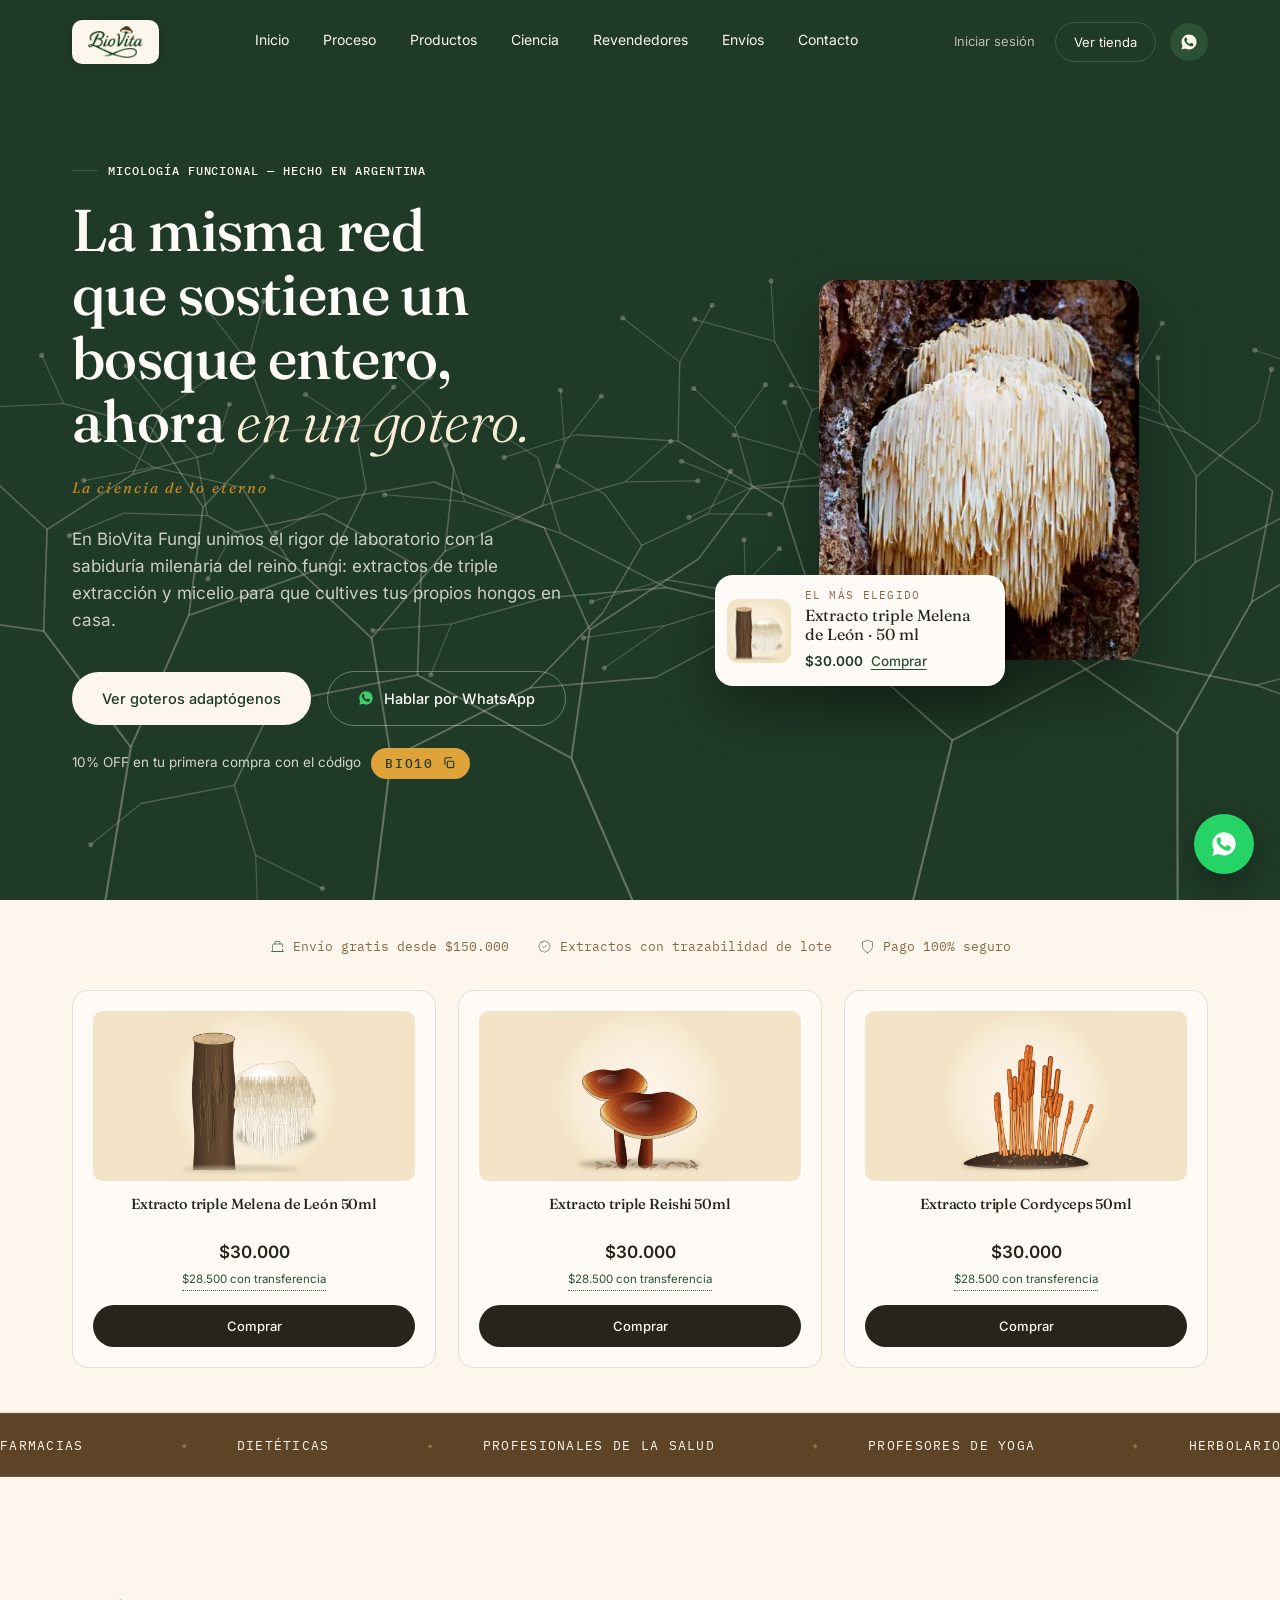
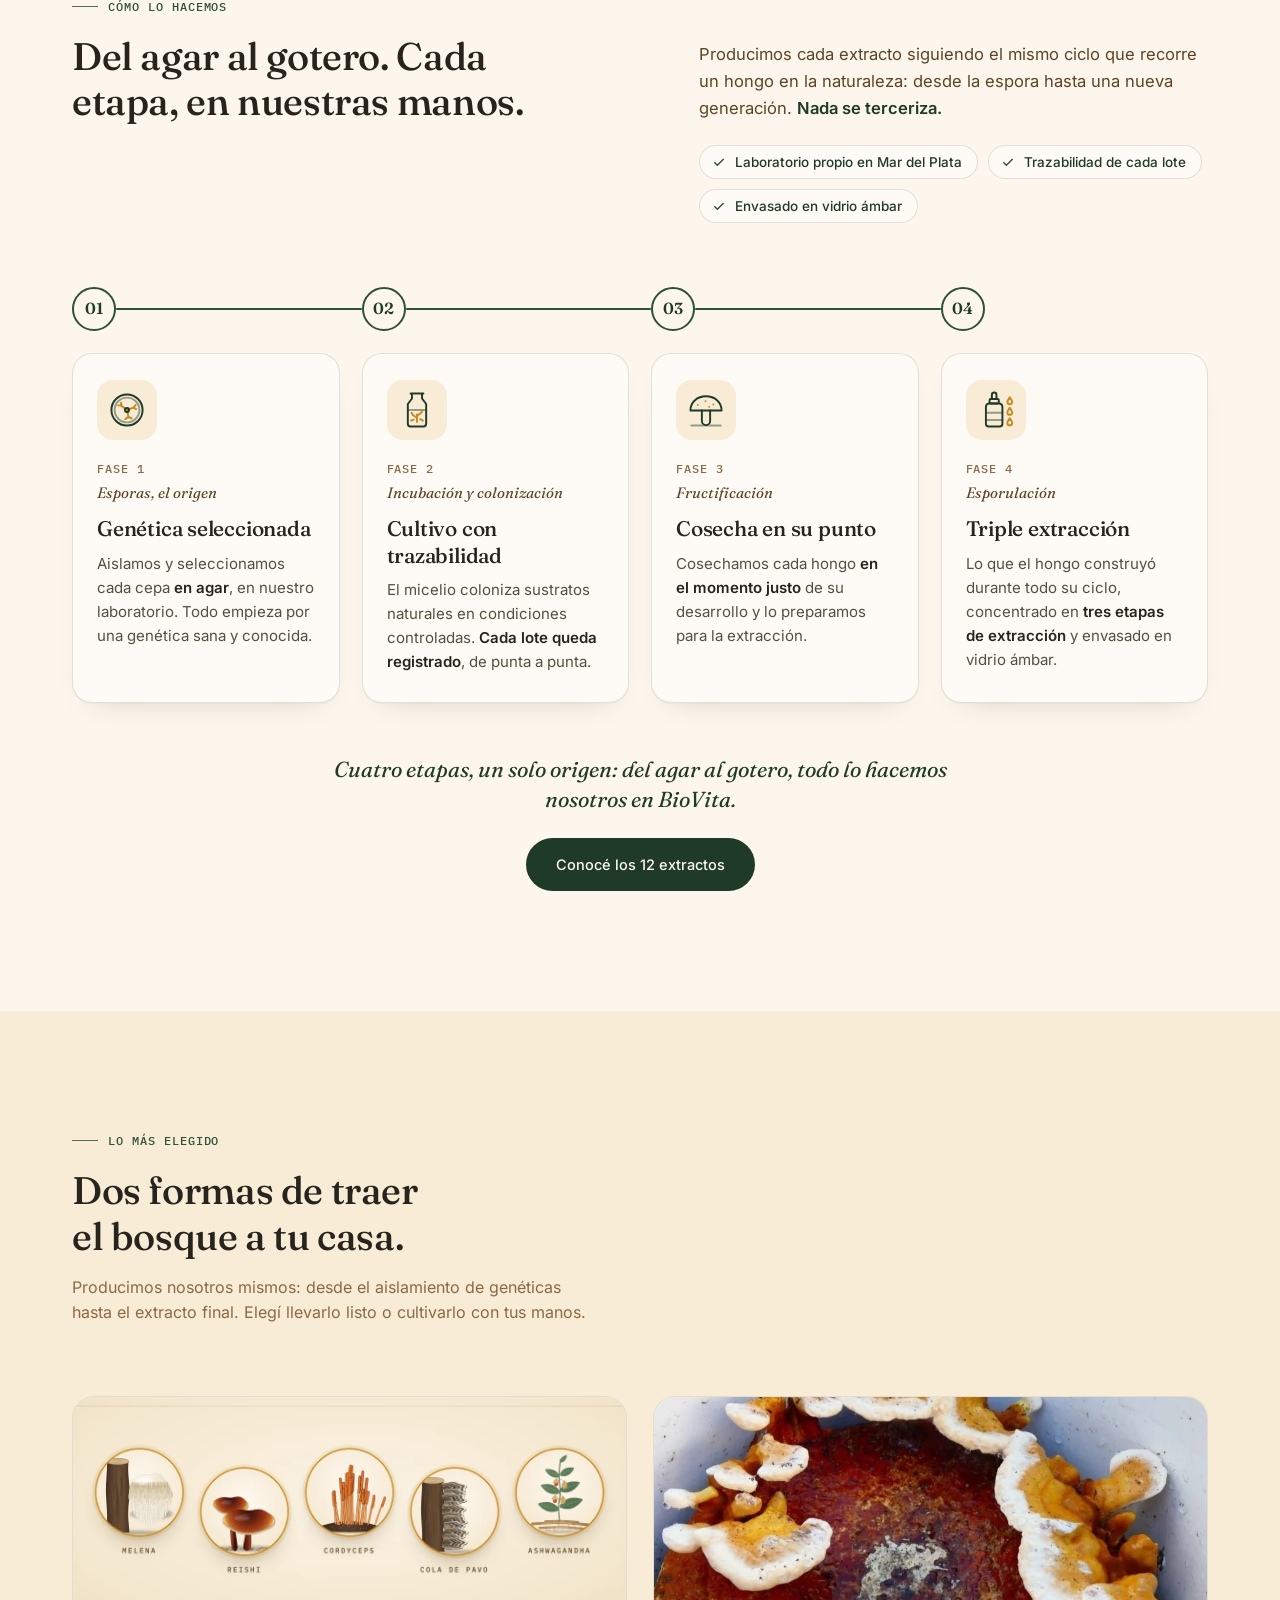
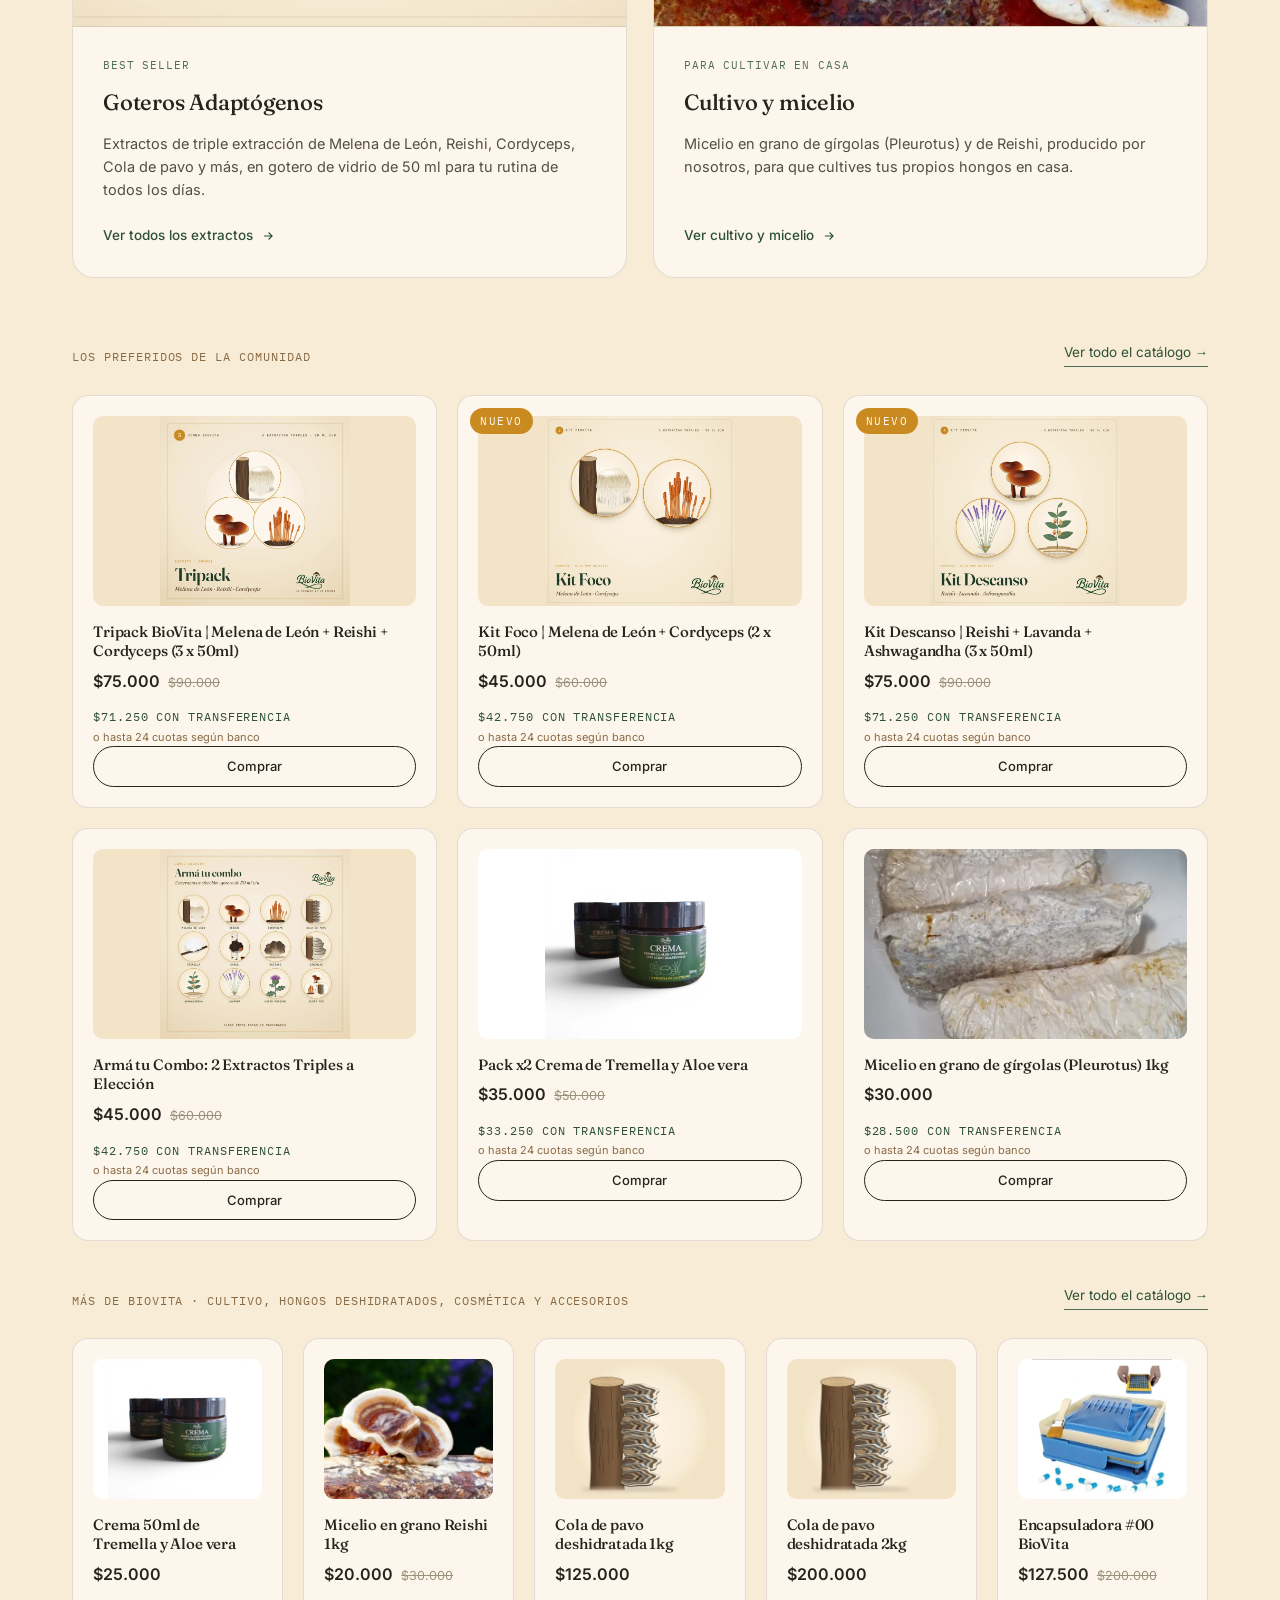
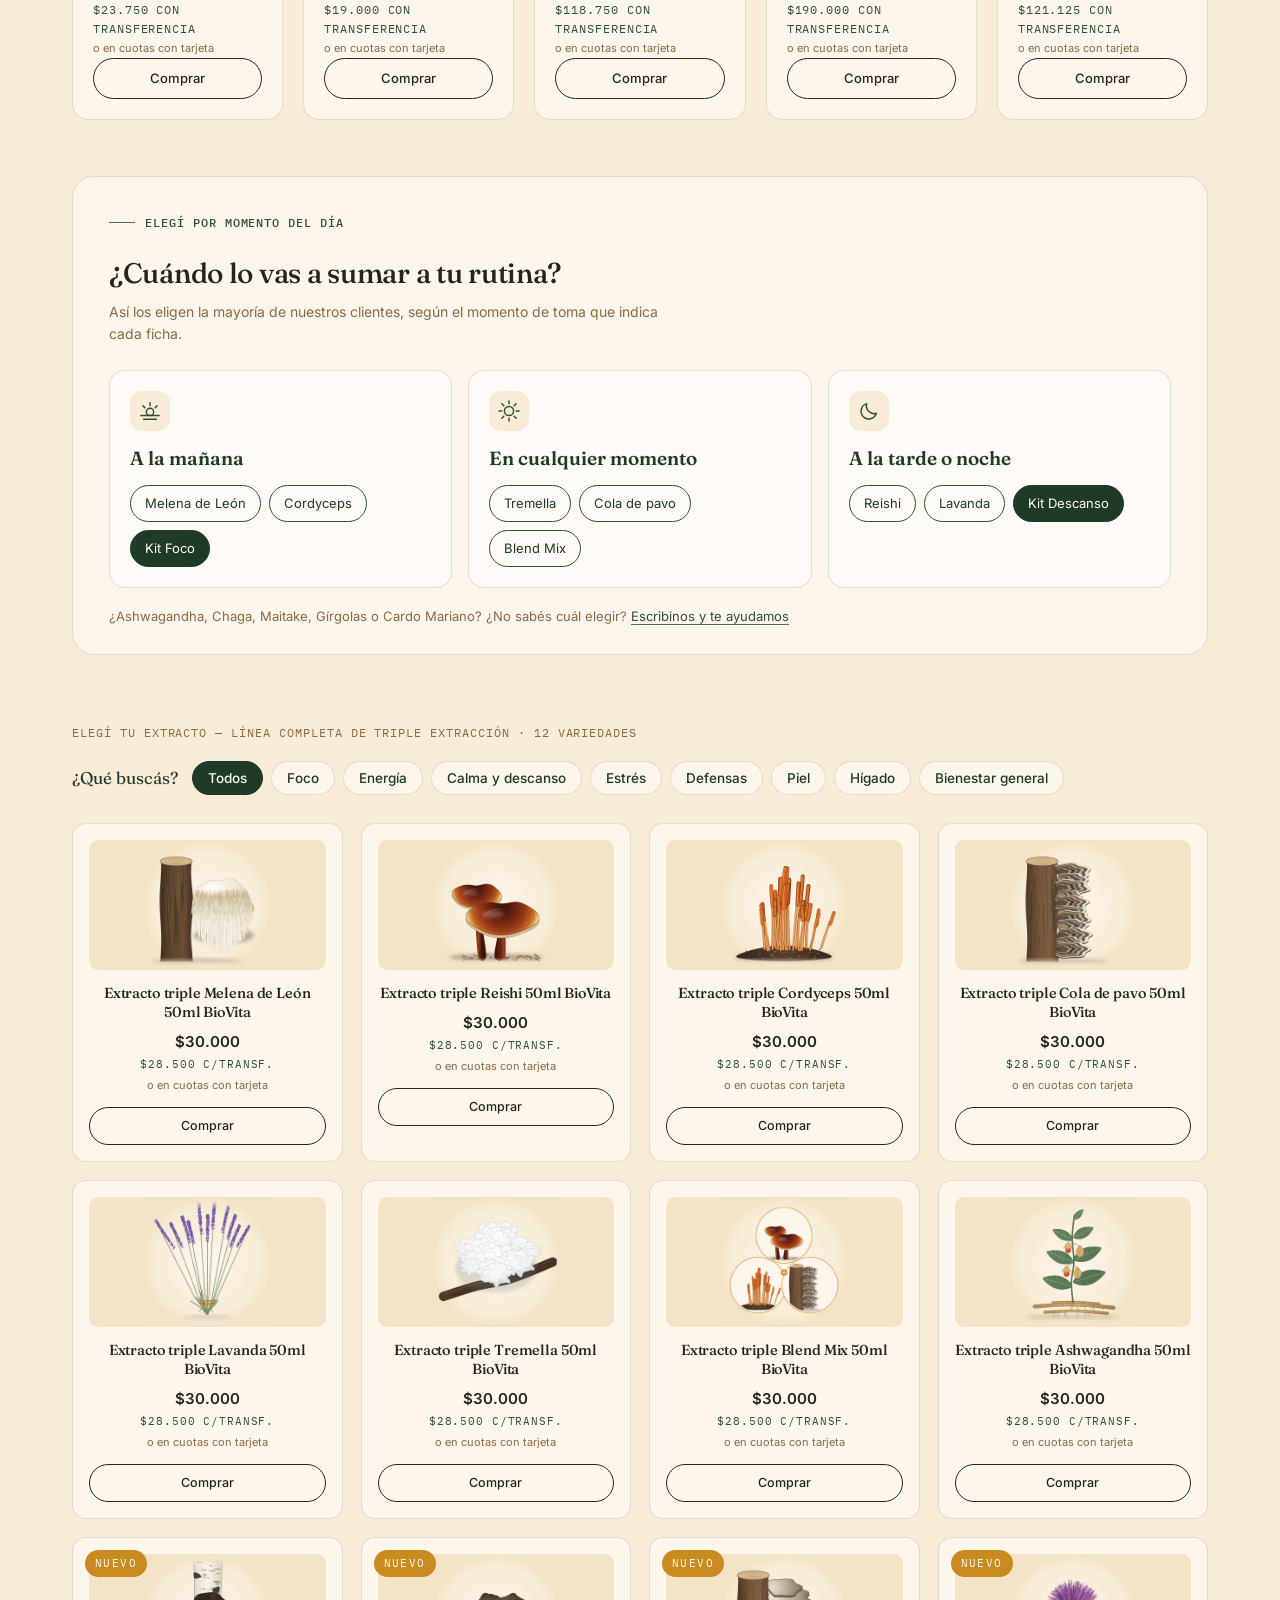
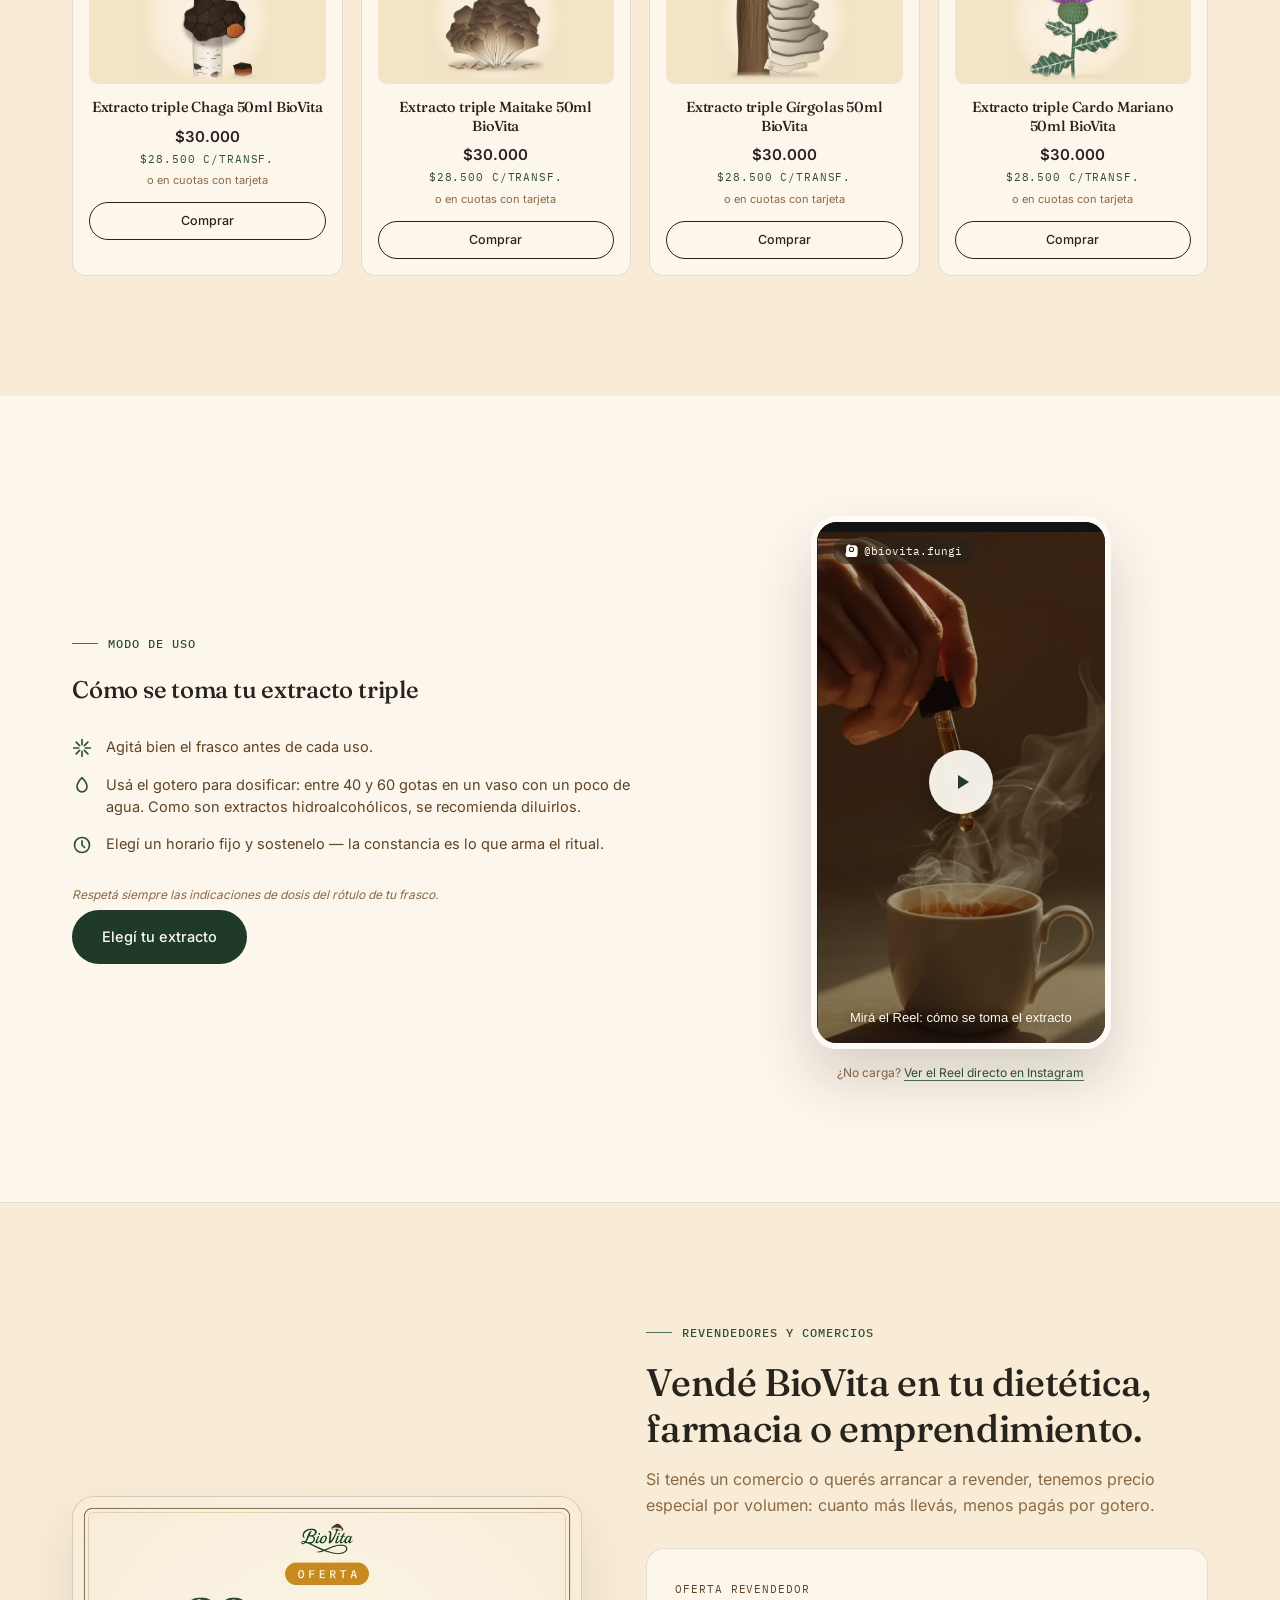
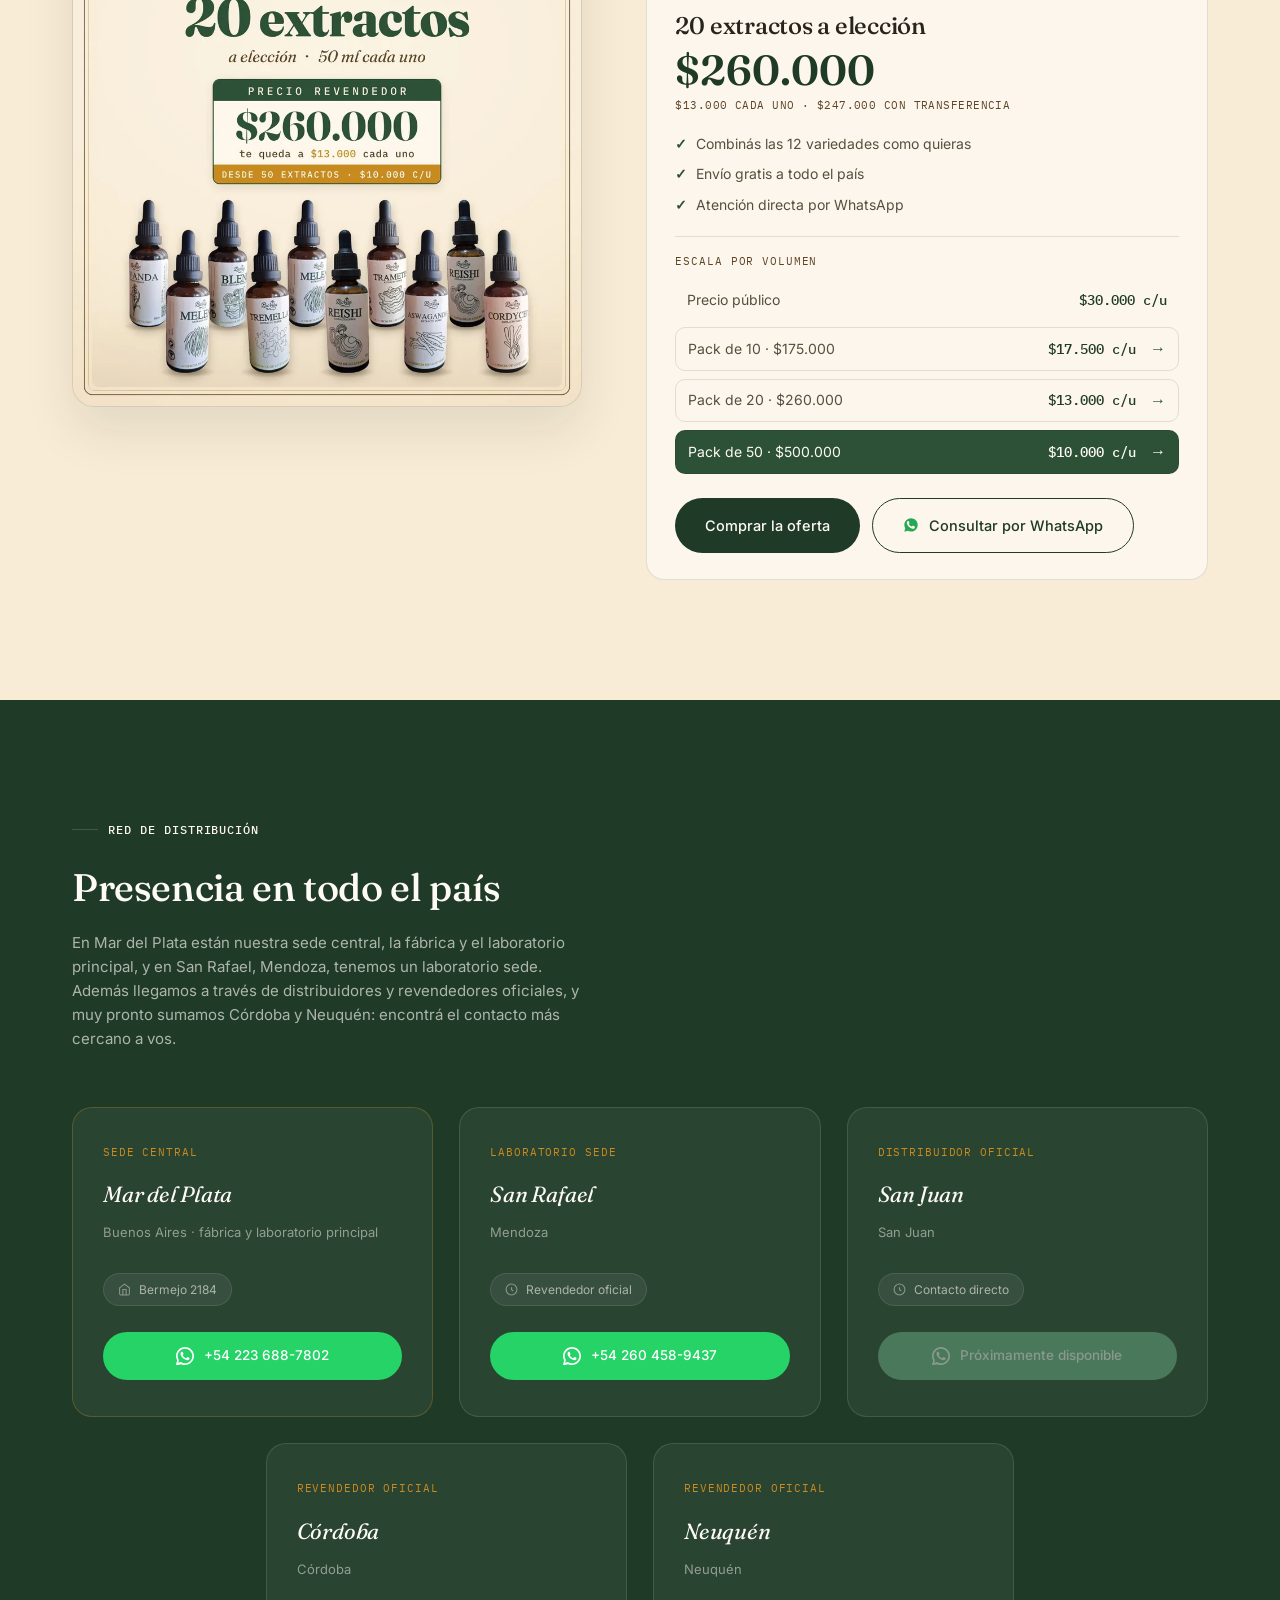
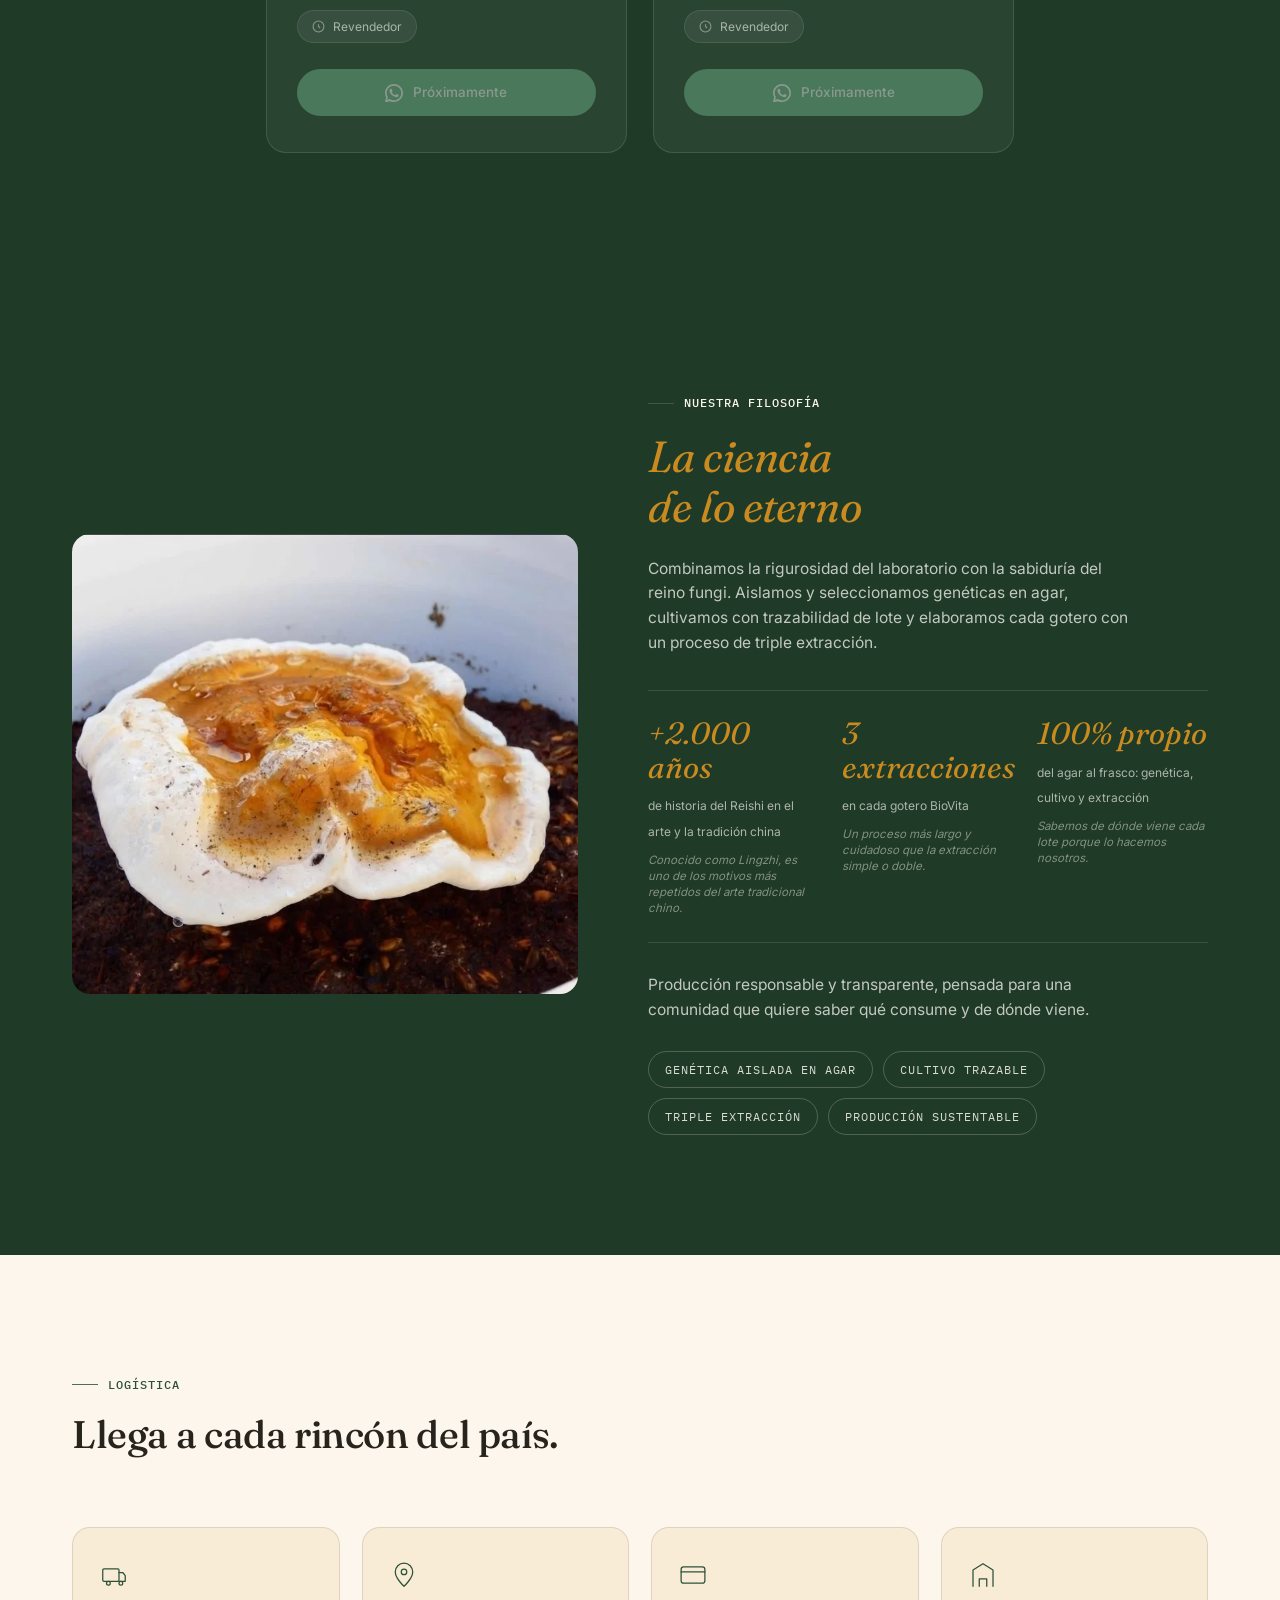
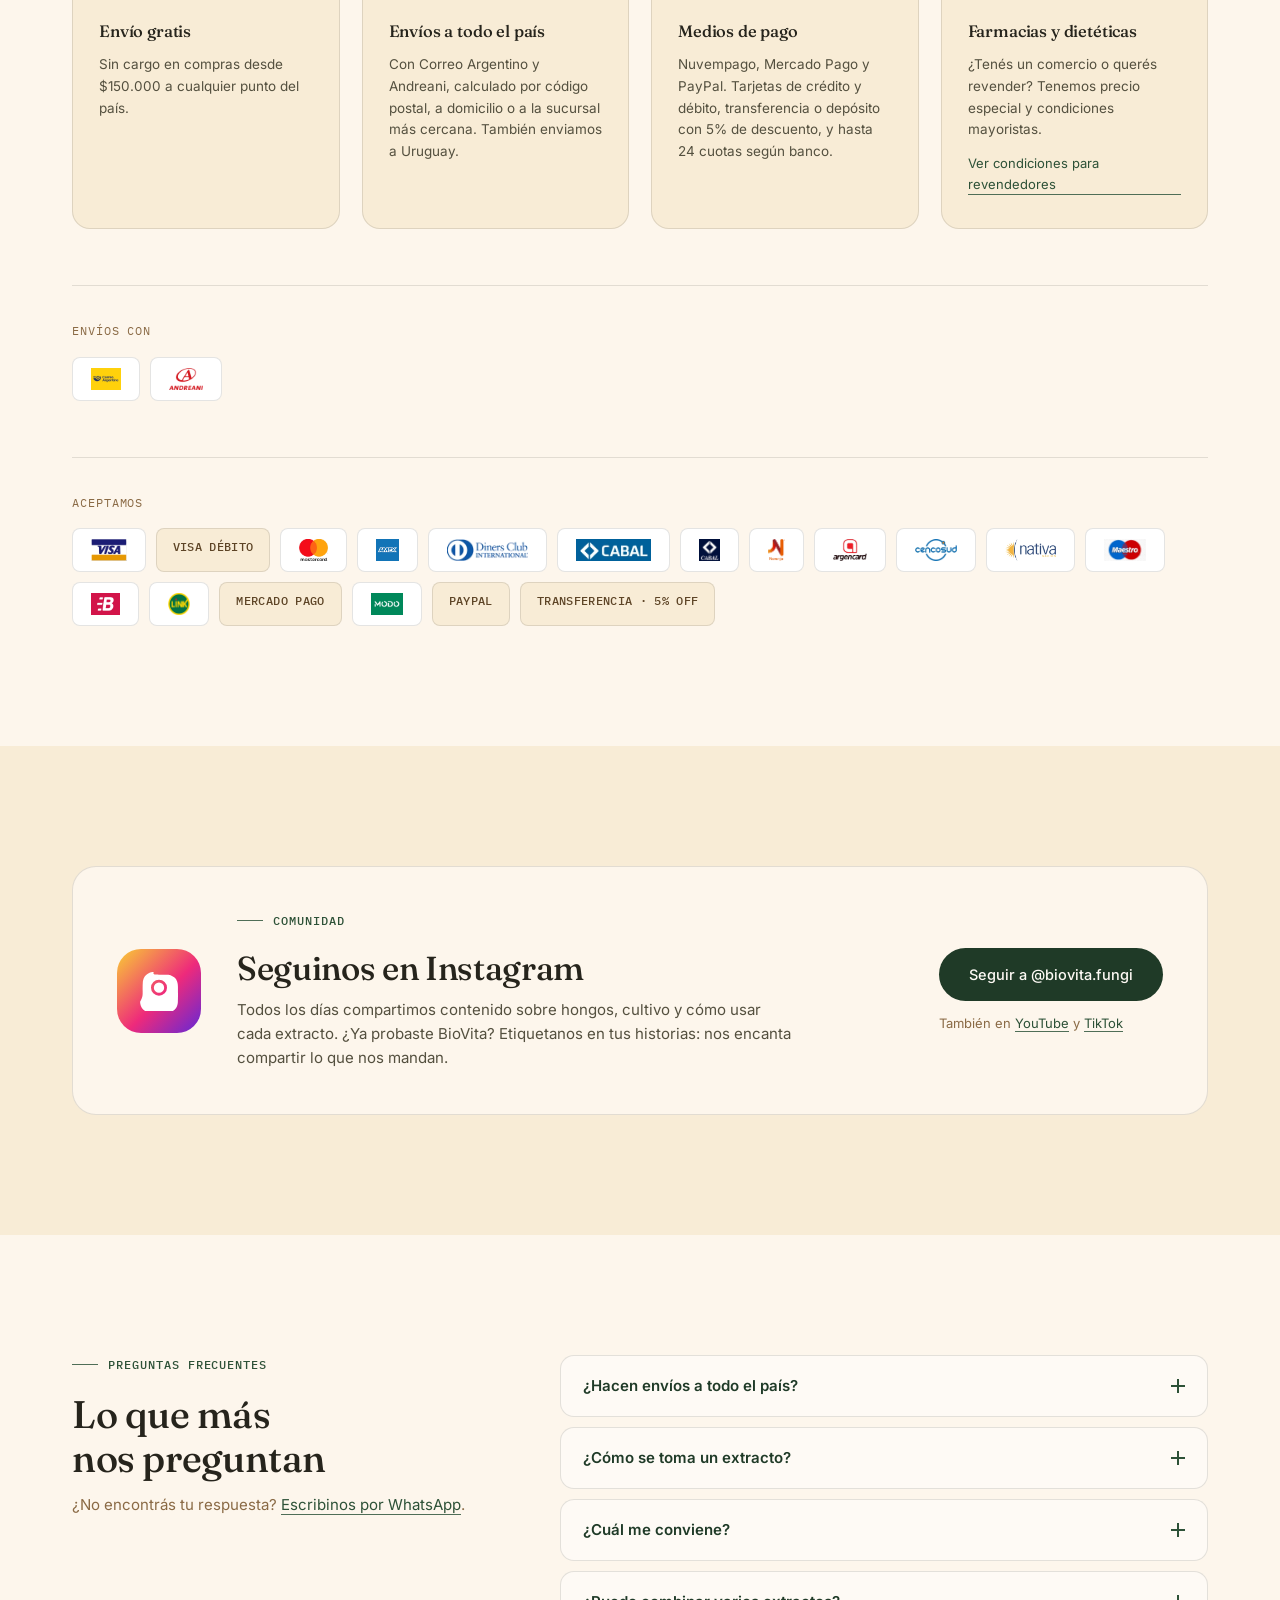
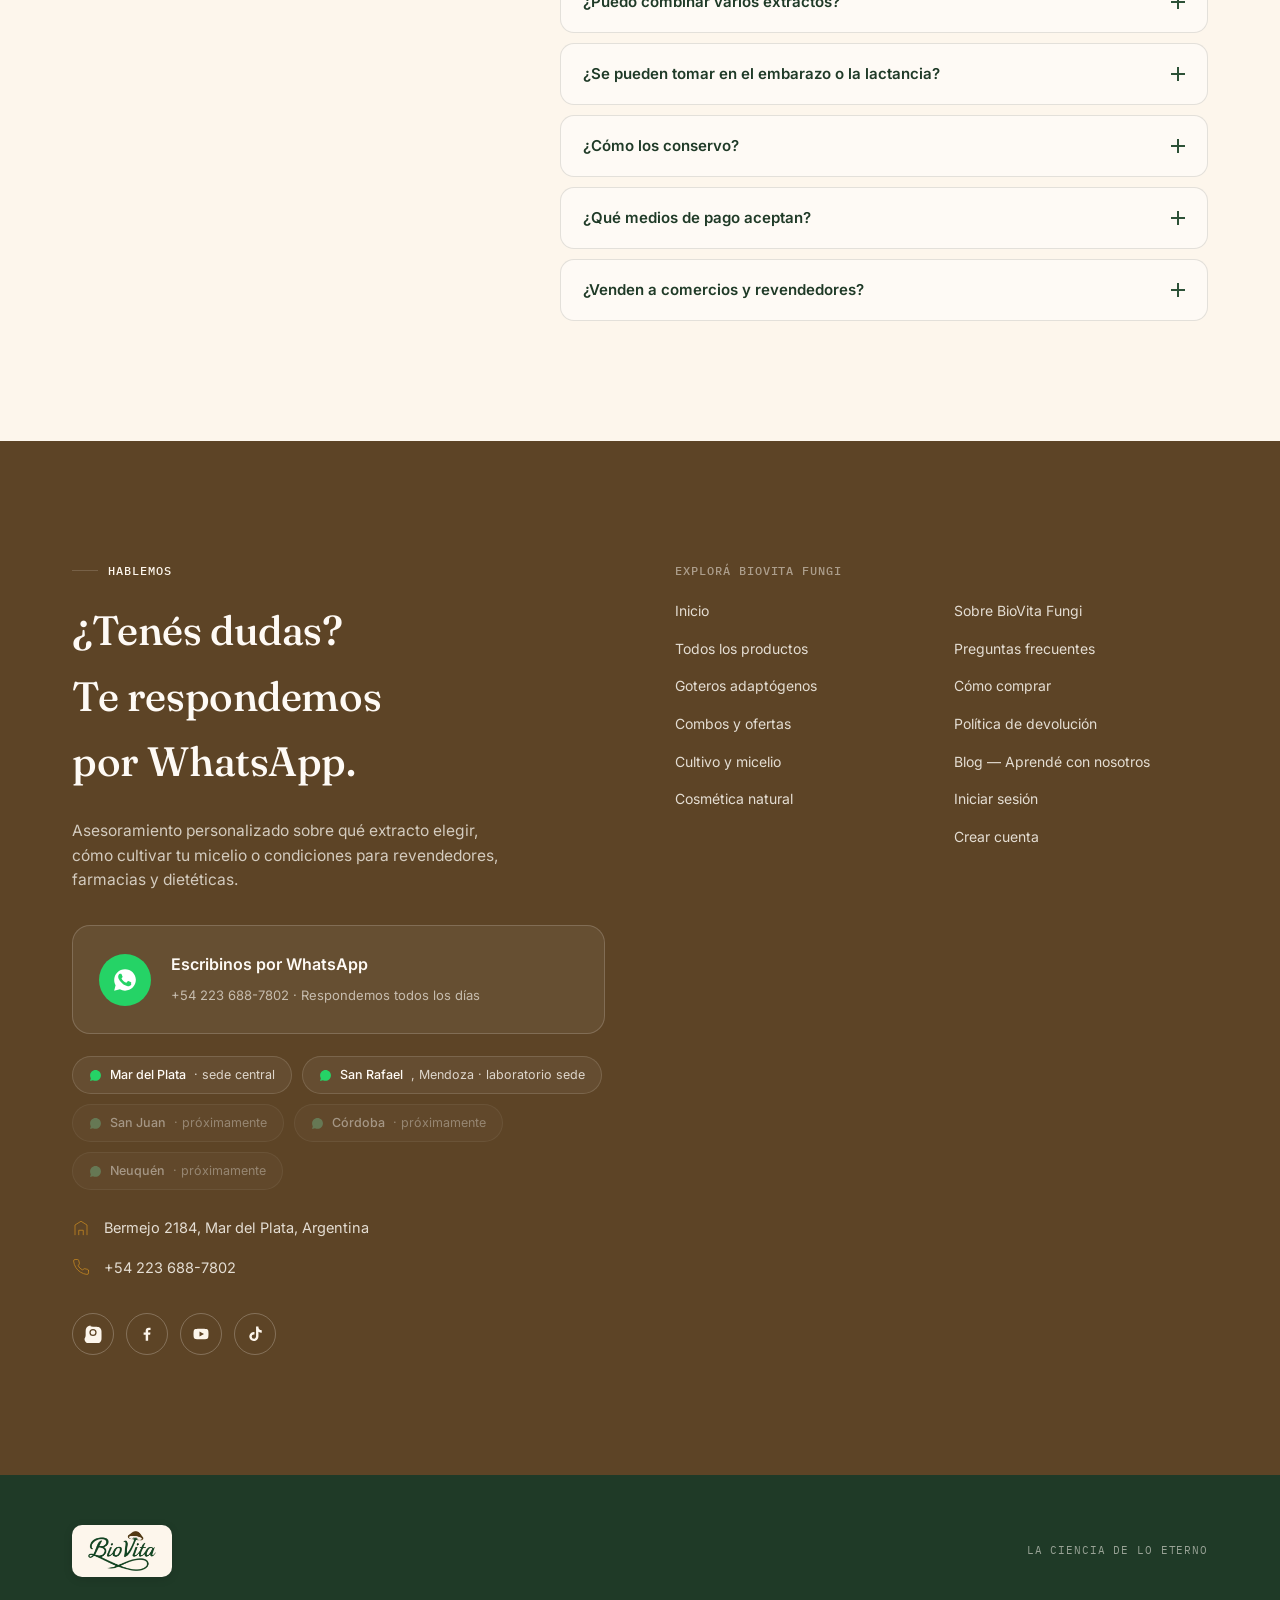
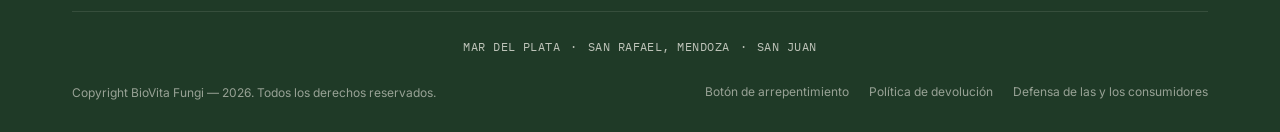
<file: index.html>
<!-- VERSION: 2026-11-23-v14 — imágenes en /img, precios al 22/11/2026, triple extracción. Todos los links de compra deben ir a biovitafungi.mitiendanube.com (los /productos/ no existen en www.biovitafungi.com). -->
<!DOCTYPE html>
<html lang="es-AR">
<head>
<meta charset="UTF-8">
<meta name="viewport" content="width=device-width, initial-scale=1.0">
<title>BioVita Fungi | Extractos de hongos de triple extracción · Mar del Plata</title>
<meta name="description" content="Extractos de triple extracción de Melena de León, Reishi, Cordyceps y más, micelio para cultivar en casa y cosmética natural. Hecho en Mar del Plata, envíos a todo el país.">
<link rel="canonical" href="https://www.biovitafungi.com/">
<meta name="theme-color" content="#1F3A27">
<link rel="icon" type="image/png" sizes="32x32" href="img/favicon-32.png">
<link rel="icon" type="image/png" sizes="192x192" href="img/favicon-192.png">
<link rel="apple-touch-icon" href="img/apple-touch-icon.png">
<meta property="og:type" content="website">
<meta property="og:site_name" content="BioVita Fungi">
<meta property="og:locale" content="es_AR">
<meta property="og:url" content="https://www.biovitafungi.com/">
<meta property="og:title" content="BioVita Fungi — La ciencia de lo eterno">
<meta property="og:description" content="Extractos de triple extracción de Melena de León, Reishi, Cordyceps y más, micelio para cultivar en casa y cosmética natural. Hecho en Mar del Plata, envíos a todo el país.">
<meta property="og:image" content="https://www.biovitafungi.com/img/og-biovita.jpg">
<meta property="og:image:width" content="1200">
<meta property="og:image:height" content="630">
<meta property="og:image:alt" content="Goteros de extractos BioVita Fungi">
<meta name="twitter:card" content="summary_large_image">
<link rel="preload" as="image" href="img/hero-melena-de-leon.webp" fetchpriority="high">
<script type="application/ld+json">{"@context": "https://schema.org", "@type": "ItemList", "name": "Extractos triples BioVita", "itemListElement": [{"@type": "ListItem", "position": 1, "item": {"@type": "Product", "name": "Extracto triple Melena de León 50 ml BioVita", "brand": {"@type": "Brand", "name": "BioVita Fungi"}, "image": "https://www.biovitafungi.com/img/productos/extracto-triple-melena-de-leon-1.jpg", "description": "Extracto hidroalcohólico de Melena de León elaborado con un proceso de triple extracción en Mar del Plata. Gotero de vidrio ámbar de 50 ml.", "url": "https://biovitafungi.mitiendanube.com/productos/extracto-doble-melena-de-leon-50ml-biovita/", "offers": {"@type": "Offer", "price": "30000", "priceCurrency": "ARS", "availability": "https://schema.org/InStock", "url": "https://biovitafungi.mitiendanube.com/productos/extracto-doble-melena-de-leon-50ml-biovita/"}}}, {"@type": "ListItem", "position": 2, "item": {"@type": "Product", "name": "Extracto triple Reishi 50 ml BioVita", "brand": {"@type": "Brand", "name": "BioVita Fungi"}, "image": "https://www.biovitafungi.com/img/productos/extracto-triple-reishi-1.jpg", "description": "Extracto hidroalcohólico de Reishi elaborado con un proceso de triple extracción en Mar del Plata. Gotero de vidrio ámbar de 50 ml.", "url": "https://biovitafungi.mitiendanube.com/productos/extracto-doble-reishi-50ml-biovita/", "offers": {"@type": "Offer", "price": "30000", "priceCurrency": "ARS", "availability": "https://schema.org/InStock", "url": "https://biovitafungi.mitiendanube.com/productos/extracto-doble-reishi-50ml-biovita/"}}}, {"@type": "ListItem", "position": 3, "item": {"@type": "Product", "name": "Extracto triple Cordyceps 50 ml BioVita", "brand": {"@type": "Brand", "name": "BioVita Fungi"}, "image": "https://www.biovitafungi.com/img/productos/extracto-triple-cordyceps-1.jpg", "description": "Extracto hidroalcohólico de Cordyceps elaborado con un proceso de triple extracción en Mar del Plata. Gotero de vidrio ámbar de 50 ml.", "url": "https://biovitafungi.mitiendanube.com/productos/extracto-doble-cordyceps-50ml-biovita/", "offers": {"@type": "Offer", "price": "30000", "priceCurrency": "ARS", "availability": "https://schema.org/InStock", "url": "https://biovitafungi.mitiendanube.com/productos/extracto-doble-cordyceps-50ml-biovita/"}}}, {"@type": "ListItem", "position": 4, "item": {"@type": "Product", "name": "Extracto triple Cola de pavo 50 ml BioVita", "brand": {"@type": "Brand", "name": "BioVita Fungi"}, "image": "https://www.biovitafungi.com/img/productos/extracto-triple-cola-de-pavo-1.jpg", "description": "Extracto hidroalcohólico de Cola de pavo elaborado con un proceso de triple extracción en Mar del Plata. Gotero de vidrio ámbar de 50 ml.", "url": "https://biovitafungi.mitiendanube.com/productos/extracto-doble-cola-de-pavo-50ml-biovita/", "offers": {"@type": "Offer", "price": "30000", "priceCurrency": "ARS", "availability": "https://schema.org/InStock", "url": "https://biovitafungi.mitiendanube.com/productos/extracto-doble-cola-de-pavo-50ml-biovita/"}}}, {"@type": "ListItem", "position": 5, "item": {"@type": "Product", "name": "Extracto triple Lavanda 50 ml BioVita", "brand": {"@type": "Brand", "name": "BioVita Fungi"}, "image": "https://www.biovitafungi.com/img/productos/extracto-triple-lavanda-1.jpg", "description": "Extracto hidroalcohólico de Lavanda elaborado con un proceso de triple extracción en Mar del Plata. Gotero de vidrio ámbar de 50 ml.", "url": "https://biovitafungi.mitiendanube.com/productos/extracto-doble-lavanda-50ml-biovita/", "offers": {"@type": "Offer", "price": "30000", "priceCurrency": "ARS", "availability": "https://schema.org/InStock", "url": "https://biovitafungi.mitiendanube.com/productos/extracto-doble-lavanda-50ml-biovita/"}}}, {"@type": "ListItem", "position": 6, "item": {"@type": "Product", "name": "Extracto triple Tremella 50 ml BioVita", "brand": {"@type": "Brand", "name": "BioVita Fungi"}, "image": "https://www.biovitafungi.com/img/productos/extracto-triple-tremella-1.jpg", "description": "Extracto hidroalcohólico de Tremella elaborado con un proceso de triple extracción en Mar del Plata. Gotero de vidrio ámbar de 50 ml.", "url": "https://biovitafungi.mitiendanube.com/productos/extracto-doble-tremella-50ml-biovita/", "offers": {"@type": "Offer", "price": "30000", "priceCurrency": "ARS", "availability": "https://schema.org/InStock", "url": "https://biovitafungi.mitiendanube.com/productos/extracto-doble-tremella-50ml-biovita/"}}}, {"@type": "ListItem", "position": 7, "item": {"@type": "Product", "name": "Extracto triple Blend Mix 50 ml BioVita", "brand": {"@type": "Brand", "name": "BioVita Fungi"}, "image": "https://www.biovitafungi.com/img/productos/extracto-triple-blend-mix-1.jpg", "description": "Extracto hidroalcohólico de Blend Mix elaborado con un proceso de triple extracción en Mar del Plata. Gotero de vidrio ámbar de 50 ml.", "url": "https://biovitafungi.mitiendanube.com/productos/extracto-doble-blendbmix-50ml-biovita/", "offers": {"@type": "Offer", "price": "30000", "priceCurrency": "ARS", "availability": "https://schema.org/InStock", "url": "https://biovitafungi.mitiendanube.com/productos/extracto-doble-blendbmix-50ml-biovita/"}}}, {"@type": "ListItem", "position": 8, "item": {"@type": "Product", "name": "Extracto triple Ashwagandha 50 ml BioVita", "brand": {"@type": "Brand", "name": "BioVita Fungi"}, "image": "https://www.biovitafungi.com/img/productos/extracto-triple-ashwagandha-1.jpg", "description": "Extracto hidroalcohólico de Ashwagandha elaborado con un proceso de triple extracción en Mar del Plata. Gotero de vidrio ámbar de 50 ml.", "url": "https://biovitafungi.mitiendanube.com/productos/extracto-doble-ashwaganda-50ml-biovita/", "offers": {"@type": "Offer", "price": "30000", "priceCurrency": "ARS", "availability": "https://schema.org/InStock", "url": "https://biovitafungi.mitiendanube.com/productos/extracto-doble-ashwaganda-50ml-biovita/"}}}, {"@type": "ListItem", "position": 9, "item": {"@type": "Product", "name": "Extracto triple Chaga 50 ml BioVita", "brand": {"@type": "Brand", "name": "BioVita Fungi"}, "image": "https://www.biovitafungi.com/img/productos/extracto-triple-chaga-1.jpg", "description": "Extracto hidroalcohólico de Chaga elaborado con un proceso de triple extracción en Mar del Plata. Gotero de vidrio ámbar de 50 ml.", "url": "https://biovitafungi.mitiendanube.com/productos/extracto-triple-chaga-50ml-biovita-18nbi/", "offers": {"@type": "Offer", "price": "30000", "priceCurrency": "ARS", "availability": "https://schema.org/InStock", "url": "https://biovitafungi.mitiendanube.com/productos/extracto-triple-chaga-50ml-biovita-18nbi/"}}}, {"@type": "ListItem", "position": 10, "item": {"@type": "Product", "name": "Extracto triple Maitake 50 ml BioVita", "brand": {"@type": "Brand", "name": "BioVita Fungi"}, "image": "https://www.biovitafungi.com/img/productos/extracto-triple-maitake-1.jpg", "description": "Extracto hidroalcohólico de Maitake elaborado con un proceso de triple extracción en Mar del Plata. Gotero de vidrio ámbar de 50 ml.", "url": "https://biovitafungi.mitiendanube.com/productos/extracto-triple-maitake-50ml-biovita-1eil9/", "offers": {"@type": "Offer", "price": "30000", "priceCurrency": "ARS", "availability": "https://schema.org/InStock", "url": "https://biovitafungi.mitiendanube.com/productos/extracto-triple-maitake-50ml-biovita-1eil9/"}}}, {"@type": "ListItem", "position": 11, "item": {"@type": "Product", "name": "Extracto triple Gírgolas 50 ml BioVita", "brand": {"@type": "Brand", "name": "BioVita Fungi"}, "image": "https://www.biovitafungi.com/img/productos/extracto-triple-girgolas-1.jpg", "description": "Extracto hidroalcohólico de Gírgolas elaborado con un proceso de triple extracción en Mar del Plata. Gotero de vidrio ámbar de 50 ml.", "url": "https://biovitafungi.mitiendanube.com/productos/extracto-triple-girgolas-50ml-biovita-7azal/", "offers": {"@type": "Offer", "price": "30000", "priceCurrency": "ARS", "availability": "https://schema.org/InStock", "url": "https://biovitafungi.mitiendanube.com/productos/extracto-triple-girgolas-50ml-biovita-7azal/"}}}, {"@type": "ListItem", "position": 12, "item": {"@type": "Product", "name": "Extracto triple Cardo Mariano 50 ml BioVita", "brand": {"@type": "Brand", "name": "BioVita Fungi"}, "image": "https://www.biovitafungi.com/img/productos/extracto-triple-cardo-mariano-1.jpg", "description": "Extracto hidroalcohólico de Cardo Mariano elaborado con un proceso de triple extracción en Mar del Plata. Gotero de vidrio ámbar de 50 ml.", "url": "https://biovitafungi.mitiendanube.com/productos/extracto-triple-cardo-mariano-50ml-biovita-48i6u/", "offers": {"@type": "Offer", "price": "30000", "priceCurrency": "ARS", "availability": "https://schema.org/InStock", "url": "https://biovitafungi.mitiendanube.com/productos/extracto-triple-cardo-mariano-50ml-biovita-48i6u/"}}}]}</script>
<script type="application/ld+json">{"@context": "https://schema.org", "@type": "FAQPage", "mainEntity": [{"@type": "Question", "name": "¿Hacen envíos a todo el país?", "acceptedAnswer": {"@type": "Answer", "text": "Sí, enviamos a toda la Argentina por Correo Argentino y Andreani. El envío es gratis en compras desde $150.000."}}, {"@type": "Question", "name": "¿Cómo se toma un extracto?", "acceptedAnswer": {"@type": "Answer", "text": "Agitá bien el frasco y poné entre 40 y 60 gotas en un vaso con un poco de agua. Como son extractos hidroalcohólicos, se recomienda diluirlos. Respetá siempre la porción indicada en el rótulo."}}, {"@type": "Question", "name": "¿Cuál me conviene?", "acceptedAnswer": {"@type": "Answer", "text": "Mirá la guía \"Elegí por momento del día\" o escribinos por WhatsApp y te ayudamos a elegir."}}, {"@type": "Question", "name": "¿Puedo combinar varios extractos?", "acceptedAnswer": {"@type": "Answer", "text": "Sí. Muchos de nuestros clientes combinan varios extractos, y hay quienes toman toda la línea. Nos cuentan que los sumaron sin problema a su rutina diaria. Respetá la porción indicada en el rótulo de cada uno y, ante cualquier duda, consultá a tu médico."}}, {"@type": "Question", "name": "¿Se pueden tomar en el embarazo o la lactancia?", "acceptedAnswer": {"@type": "Answer", "text": "No los recomendamos en embarazo, lactancia ni para niños. Ante cualquier duda, consultá a tu médico."}}, {"@type": "Question", "name": "¿Cómo los conservo?", "acceptedAnswer": {"@type": "Answer", "text": "Guardalos bien cerrados, en un lugar fresco y lejos de la luz directa del sol."}}, {"@type": "Question", "name": "¿Qué medios de pago aceptan?", "acceptedAnswer": {"@type": "Answer", "text": "Nuvempago, Mercado Pago y PayPal. Tarjetas de crédito y débito, hasta 24 cuotas según banco, y transferencia o depósito con 5% de descuento."}}, {"@type": "Question", "name": "¿Venden a comercios y revendedores?", "acceptedAnswer": {"@type": "Answer", "text": "Sí. Con el pack de 10 pagás $17.500 cada uno, con el de 20, $13.000, y con el de 50, $10.000. Los packs están en la tienda, o escribinos por WhatsApp para armar tu pedido."}}]}</script>
<script type="application/ld+json">{"@context": "https://schema.org", "@type": "Store", "name": "BioVita Fungi", "slogan": "La ciencia de lo eterno", "description": "Extractos de triple extracción de Melena de León, Reishi, Cordyceps y más, micelio para cultivar en casa y cosmética natural. Hecho en Mar del Plata, envíos a todo el país.", "url": "https://www.biovitafungi.com/", "logo": "https://www.biovitafungi.com/img/apple-touch-icon.png", "image": "https://www.biovitafungi.com/img/og-biovita.jpg", "telephone": "+54 9 223 688-7802", "address": {"@type": "PostalAddress", "streetAddress": "Bermejo 2184", "addressLocality": "Mar del Plata", "addressRegion": "Buenos Aires", "addressCountry": "AR"}, "areaServed": "AR", "sameAs": ["https://www.instagram.com/biovita.fungi/", "https://www.facebook.com/BiovitaFungi", "https://www.youtube.com/@BioVitaFungi", "https://www.tiktok.com/@biovitafungi", "https://biovitafungi.mitiendanube.com/"]}</script>
<link rel="preload" href="fonts/fraunces-latin-opsz-normal.woff2" as="font" type="font/woff2" crossorigin>
<style>
  @font-face{font-family:'Fraunces';font-style:normal;font-weight:100 900;font-display:swap;src:url(fonts/fraunces-latin-opsz-normal.woff2) format('woff2');}
  @font-face{font-family:'Fraunces';font-style:italic;font-weight:100 900;font-display:swap;src:url(fonts/fraunces-latin-opsz-italic.woff2) format('woff2');}
  @font-face{font-family:'Inter';font-style:normal;font-weight:400;font-display:swap;src:url(fonts/inter-latin-400-normal.woff2) format('woff2');}
  @font-face{font-family:'Inter';font-style:normal;font-weight:500;font-display:swap;src:url(fonts/inter-latin-500-normal.woff2) format('woff2');}
  @font-face{font-family:'Inter';font-style:normal;font-weight:600;font-display:swap;src:url(fonts/inter-latin-600-normal.woff2) format('woff2');}
  @font-face{font-family:'IBM Plex Mono';font-style:normal;font-weight:400;font-display:swap;src:url(fonts/ibm-plex-mono-latin-400-normal.woff2) format('woff2');}
  @font-face{font-family:'IBM Plex Mono';font-style:normal;font-weight:500;font-display:swap;src:url(fonts/ibm-plex-mono-latin-500-normal.woff2) format('woff2');}
  :root{
    --beige:#F8ECD6;
    --beige-light:#FDF6EC;
    --cream:#FEFAF5;
    --moss:#2D5137;
    --moss-deep:#1F3A27;
    --moss-soft:#4F6E57;
    --earth:#5D4426;
    --earth-soft:#8A6A45;
    --gold:#C98A20;
    --ink:#26241C;
    --line: rgba(38,36,28,0.12);
    --line-light: rgba(251,248,241,0.16);
  }

  *{margin:0;padding:0;box-sizing:border-box;}
  html{scroll-behavior:smooth;}
  body{
    background:var(--beige);
    color:var(--ink);
    font-family:'Inter',sans-serif;
    font-size:16px;
    line-height:1.6;
    overflow-x:hidden;
  }
  ::selection{background:var(--moss);color:var(--cream);}
  .sr-only{position:absolute;width:1px;height:1px;padding:0;margin:-1px;overflow:hidden;clip:rect(0,0,0,0);white-space:nowrap;border:0;}

  h1,h2,h3,.display{
    font-family:'Fraunces',serif;
    font-weight:500;
    letter-spacing:-0.01em;
    color:var(--ink);
  }
  .mono{
    font-family:'IBM Plex Mono',monospace;
    letter-spacing:0.08em;
    text-transform:uppercase;
  }
  a{color:inherit;text-decoration:none;}
  img{max-width:100%;display:block;}
  section{position:relative;}
  .wrap{max-width:1200px;margin:0 auto;padding:0 32px;}
  .gold{color:var(--gold);}

  .eyebrow{
    font-size:12px;
    color:var(--moss);
    font-weight:500;
    display:flex;
    align-items:center;
    gap:10px;
    margin-bottom:18px;
  }
  .eyebrow::before{
    content:'';
    width:26px;height:1px;
    background:var(--moss-soft);
    display:inline-block;
  }
  .eyebrow.on-dark{color:var(--beige-light);}
  .eyebrow.on-dark::before{background:var(--line-light);}

  /* reveal on scroll */
  .reveal{opacity:0;transform:translateY(28px);transition:opacity .9s ease, transform .9s ease;}
  .reveal.in{opacity:1;transform:translateY(0);}
  @media (prefers-reduced-motion: reduce){
    .reveal{opacity:1;transform:none;transition:none;}
  }

  .wa-btn-p.is-disabled, .zona-chip.is-disabled{
    opacity:0.45;cursor:not-allowed;pointer-events:none;filter:grayscale(0.6);
  }
  .wa-btn-p.is-disabled:hover{background:#25D366;transform:none;}

  /* ================= COMO SE TOMA (reel facade) ================= */
  #comotoma{background:var(--beige-light);border-bottom:1px solid var(--line);}
  .comotoma-grid{display:grid;grid-template-columns:1fr 0.85fr;gap:60px;align-items:center;}
  .comotoma-copy ul{list-style:none;display:flex;flex-direction:column;gap:16px;margin:26px 0 30px;}
  .comotoma-copy li{display:flex;gap:14px;align-items:flex-start;font-size:14.5px;line-height:1.5;color:var(--earth);}
  .comotoma-copy li svg{width:20px;height:20px;stroke:var(--moss);flex-shrink:0;margin-top:2px;}
  .comotoma-copy .rotulo-note{font-size:12px;color:var(--earth-soft);font-style:italic;}

  .reel-frame{
    position:relative;max-width:300px;margin:0 auto;
    border-radius:26px;overflow:hidden;aspect-ratio:9/16;
    box-shadow:0 30px 60px rgba(38,36,28,0.18);
    background:linear-gradient(155deg, var(--moss-deep) 0%, var(--earth) 100%);
    border:6px solid var(--cream);
  }
  .reel-poster{
    position:absolute;inset:0;width:100%;height:100%;
    background-size:cover;background-position:center;
    display:flex;flex-direction:column;align-items:center;justify-content:center;
    cursor:pointer;border:none;padding:0;
  }
  .reel-poster{background-image:linear-gradient(rgba(20,20,15,0.15), rgba(20,20,15,0.45)), url('img/reel-poster.webp');}
  .reel-poster .mycelium-deco{position:absolute;inset:0;opacity:0.15;}
  .reel-play-btn{
    width:64px;height:64px;border-radius:50%;
    background:rgba(251,248,241,0.95);
    display:flex;align-items:center;justify-content:center;
    box-shadow:0 8px 24px rgba(0,0,0,0.3);
    transition:transform .25s ease;z-index:2;
  }
  .reel-poster:hover .reel-play-btn{transform:scale(1.08);}
  .reel-play-btn svg{width:24px;height:24px;fill:var(--moss-deep);margin-left:3px;}
  .reel-ig-badge{
    position:absolute;top:16px;left:16px;z-index:2;
    display:flex;align-items:center;gap:6px;
    background:rgba(38,36,28,0.55);color:var(--cream);
    font-size:11px;font-family:'IBM Plex Mono',monospace;
    padding:6px 12px;border-radius:20px;
  }
  .reel-ig-badge svg{width:13px;height:13px;fill:var(--cream);}
  .reel-caption{position:absolute;bottom:18px;left:18px;right:18px;z-index:2;color:var(--cream);font-size:13px;font-weight:500;text-shadow:0 2px 8px rgba(0,0,0,0.4);}
  .reel-link-fallback{display:block;text-align:center;font-size:12px;color:var(--earth-soft);margin-top:14px;}
  .reel-link-fallback a{color:var(--moss);border-bottom:1px solid var(--moss-soft);}
  @media(max-width:900px){ .comotoma-grid{grid-template-columns:1fr;gap:36px;} }

  /* ================= BANDA DE PRODUCTO (hero hibrido) ================= */
  #destacados{background:var(--beige-light);padding:36px 0 44px;border-bottom:1px solid var(--line);}
  .trust-strip{display:flex;justify-content:center;flex-wrap:wrap;gap:28px;margin-bottom:34px;}
  .trust-strip span{display:flex;align-items:center;gap:8px;font-size:12.5px;color:var(--earth-soft);font-family:'IBM Plex Mono',monospace;}
  .trust-strip svg{width:15px;height:15px;stroke:var(--moss);flex-shrink:0;}
  .band-grid{display:grid;grid-template-columns:repeat(3,1fr);gap:22px;}
  .band-card{
    background:var(--cream);border:1px solid var(--line);border-radius:16px;
    padding:20px;text-align:center;transition:transform .3s ease, box-shadow .3s ease;
    display:flex;flex-direction:column;
  }
  .band-card:hover{transform:translateY(-4px);box-shadow:0 16px 34px rgba(38,36,28,0.08);}
  .band-card .ph-image{height:170px;margin-bottom:14px;border-radius:10px;background-color:#F3E4C8;}
  .band-card h3{font-size:14.5px;font-weight:500;margin-bottom:6px;line-height:1.3;min-height:38px;}
  .band-card .price-row{display:flex;justify-content:center;align-items:baseline;gap:7px;margin-bottom:4px;}
  .band-card .price-now{font-size:17px;font-weight:600;color:var(--ink);}
  .band-card .price-was{font-size:12px;color:#9a927a;text-decoration:line-through;}
  .band-card .band-reviews{font-size:11.5px;color:var(--moss);margin-bottom:14px;border-bottom:1px dotted var(--moss-soft);display:inline-block;padding-bottom:1px;width:fit-content;margin-left:auto;margin-right:auto;}
  .band-card a.buy{
    margin-top:auto;display:block;text-align:center;font-size:13px;font-weight:500;
    background:var(--ink);color:var(--cream);border-radius:30px;padding:11px;
    transition:all .3s ease;
  }
  .band-card a.buy:hover{background:var(--moss-deep);}
  @media (max-width:820px){
    .band-grid{display:flex;overflow-x:auto;scroll-snap-type:x mandatory;scroll-padding-inline:20px;gap:14px;margin:0 -20px;padding:4px 20px 14px;scrollbar-width:none;}
    .band-grid::-webkit-scrollbar{display:none;}
    .band-card{flex:0 0 72%;scroll-snap-align:start;}
    .trust-strip{gap:16px;justify-content:flex-start;overflow-x:auto;}
  }

  /* ================= NAV ================= */
  header{
    position:fixed;top:0;left:0;right:0;z-index:100;
    padding:20px 0;
    transition:background .4s ease, padding .4s ease, border-color .4s ease;
    border-bottom:1px solid transparent;
  }
  header.scrolled{
    background:rgba(237,228,210,0.92);
    backdrop-filter:blur(10px);
    padding:13px 0;
    border-bottom:1px solid var(--line);
  }
  header .wrap{display:flex;align-items:center;justify-content:space-between;}
  .logo{
    display:flex;align-items:center;
  }
  .logo-img{
    height:44px;width:auto;display:block;
    background:var(--beige-light);
    padding:6px 16px;border-radius:10px;
    box-shadow:0 2px 10px rgba(0,0,0,0.12);
  }
  .footer-logo-img{ height:52px; }

  nav.links{display:flex;gap:34px;font-size:14px;color:var(--beige-light);transition:color .4s ease;}
  header.scrolled nav.links{color:var(--ink);}
  nav.links a{position:relative;padding-bottom:3px;}
  nav.links a::after{
    content:'';position:absolute;left:0;bottom:0;width:0;height:1px;background:currentColor;
    transition:width .3s ease;
  }
  nav.links a:hover::after{width:100%;}

  .nav-actions{display:flex;align-items:center;gap:14px;}
  .btn-ghost-nav{
    border:1px solid var(--line-light);
    color:var(--beige-light);
    padding:9px 18px;border-radius:40px;font-size:13px;
    transition:all .3s ease;
  }
  header.scrolled .btn-ghost-nav{border-color:var(--line);color:var(--ink);}
  .btn-ghost-nav:hover{background:var(--beige-light);color:var(--moss-deep);}
  header.scrolled .btn-ghost-nav:hover{background:var(--moss);color:var(--cream);}

  .nav-wa{
    width:38px;height:38px;border-radius:50%;
    background:var(--moss);
    display:flex;align-items:center;justify-content:center;
    flex-shrink:0;
  }
  .nav-wa svg{width:18px;height:18px;fill:var(--beige-light);}

  .burger{display:none;}

  /* ================= HERO ================= */
  #inicio{
    background:var(--moss-deep);
    min-height:100vh;
    display:flex;align-items:center;
    padding-top:120px;padding-bottom:80px;
    overflow:hidden;
  }
  #myceliumCanvas{
    position:absolute;inset:0;width:100%;height:100%;
    opacity:0.9;
  }
  .hero-grid{
    position:relative;z-index:2;
    display:grid;grid-template-columns:1.15fr 0.85fr;gap:60px;align-items:center;
  }
  h1,h2{text-wrap:balance;}
  .hero-copy h1{
    color:var(--cream);
    font-size:clamp(2.4rem,4.6vw,4.1rem);
    line-height:1.08;
    font-weight:500;
    margin-bottom:22px;
  }
  .hero-copy h1 em{
    font-style:italic;
    font-weight:300;
    color:var(--beige);
  }
  .hero-tagline{
    font-family:'Fraunces',serif;
    font-style:italic;
    font-size:15px;
    letter-spacing:0.14em;
    margin-bottom:26px;
    display:inline-block;
  }
  .hero-copy p.lead{
    color:rgba(251,248,241,0.78);
    font-size:17px;
    max-width:490px;
    margin-bottom:36px;
  }
  .nav-login{font-size:13px;color:var(--beige-light);opacity:0.7;border-bottom:1px solid transparent;transition:all .25s ease;margin-right:6px;}
  .nav-login:hover{opacity:1;border-color:currentColor;}
  header.scrolled .nav-login{color:var(--ink);}

  .hero-ctas{display:flex;gap:16px;flex-wrap:wrap;align-items:center;margin-bottom:22px;}
  .btn{
    display:inline-flex;align-items:center;gap:10px;
    padding:15px 30px;border-radius:40px;
    font-size:14.5px;font-weight:500;
    cursor:pointer;border:none;
    transition:transform .35s cubic-bezier(.2,.8,.2,1), box-shadow .35s ease, background .3s ease;
  }
  .btn-primary{
    background:var(--beige-light);color:var(--moss-deep);
  }
  .btn-primary:hover{transform:translateY(-3px);box-shadow:0 14px 30px rgba(0,0,0,0.25);}
  .btn-outline{
    border:1px solid rgba(251,248,241,0.35);
    color:var(--cream);
  }
  .btn-outline:hover{background:rgba(251,248,241,0.08);border-color:rgba(251,248,241,0.6);}
  .btn-outline svg{width:16px;height:16px;fill:#3fce6a;}
  .hero-note{
    font-size:12.5px;color:rgba(251,248,241,0.55);
  }
  .hero-note b{color:var(--beige-light);font-weight:500;}
  .promo-code{display:inline-flex;flex-wrap:wrap;align-items:center;gap:10px;font-size:13.5px;color:rgba(251,248,241,0.82);}
  .code-copy{display:inline-flex;align-items:center;gap:8px;font-family:'IBM Plex Mono',monospace;font-size:13px;letter-spacing:.14em;font-weight:500;color:var(--moss-deep);background:#E0A33A;border:none;border-radius:999px;padding:7px 14px;cursor:pointer;transition:transform .2s ease, background .2s ease;}
  .code-copy:hover{transform:translateY(-1px);background:#E8B04E;}
  .code-copy svg{width:14px;height:14px;stroke:currentColor;fill:none;stroke-width:2;}
  .code-copy.copied{background:var(--beige-light);}
  /* tarjeta de producto flotante en el hero */
  .hero-product{position:absolute;left:-36px;bottom:-26px;z-index:3;display:flex;align-items:center;gap:14px;background:var(--cream);border-radius:18px;padding:12px 18px 12px 12px;box-shadow:0 24px 50px rgba(0,0,0,0.32);color:var(--ink);text-decoration:none;max-width:290px;transition:transform .3s ease;}
  .hero-product:hover{transform:translateY(-3px);}
  .hero-product img{width:64px;height:64px;border-radius:12px;object-fit:cover;background:#F3E4C8;flex-shrink:0;}
  .hero-product .hp-k{display:block;font-family:'IBM Plex Mono',monospace;font-size:10.5px;letter-spacing:.12em;text-transform:uppercase;color:var(--earth-soft);}
  .hero-product .hp-n{display:block;font-family:'Fraunces',serif;font-size:16px;line-height:1.2;margin:2px 0 4px;}
  .hero-product .hp-p{font-size:13.5px;font-weight:600;color:var(--moss-deep);}
  .hero-product .hp-p span{font-weight:500;color:var(--moss);text-decoration:underline;text-underline-offset:3px;margin-left:8px;}
  @media (max-width:980px){.hero-visual{flex-direction:column;}.hero-product{position:relative;left:auto;bottom:auto;margin:-36px auto 0;}}

  .hero-visual{
    position:relative;
    display:flex;align-items:center;justify-content:center;
  }
  .ph-image{
    position:relative;
    border-radius:18px;
    background-size:contain;
    background-repeat:no-repeat;
    background-position:center;
    background-color:#F8ECD6;
    overflow:hidden;
    display:flex;flex-direction:column;align-items:center;justify-content:flex-end;gap:12px;
    text-align:center;
    color:rgba(251,248,241,0.85);
  }
  .ph-image > img{position:absolute;inset:0;width:100%;height:100%;object-fit:contain;display:block;}
  .ph-image.fit-cover > img, .hero-bottle > img{object-fit:cover;}
  .ph-image.on-white{background-color:#fff !important;}
  .ph-image svg{width:40px;height:40px;opacity:0.6;}
  .ph-image span{font-size:11px;line-height:1.5;max-width:220px;}
  .ph-image.photo{justify-content:flex-end;}
  .ph-image.photo::after{
    content:'';position:absolute;inset:0;
    background:linear-gradient(180deg, rgba(0,0,0,0) 55%, rgba(20,20,15,0.55) 100%);
    pointer-events:none;
  }
  .ph-image.photo .credit{
    position:relative;z-index:1;font-size:9.5px;color:rgba(255,255,255,0.75);
    padding:8px 10px;letter-spacing:0.06em;
  }
  .ph-image.photo.no-credit::after{display:none;}
  .hero-bottle{width:320px;height:380px;background-size:cover !important;box-shadow:0 30px 60px rgba(0,0,0,0.35);}
  .hero-bottle .mono{font-size:10px;}
  .hero-glow{
    position:absolute;width:340px;height:340px;border-radius:50%;
    background:radial-gradient(circle, rgba(198,161,91,0.16), transparent 70%);
    filter:blur(10px);z-index:-1;
  }

  /* ================= TICKER ================= */
  .ticker-wrap{
    background:var(--earth);
    padding:18px 0;overflow:hidden;white-space:nowrap;
    border-top:1px solid rgba(251,248,241,0.1);
    border-bottom:1px solid rgba(251,248,241,0.1);
  }
  .ticker{
    display:inline-flex;gap:48px;
    animation:scroll-left 32s linear infinite;
  }
  .ticker span{
    color:var(--beige-light);
    font-size:13px;
    display:inline-flex;align-items:center;gap:48px;
  }
  .ticker span::after{content:'✦';color:rgba(198,161,91,0.5);margin-left:48px;font-size:10px;}
  @keyframes scroll-left{
    0%{transform:translateX(0);}
    100%{transform:translateX(-50%);}
  }
  @media (prefers-reduced-motion: reduce){ .ticker{animation:none;} }

  /* ================= SECTION GENERIC ================= */
  .section{padding:120px 0;}
  .section-head{max-width:640px;margin-bottom:70px;}
  .section-head h2{font-size:clamp(1.8rem,3vw,2.6rem);line-height:1.18;}
  .section-head p{color:var(--earth-soft);margin-top:16px;font-size:16px;max-width:520px;}

  /* ================= CÓMO LO HACEMOS (proceso) ================= */
  #ventajas{background:var(--beige-light);overflow:hidden;}
  .proc-head{display:grid;grid-template-columns:1.05fr .95fr;gap:64px;align-items:start;margin-bottom:64px;}
  .proc-head > div:last-child{padding-top:44px;}
  .proc-head h2{font-size:clamp(1.8rem,3vw,2.6rem);line-height:1.18;}
  .proc-head p{color:var(--earth);font-size:16.5px;line-height:1.65;}
  .proc-head p strong{color:var(--moss-deep);font-weight:600;}
  .proc-proof{list-style:none;display:flex;flex-wrap:wrap;gap:10px;margin-top:22px;}
  .proc-proof li{
    display:inline-flex;align-items:center;gap:8px;
    padding:8px 15px 8px 11px;border-radius:40px;
    background:var(--cream);border:1px solid var(--line);
    font-size:13.5px;font-weight:500;color:var(--moss-deep);line-height:1.2;
  }
  .proc-proof svg{width:16px;height:16px;stroke:var(--moss);stroke-width:2;fill:none;flex-shrink:0;}

  .proc-wrap{position:relative;}
  .proc-track{list-style:none;position:relative;display:grid;grid-template-columns:repeat(4,1fr);gap:22px;}
  .pstep{position:relative;display:flex;flex-direction:column;}
  .pstep:nth-child(2){transition-delay:.12s;}
  .pstep:nth-child(3){transition-delay:.24s;}
  .pstep:nth-child(4){transition-delay:.36s;}
  /* conectores entre etapas: se dibujan en secuencia al aparecer */
  .pstep:not(:last-child)::before,
  .pstep:not(:last-child)::after{
    content:'';position:absolute;top:21px;left:44px;width:calc(100% - 22px);height:2px;border-radius:2px;
  }
  .pstep:not(:last-child)::before{background:var(--line);}
  .pstep:not(:last-child)::after{background:var(--moss);transform:scaleX(0);transform-origin:left;transition:transform .9s cubic-bezier(.4,0,.2,1);}
  .pstep:nth-child(1)::after{transition-delay:.5s;}
  .pstep:nth-child(2)::after{transition-delay:1s;}
  .pstep:nth-child(3)::after{transition-delay:1.5s;}
  .pstep.in::after{transform:scaleX(1);}
  .pnum{
    width:44px;height:44px;border-radius:50%;flex-shrink:0;
    display:grid;place-items:center;position:relative;z-index:1;
    background:var(--beige-light);border:2px solid var(--moss);
    font-family:'Fraunces',serif;font-weight:600;font-size:16px;color:var(--moss-deep);
    margin-bottom:22px;
  }
  .pcard{
    flex:1;background:var(--cream);border:1px solid var(--line);border-radius:20px;
    padding:26px 24px 28px;
    box-shadow:0 1px 0 rgba(38,36,28,.03), 0 14px 30px -22px rgba(38,36,28,.25);
    transition:transform .35s cubic-bezier(.2,.8,.2,1), box-shadow .35s ease;
  }
  .pcard:hover{transform:translateY(-4px);box-shadow:0 1px 0 rgba(38,36,28,.03), 0 22px 40px -22px rgba(38,36,28,.35);}
  .picon{width:60px;height:60px;border-radius:16px;background:var(--beige);display:grid;place-items:center;margin-bottom:20px;}
  .picon svg{width:44px;height:44px;stroke:var(--moss-deep);stroke-width:2.1;fill:none;stroke-linecap:round;stroke-linejoin:round;}
  .picon svg .acc{stroke:var(--gold);}
  .ptag{display:flex;flex-direction:column;gap:3px;margin-bottom:10px;}
  .ptag .mono{font-size:11.5px;font-weight:500;color:var(--earth-soft);}
  .ptag em{font-family:'Fraunces',serif;font-style:italic;font-size:15px;color:var(--earth);}
  .pcard h3{font-size:21px;line-height:1.25;margin-bottom:10px;font-weight:500;}
  .pcard p{font-size:15px;line-height:1.6;color:#54503f;}
  .pcard p strong{font-weight:600;color:var(--ink);}

  .proc-foot{display:flex;flex-direction:column;align-items:center;text-align:center;gap:22px;margin-top:52px;}
  .stage-closing{
    font-family:'Fraunces',serif;font-style:italic;
    font-size:clamp(1.1rem,1.7vw,1.4rem);line-height:1.4;color:var(--moss-deep);max-width:640px;
  }
  @media (prefers-reduced-motion: reduce){
    .pstep::after{transform:none!important;transition:none!important;}
    .pcard,.pcard:hover{transition:none;transform:none;}
  }

  /* ================= PRODUCTOS ================= */
  #productos{background:var(--beige);}
  .cat-grid{display:grid;grid-template-columns:repeat(2,1fr);gap:26px;margin-bottom:64px;}
  .cat-card{
    background:var(--beige-light);
    border:1px solid var(--line);
    border-radius:22px;
    overflow:hidden;
    transition:transform .4s cubic-bezier(.2,.8,.2,1), box-shadow .4s ease;
    display:flex;flex-direction:column;
  }
  .cat-card:hover{transform:translateY(-8px);box-shadow:0 24px 50px rgba(38,36,28,0.12);}
  .cat-card .ph-image{
    height:230px;border-radius:0;border:none;border-bottom:1px solid var(--line);
    background-color:#F3E5CC;
    color:var(--earth);
  }
  .cat-card .ph-image svg{opacity:0.55;stroke:var(--earth);}
  .cat-body{padding:30px;flex:1;display:flex;flex-direction:column;}
  .cat-body .mono{font-size:11px;color:var(--moss-soft);margin-bottom:10px;}
  .cat-body h3{font-size:22px;margin-bottom:12px;}
  .cat-body p{font-size:14.5px;color:#54503f;margin-bottom:24px;flex:1;}
  .cat-link{
    font-size:13.5px;font-weight:500;color:var(--moss);
    display:inline-flex;align-items:center;gap:8px;
  }
  .cat-link svg{width:14px;height:14px;transition:transform .3s ease;}
  .cat-card:hover .cat-link svg{transform:translateX(5px);}

  .extracts-head{margin-top:64px;margin-bottom:28px;}
  .extracts-head .mono{font-size:12px;color:var(--earth-soft);}
  .goal-filter{display:flex;flex-wrap:wrap;align-items:center;gap:8px;margin-top:16px;}
  .goal-label{font-family:'Fraunces',serif;font-size:17px;color:var(--moss-deep);margin-right:6px;}
  .goal-chip{font-family:'Inter',sans-serif;font-size:13.5px;font-weight:500;color:var(--moss-deep);background:var(--beige-light);border:1px solid var(--line);border-radius:999px;padding:8px 15px;cursor:pointer;transition:all .2s ease;}
  .goal-chip:hover{border-color:var(--moss-soft);}
  .goal-chip.is-active{background:var(--moss-deep);color:var(--cream);border-color:var(--moss-deep);}
  .extract-card.is-hidden{display:none;}
  @media(max-width:760px){.goal-filter{flex-wrap:nowrap;overflow-x:auto;margin:16px -20px 0;padding:0 20px 6px;scrollbar-width:none;}.goal-filter::-webkit-scrollbar{display:none;}.goal-chip{flex-shrink:0;}.goal-label{flex-shrink:0;}}
  .extract-card{position:relative;}
  .new-tag{position:absolute;top:12px;left:12px;z-index:2;background:var(--gold);color:var(--cream);font-size:10.5px;letter-spacing:.14em;text-transform:uppercase;padding:5px 10px;border-radius:999px;}
  .extracts-grid{display:grid;grid-template-columns:repeat(4,1fr);gap:18px;}
  .extract-card{
    background:var(--beige-light);border:1px solid var(--line);border-radius:14px;
    padding:16px;text-align:center;transition:border-color .3s ease, transform .3s ease;
  }
  .extract-card:hover{border-color:var(--moss-soft);transform:translateY(-4px);}
  .extract-card .ph-image{height:130px;margin-bottom:14px;border-radius:9px;background-color:#F3E4C8;}
  .extract-card h3{font-size:14.5px;font-weight:500;margin-bottom:8px;line-height:1.3;}
  .extract-card .price-row{display:flex;justify-content:center;align-items:baseline;gap:7px;margin-bottom:2px;}
  .extract-card .price-now{font-size:15px;font-weight:600;color:var(--ink);}
  .extract-card .price-was{font-size:11.5px;color:#9a927a;text-decoration:line-through;}
  .extract-card .price-transfer{display:block;font-size:11px;color:var(--moss);margin-bottom:12px;}
  .extract-card a.buy{
    display:block;text-align:center;font-size:12.5px;font-weight:500;
    border:1px solid var(--ink);border-radius:30px;padding:8px;
    transition:all .3s ease;
  }
  .extract-card a.buy:hover{background:var(--ink);color:var(--cream);}
  @media (max-width:980px){ .extracts-grid{grid-template-columns:repeat(2,1fr);} }

  .picks-head{
    display:flex;justify-content:space-between;align-items:flex-end;margin-bottom:28px;
  }
  .picks-head .mono{font-size:12px;color:var(--earth-soft);}
  .picks-head a{font-size:13.5px;color:var(--moss);border-bottom:1px solid var(--moss-soft);padding-bottom:2px;}
  .picks-grid{display:grid;grid-template-columns:repeat(4,1fr);gap:20px;}
  .pick{
    background:var(--beige-light);border:1px solid var(--line);border-radius:16px;
    padding:20px;transition:border-color .3s ease, transform .3s ease;
  }
  .pick:hover{border-color:var(--moss-soft);transform:translateY(-4px);}
  .pick .ph-image{height:140px;margin-bottom:16px;border-radius:10px;background-color:#F3E4C8;color:var(--earth);}
  .pick .ph-image svg{width:26px;height:26px;}
  .pick .ph-image span{font-size:9.5px;}
  .pick h3{font-size:15px;font-weight:500;margin-bottom:8px;line-height:1.3;}
  .pick .price-row{display:flex;align-items:baseline;gap:8px;margin-bottom:14px;}
  .pick .price-now{font-size:16px;font-weight:600;color:var(--ink);}
  .pick .price-was{font-size:12.5px;color:#9a927a;text-decoration:line-through;}
  .pick .price-transfer{font-size:11.5px;color:var(--moss);display:block;margin-top:2px;}
  .pick a.buy{
    display:block;text-align:center;font-size:13px;font-weight:500;
    border:1px solid var(--ink);border-radius:30px;padding:9px;
    transition:all .3s ease;
  }
  .pick a.buy:hover{background:var(--ink);color:var(--cream);}

  /* ================= CIENCIA ================= */
  #ciencia{background:var(--moss-deep);color:var(--beige-light);}
  .ciencia-grid{display:grid;grid-template-columns:0.95fr 1.05fr;gap:70px;align-items:center;}
  #ciencia h2{color:var(--gold);font-size:clamp(1.9rem,3.4vw,3rem);font-style:italic;font-weight:400;line-height:1.15;margin-bottom:26px;}
  #ciencia .lead-body p{color:rgba(251,248,241,0.75);font-size:15.5px;margin-bottom:18px;max-width:480px;}
  .stat-row{display:grid;grid-template-columns:repeat(3,1fr);gap:22px;margin:34px 0 30px;padding:26px 0;border-top:1px solid rgba(251,248,241,0.12);border-bottom:1px solid rgba(251,248,241,0.12);}
  .stat-item .stat-num{display:block;font-family:'Fraunces',serif;font-style:italic;font-size:clamp(1.5rem,2.4vw,2.1rem);color:var(--gold);line-height:1.1;margin-bottom:8px;}
  .stat-item .stat-label{font-size:12px;color:rgba(251,248,241,0.65);line-height:1.4;}
  .stat-item .stat-why{display:block;font-size:11.5px;color:rgba(251,248,241,0.45);line-height:1.4;margin-top:8px;font-style:italic;}
  .stat-source{font-size:11px;color:rgba(251,248,241,0.4);font-style:italic;margin-top:-18px;margin-bottom:8px;}
  @media(max-width:700px){.stat-row{grid-template-columns:1fr;gap:20px;text-align:left;}}

  .tag-row{display:flex;flex-wrap:wrap;gap:10px;margin-top:28px;}
  .tag-pill{
    font-size:12px;padding:8px 16px;border-radius:30px;
    border:1px solid rgba(251,248,241,0.22);
    color:rgba(251,248,241,0.85);
  }
  #ciencia .ph-image{
    height:460px;
    background-color: rgba(92,107,72,0.4);
    color:rgba(251,248,241,0.55);
  }

  /* ================= ENVIOS ================= */
  #envios{background:var(--beige-light);}
  .ship-grid{display:grid;grid-template-columns:repeat(4,1fr);gap:22px;}
  .ship-card{
    background:var(--beige);border:1px solid var(--line);border-radius:18px;padding:32px 26px;
    transition:transform .35s ease, box-shadow .35s ease;
  }
  .ship-card:hover{transform:translateY(-6px);box-shadow:0 20px 40px rgba(38,36,28,0.1);}
  .ship-card svg{width:30px;height:30px;stroke:var(--moss);margin-bottom:20px;}
  .ship-card h3{font-size:16.5px;font-weight:500;margin-bottom:10px;}
  .ship-card p{font-size:13.5px;color:#54503f;}
  .ship-card a.mini-link{font-size:13px;color:var(--moss);border-bottom:1px solid var(--moss-soft);display:inline-block;margin-top:12px;}
  .pay-row{
    display:flex;flex-wrap:wrap;gap:10px;margin-top:56px;padding-top:36px;border-top:1px solid var(--line);
  }
  .pay-row .mono.label2{width:100%;font-size:11.5px;color:var(--earth-soft);margin-bottom:6px;}
  .pay-badge{
    font-family:'IBM Plex Mono',monospace;font-size:11.5px;font-weight:500;
    padding:9px 16px;border:1px solid var(--line);border-radius:8px;color:var(--earth);
    background:var(--beige);letter-spacing:0.03em;
  }
  .pay-badge.logo-badge{
    padding:10px 18px;display:flex;align-items:center;background:#fff;
  }
  .pay-badge.logo-badge img{height:22px;width:auto;display:block;}


  /* ================= REVENDEDORES ================= */
  #revendedores{background:var(--beige);}
  .rev-grid{display:grid;grid-template-columns:1fr 1.1fr;gap:64px;align-items:center;}
  .rev-img{border-radius:22px;overflow:hidden;border:1px solid var(--line);background:#EFE3CB;aspect-ratio:1/1;box-shadow:0 24px 50px rgba(38,36,28,0.10);}
  .rev-img img{width:100%;height:100%;object-fit:cover;}
  .rev-copy h2{font-size:clamp(1.8rem,3vw,2.6rem);line-height:1.18;margin:14px 0 16px;}
  .rev-copy > p{color:var(--earth-soft);max-width:520px;}
  .rev-offer{margin-top:30px;background:var(--beige-light);border:1px solid var(--line);border-radius:18px;padding:26px 28px;}
  .rev-offer > .mono{font-size:11px;color:var(--earth);}
  .rev-offer h3{font-size:24px;margin:6px 0 2px;}
  .rev-price{font-family:'Fraunces',serif;font-size:42px;font-weight:600;color:var(--moss-deep);line-height:1.1;}
  .rev-sub{font-size:12px;color:var(--moss);margin-top:4px;letter-spacing:0.04em;}
  .rev-list{list-style:none;margin:18px 0 0;display:grid;gap:8px;font-size:14px;color:#54503f;}
  .rev-list li::before{content:"\2713";color:var(--moss);margin-right:9px;font-weight:600;}
  .rev-tiers{margin-top:20px;border-top:1px solid var(--line);padding-top:16px;display:grid;gap:8px;}
  .rev-tier-title{font-size:11px;color:var(--earth);letter-spacing:0.08em;text-transform:uppercase;margin-bottom:2px;}
  .rev-tier{display:flex;justify-content:space-between;align-items:center;font-size:14px;color:#54503f;padding:8px 12px;border-radius:10px;}
  .rev-tier b{font-family:'IBM Plex Mono',monospace;font-weight:500;color:var(--moss-deep);}
  .rev-tier-top{background:var(--moss);color:var(--cream);}
  .rev-tier-top b{color:var(--cream);}
  .rev-tier-link{border:1px solid var(--line);transition:border-color .2s ease,background .2s ease;}
  .rev-tier-link:hover{border-color:var(--moss);background:rgba(45,81,55,.06);}
  .rev-tier-top.rev-tier-link:hover{background:var(--moss-deep);}
  .rev-tier span{flex:1;}
  .rev-tier i{font-style:normal;margin-left:14px;color:var(--moss);font-size:16px;}
  .rev-tier-top i{color:var(--cream);}
  .rev-ctas{display:flex;flex-wrap:wrap;gap:12px;margin-top:24px;}
  .btn-dark{background:var(--moss-deep);color:var(--cream);}
  .btn-dark:hover{transform:translateY(-3px);box-shadow:0 14px 30px rgba(0,0,0,0.2);}
  .btn-line{border:1px solid var(--moss-deep);color:var(--moss-deep);}
  .btn-line:hover{background:var(--moss-deep);color:var(--cream);}
  .btn-line svg{width:16px;height:16px;fill:#25a854;}
  @media(max-width:900px){.rev-grid{grid-template-columns:1fr;gap:36px;}.rev-img{max-width:440px;}}
  @media(max-width:600px){.rev-ctas .btn{width:100%;justify-content:center;}.rev-offer{padding:22px 20px;}}

  /* ================= COMUNIDAD ================= */
  #comunidad{background:var(--beige);}
  .ig-card{display:grid;grid-template-columns:auto 1fr auto;gap:36px;align-items:center;background:var(--beige-light);border:1px solid var(--line);border-radius:24px;padding:44px;}
  .ig-icon{width:84px;height:84px;border-radius:24px;background:linear-gradient(135deg,#f9ce34,#ee2a7b 55%,#6228d7);display:grid;place-items:center;}
  .ig-icon svg{width:40px;height:40px;fill:#fff;}
  .ig-card h2{font-size:clamp(1.6rem,2.6vw,2.2rem);margin:8px 0 10px;line-height:1.2;}
  .ig-card p{color:#54503f;max-width:560px;font-size:15px;}
  .ig-side{display:flex;flex-direction:column;gap:12px;align-items:flex-start;}
  .ig-more{font-size:13px;color:var(--earth-soft);}
  .ig-more a{color:var(--moss);border-bottom:1px solid var(--moss-soft);}
  @media(max-width:900px){.ig-card{grid-template-columns:1fr;padding:32px 26px;gap:22px;}.ig-side .btn{width:100%;justify-content:center;}}


  /* ================= MOMENTOS ================= */
  .moments{margin:56px 0 64px;background:var(--beige-light);border:1px solid var(--line);border-radius:22px;padding:36px 36px 28px;}
  .moments-head h3{font-size:clamp(1.4rem,2.2vw,1.9rem);margin:10px 0 6px;}
  .moments-head p{color:var(--earth-soft);font-size:14px;max-width:560px;}
  .moments-grid{display:grid;grid-template-columns:repeat(3,1fr);gap:16px;margin-top:24px;}
  .moment-card{background:var(--cream);border:1px solid var(--line);border-radius:16px;padding:20px;}
  .moment-icon{width:40px;height:40px;border-radius:12px;background:var(--beige);display:grid;place-items:center;margin-bottom:12px;}
  .moment-icon svg{width:22px;height:22px;fill:none;stroke:var(--moss);stroke-width:1.6;stroke-linecap:round;stroke-linejoin:round;}
  .moment-chip.moment-kit{background:var(--moss-deep);color:var(--cream);border-color:var(--moss-deep);}
  .moment-card h4{font-family:'Fraunces',serif;font-size:19px;font-weight:600;color:var(--moss-deep);margin-bottom:12px;}
  .moment-chips{display:flex;flex-wrap:wrap;gap:8px;}
  .moment-chip{font-size:13px;padding:7px 14px;border-radius:999px;border:1px solid var(--moss);color:var(--moss-deep);transition:all .2s ease;}
  .moment-chip:hover{background:var(--moss);color:var(--cream);}
  .moments-foot{margin-top:18px;font-size:13px;color:var(--earth-soft);}
  .moments-foot a{color:var(--moss);border-bottom:1px solid var(--moss-soft);}
  .price-cuotas{display:block;font-size:11px;color:var(--earth-soft);margin-top:-8px;margin-bottom:12px;}
  .pick .price-cuotas{margin-top:2px;margin-bottom:0;}
  .picks-grid-5{grid-template-columns:repeat(5,1fr);}
  .picks-grid-3{grid-template-columns:repeat(3,1fr);}
  .pick{position:relative;}
  .picks-grid-3 .pick .ph-image{height:190px;}
  @media(max-width:1100px){.picks-grid-5{grid-template-columns:repeat(3,1fr);}}
  @media(max-width:760px){
    .picks-grid, .picks-grid-5{display:flex;overflow-x:auto;scroll-snap-type:x mandatory;scroll-padding-inline:20px;gap:14px;margin:0 -20px;padding:4px 20px 14px;scrollbar-width:none;}
    .picks-grid::-webkit-scrollbar{display:none;}
    .picks-grid .pick{flex:0 0 62%;scroll-snap-align:start;}
    .swipe-hint{display:block;}
  }
  .swipe-hint{display:none;font-size:12px;color:var(--earth-soft);margin:-14px 0 12px;}
  .swipe-hint.on-dark{color:rgba(251,248,241,0.6);margin:0 0 12px;}
  @media(max-width:980px){#presencia .swipe-hint{display:block;}}

  @media(max-width:900px){.moments-grid{grid-template-columns:1fr;}.moments{padding:28px 22px 22px;}}

  /* ================= FAQ ================= */
  #faq{background:var(--beige-light);}
  .faq-wrap{display:grid;grid-template-columns:0.8fr 1.2fr;gap:56px;align-items:start;}
  .faq-head h2{font-size:clamp(1.8rem,3vw,2.5rem);margin:12px 0 12px;line-height:1.15;}
  .faq-head p{color:var(--earth-soft);font-size:15px;}
  .faq-head a{color:var(--moss);border-bottom:1px solid var(--moss-soft);}
  .faq-list{display:grid;gap:10px;}
  .faq-item{background:var(--cream);border:1px solid var(--line);border-radius:14px;padding:0 22px;}
  .faq-item summary{list-style:none;cursor:pointer;display:flex;justify-content:space-between;align-items:center;gap:16px;padding:18px 0;font-weight:600;color:var(--moss-deep);font-size:15px;}
  .faq-item summary::-webkit-details-marker{display:none;}
  .faq-plus{position:relative;width:14px;height:14px;flex-shrink:0;}
  .faq-plus::before,.faq-plus::after{content:"";position:absolute;left:0;top:6px;width:14px;height:2px;background:var(--moss);transition:transform .2s ease;}
  .faq-plus::after{transform:rotate(90deg);}
  .faq-item[open] .faq-plus::after{transform:rotate(0deg);}
  .faq-item p{padding:0 0 18px;color:#54503f;font-size:14.5px;line-height:1.6;}
  @media(max-width:900px){.faq-wrap{grid-template-columns:1fr;gap:28px;}}

  /* ================= TESTIMONIOS (sin uso) ================= */
  #testimonios{background:var(--beige);}
  .quote-grid{display:grid;grid-template-columns:repeat(3,1fr);gap:30px;}
  .quote-card{padding:32px 0 0 0;border-top:1px solid var(--line);}
  .quote-card p{font-family:'Fraunces',serif;font-style:italic;font-size:18px;line-height:1.5;color:var(--ink);margin-bottom:20px;}
  .quote-card .who{font-size:12.5px;color:var(--earth-soft);}
  .quote-card .who b{color:var(--moss);font-weight:600;}

  /* ================= PRESENCIA ================= */
  #presencia{background:var(--moss-deep);color:var(--beige-light);}
  #presencia h2{color:var(--cream);font-size:clamp(1.8rem,3vw,2.6rem);margin-bottom:12px;}
  #presencia .section-lead{color:rgba(251,248,241,0.65);font-size:15px;margin-bottom:56px;max-width:520px;}
  .presencia-grid{display:grid;grid-template-columns:repeat(6,1fr);gap:26px;}
  .presencia-grid > .presencia-card{grid-column:span 2;}
  .presencia-grid > .presencia-card:nth-child(4){grid-column:2 / span 2;}
  .presencia-grid > .presencia-card:nth-child(5){grid-column:4 / span 2;}
  .presencia-card{
    background:rgba(251,248,241,0.05);
    border:1px solid rgba(251,248,241,0.12);
    border-radius:20px;padding:36px 30px;
    display:flex;flex-direction:column;gap:6px;
    transition:background .3s ease, transform .3s ease, border-color .3s ease;
  }
  .presencia-card:hover{background:rgba(251,248,241,0.09);transform:translateY(-5px);border-color:rgba(201,138,32,0.35);}
  .presencia-card .p-eyebrow{font-size:11px;font-family:'IBM Plex Mono',monospace;color:var(--gold);letter-spacing:0.08em;text-transform:uppercase;margin-bottom:10px;}
  .presencia-card h3{font-family:'Fraunces',serif;font-size:22px;font-weight:400;font-style:italic;color:var(--cream);margin-bottom:4px;}
  .presencia-card .p-prov{font-size:13px;color:rgba(251,248,241,0.5);margin-bottom:24px;}
  .presencia-card .p-badge{
    display:inline-flex;align-items:center;gap:8px;
    font-size:12px;color:rgba(251,248,241,0.6);
    background:rgba(251,248,241,0.06);
    border:1px solid rgba(251,248,241,0.1);
    border-radius:20px;padding:6px 14px;
    margin-bottom:20px;width:fit-content;
  }
  .presencia-card .p-badge svg{opacity:0.7;}
  .presencia-card .wa-btn-p{
    display:flex;align-items:center;justify-content:center;gap:10px;
    background:#25D366;color:#fff;font-size:13.5px;font-weight:500;
    border-radius:30px;padding:13px 20px;
    transition:background .3s ease, transform .2s ease;
    margin-top:auto;
  }
  .presencia-card .wa-btn-p:hover{background:#1ebe59;transform:scale(1.02);}
  .presencia-card.sede-principal{border-color:rgba(201,138,32,0.3);}
  @media(max-width:980px){.presencia-grid{display:flex;overflow-x:auto;scroll-snap-type:x mandatory;scroll-padding-inline:20px;gap:14px;margin:0 -20px;padding:4px 20px 14px;scrollbar-width:none;}.presencia-grid::-webkit-scrollbar{display:none;}.presencia-grid > .presencia-card{flex:0 0 80%;max-width:340px;scroll-snap-align:start;}}

  /* ================= CONTACTO ================= */
  #contacto{background:var(--earth);color:var(--beige-light);}
  .contact-grid{display:grid;grid-template-columns:1fr 1fr;gap:70px;}
  #contacto h2{color:var(--cream);font-size:clamp(1.8rem,3.2vw,2.8rem);margin-bottom:24px;}
  #contacto .lead{color:rgba(251,248,241,0.75);font-size:15.5px;max-width:440px;margin-bottom:32px;}
  .wa-card{
    display:flex;align-items:center;gap:20px;
    background:rgba(251,248,241,0.06);
    border:1px solid rgba(251,248,241,0.18);
    border-radius:18px;padding:26px;margin-bottom:30px;
    transition:background .3s ease, transform .3s ease;
  }
  .wa-card:hover{background:rgba(251,248,241,0.1);transform:translateY(-3px);}
  .wa-icon{width:52px;height:52px;border-radius:50%;background:#25D366;display:flex;align-items:center;justify-content:center;flex-shrink:0;}
  .wa-icon svg{width:26px;height:26px;fill:#fff;}
  .wa-card .wa-text b{display:block;font-size:16px;margin-bottom:4px;color:var(--cream);}
  .wa-card .wa-text span{font-size:13px;color:rgba(251,248,241,0.65);}

  .zona-row{display:flex;flex-wrap:wrap;gap:10px;margin:-8px 0 26px;}
  .zona-chip{
    display:flex;align-items:center;gap:8px;
    font-size:12.5px;color:rgba(251,248,241,0.8);
    background:rgba(251,248,241,0.05);
    border:1px solid rgba(251,248,241,0.14);
    border-radius:30px;padding:8px 16px;
    transition:all .25s ease;
  }
  .zona-chip:hover{background:rgba(37,211,102,0.12);border-color:#25D366;color:var(--cream);}
  .zona-chip svg{width:13px;height:13px;fill:#25D366;flex-shrink:0;}
  .zona-chip b{color:var(--cream);font-weight:500;}

  .info-list{display:flex;flex-direction:column;gap:16px;margin-bottom:34px;}
  .info-list .row{display:flex;align-items:center;gap:14px;font-size:14.5px;color:rgba(251,248,241,0.85);}
  .info-list svg{width:18px;height:18px;stroke:var(--gold);flex-shrink:0;}

  .social-row{display:flex;gap:12px;}
  .social-row a{
    width:42px;height:42px;border-radius:50%;border:1px solid rgba(251,248,241,0.25);
    display:flex;align-items:center;justify-content:center;transition:all .3s ease;
  }
  .social-row a:hover{background:var(--beige-light);border-color:var(--beige-light);}
  .social-row a svg{width:18px;height:18px;fill:var(--beige-light);transition:fill .3s ease;}
  .social-row a:hover svg{fill:var(--earth);}

  .sitemap h3{
    font-size:12px;color:rgba(251,248,241,0.5);margin-bottom:18px;
  }
  .sitemap-cols{display:grid;grid-template-columns:1fr 1fr;gap:24px;}
  .sitemap ul{list-style:none;display:flex;flex-direction:column;gap:12px;}
  .sitemap a{font-size:14px;color:rgba(251,248,241,0.85);position:relative;}
  .sitemap a:hover{color:var(--gold);}

  /* ================= FOOTER ================= */
  footer{background:var(--moss-deep);color:rgba(251,248,241,0.55);padding:50px 0 30px;}
  .footer-top{display:flex;justify-content:space-between;align-items:center;flex-wrap:wrap;gap:20px;padding-bottom:34px;border-bottom:1px solid rgba(251,248,241,0.1);margin-bottom:26px;}
  .footer-logo{font-family:'Fraunces',serif;color:var(--beige-light);font-size:20px;}
  .footer-presencia{text-align:center;font-size:11.5px;color:rgba(251,248,241,0.72);margin-bottom:26px;letter-spacing:0.04em;}
  .footer-presencia span{margin:0 10px;}
  .footer-legal{display:inline-flex;flex-wrap:wrap;gap:8px 20px;}
  .footer-bottom{display:flex;justify-content:space-between;align-items:center;flex-wrap:wrap;gap:14px;font-size:12px;}
  .footer-bottom a{border-bottom:1px solid transparent;}
  .footer-bottom a:hover{border-color:currentColor;}

  /* ================= FLOATING WHATSAPP ================= */
  .float-wa{
    position:fixed;bottom:26px;right:26px;z-index:200;
    width:60px;height:60px;border-radius:50%;
    background:#25D366;display:flex;align-items:center;justify-content:center;
    box-shadow:0 10px 26px rgba(0,0,0,0.28);
    animation:pulse-wa 2.6s ease-in-out infinite;
  }
  .float-wa svg{width:28px;height:28px;fill:#fff;}
  @keyframes pulse-wa{
    0%,100%{box-shadow:0 10px 26px rgba(0,0,0,0.28), 0 0 0 0 rgba(37,211,102,0.4);}
    50%{box-shadow:0 10px 26px rgba(0,0,0,0.28), 0 0 0 12px rgba(37,211,102,0);}
  }
  @media (prefers-reduced-motion: reduce){ .float-wa{animation:none;} }

  /* ================= RESPONSIVE ================= */
  @media (max-width:980px){
    nav.links, .btn-ghost-nav{display:none;}
    .hero-grid{grid-template-columns:1fr;}
    .hero-visual{order:-1;margin-bottom:10px;}
    .hero-bottle{width:240px;height:280px;}
    .proc-head{grid-template-columns:1fr;gap:18px;margin-bottom:48px;}
    .proc-head > div:last-child{padding-top:0;}
    .proc-track{grid-template-columns:1fr 1fr;gap:28px 22px;}
    .pstep::before,.pstep::after{display:none;}
    .cat-grid{grid-template-columns:1fr;}
    .picks-grid{grid-template-columns:1fr 1fr;}
    .ciencia-grid,.contact-grid{grid-template-columns:1fr;gap:40px;}
    #ciencia .ph-image{height:300px;}
    .ship-grid{grid-template-columns:1fr 1fr;}
    .quote-grid{grid-template-columns:1fr;}
    .sitemap-cols{grid-template-columns:1fr 1fr;}
  }
  @media (max-width:600px){
    .wrap{padding:0 20px;}
    .section{padding:80px 0;}
    .picks-grid{grid-template-columns:1fr 1fr;}
    .ship-grid{grid-template-columns:1fr;}
    /* proceso: línea de tiempo vertical en el teléfono */
    .proc-track{grid-template-columns:1fr;gap:18px;}
    .pstep:not(:last-child)::before,
    .pstep:not(:last-child)::after{display:block;top:44px;left:21px;width:2px;height:calc(100% - 26px);}
    .pstep:not(:last-child)::after{transform:scaleY(0);transform-origin:top;}
    .pstep.in::after{transform:scaleY(1);}
    .pstep:nth-child(n)::after{transition-delay:.3s;}
    .pstep{display:grid;grid-template-columns:44px 1fr;gap:16px;align-items:start;}
    .pnum{margin-bottom:0;}
    .pcard{padding:20px 20px 22px;border-radius:18px;}
    .picon{width:52px;height:52px;border-radius:14px;margin-bottom:14px;}
    .picon svg{width:38px;height:38px;}
    .pcard h3{font-size:20px;}
    .proc-foot{margin-top:40px;}
    .proc-foot .btn{width:100%;justify-content:center;}
    .hero-ctas{flex-direction:column;align-items:stretch;}
    .btn{justify-content:center;}
  }
</style>
</head>
<body>

<!-- ============ NAV ============ -->
<header id="siteHeader">
  <div class="wrap">
    <a href="#inicio" class="logo">
      <img src="img/logo-biovita.webp" alt="BioVita Fungi" class="logo-img" width="260" height="152">
    </a>
    <nav class="links">
      <a href="#inicio">Inicio</a>
      <a href="#ventajas">Proceso</a>
      <a href="#productos">Productos</a>
      <a href="#ciencia">Ciencia</a>
      <a href="#revendedores">Revendedores</a>
      <a href="#envios">Envíos</a>
      <a href="#contacto">Contacto</a>
    </nav>
    <div class="nav-actions">
      <a class="nav-login" href="https://biovitafungi.mitiendanube.com/account/login/" target="_blank" rel="noopener">Iniciar sesión</a>
      <a class="btn-ghost-nav" href="#productos">Ver tienda</a>
      <a class="nav-wa" href="https://wa.me/5492236887802" target="_blank" rel="noopener" aria-label="WhatsApp">
        <svg viewBox="0 0 24 24"><path d="M12.02 2C6.5 2 2.03 6.48 2.03 12c0 1.77.46 3.45 1.28 4.9L2 22l5.25-1.38a9.9 9.9 0 0 0 4.77 1.22h.01c5.52 0 10-4.48 10-10S17.54 2 12.02 2zm5.85 14.24c-.25.7-1.45 1.34-2 1.42-.53.09-1.2.13-1.94-.12-.45-.15-1.02-.34-1.75-.66-3.08-1.33-5.09-4.43-5.24-4.63-.15-.2-1.25-1.66-1.25-3.17 0-1.5.79-2.24 1.07-2.55.28-.3.6-.38.8-.38h.58c.19 0 .43-.03.67.51.25.56.85 1.94.92 2.08.07.15.12.32.02.52-.1.2-.15.32-.3.49-.15.17-.31.38-.44.51-.15.15-.3.31-.13.6.17.3.76 1.26 1.64 2.04 1.13.99 2.08 1.3 2.38 1.45.3.15.47.13.65-.08.18-.2.75-.87.95-1.17.2-.3.4-.25.66-.15.27.1 1.71.81 2 .96.3.15.5.22.57.34.07.13.07.72-.18 1.42z"/></svg>
      </a>
    </div>
  </div>
</header>

<!-- ============ HERO ============ -->
<section id="inicio">
  <canvas id="myceliumCanvas"></canvas>
  <div class="wrap hero-grid">
    <div class="hero-copy">
      <div class="eyebrow on-dark mono">Micología funcional — hecho en Argentina</div>
      <h1>La misma red que sostiene un bosque entero, ahora <em>en un gotero.</em></h1>
      <div class="hero-tagline gold">La ciencia de lo eterno</div>
      <p class="lead">En BioVita Fungi unimos el rigor de laboratorio con la sabiduría milenaria del reino fungi: extractos de triple extracción y micelio para que cultives tus propios hongos en casa.</p>
      <div class="hero-ctas">
        <a class="btn btn-primary" href="#productos">Ver goteros adaptógenos</a>
        <a class="btn btn-outline" href="https://wa.me/5492236887802" target="_blank" rel="noopener">
          <svg viewBox="0 0 24 24"><path d="M12.02 2C6.5 2 2.03 6.48 2.03 12c0 1.77.46 3.45 1.28 4.9L2 22l5.25-1.38a9.9 9.9 0 0 0 4.77 1.22h.01c5.52 0 10-4.48 10-10S17.54 2 12.02 2zm5.85 14.24c-.25.7-1.45 1.34-2 1.42-.53.09-1.2.13-1.94-.12-.45-.15-1.02-.34-1.75-.66-3.08-1.33-5.09-4.43-5.24-4.63-.15-.2-1.25-1.66-1.25-3.17 0-1.5.79-2.24 1.07-2.55.28-.3.6-.38.8-.38h.58c.19 0 .43-.03.67.51.25.56.85 1.94.92 2.08.07.15.12.32.02.52-.1.2-.15.32-.3.49-.15.17-.31.38-.44.51-.15.15-.3.31-.13.6.17.3.76 1.26 1.64 2.04 1.13.99 2.08 1.3 2.38 1.45.3.15.47.13.65-.08.18-.2.75-.87.95-1.17.2-.3.4-.25.66-.15.27.1 1.71.81 2 .96.3.15.5.22.57.34.07.13.07.72-.18 1.42z"/></svg>
          Hablar por WhatsApp
        </a>
      </div>
      <div class="hero-note"><span class="promo-code"><span>10% OFF en tu primera compra con el código</span> <button type="button" class="code-copy" data-code="BIO10" aria-label="Copiar el código BIO10">BIO10 <svg viewBox="0 0 24 24" aria-hidden="true"><rect x="9" y="9" width="11" height="11" rx="2"/><path d="M5 15V5a2 2 0 0 1 2-2h10"/></svg></button></span></div>
    </div>
    <div class="hero-visual">
      <div class="hero-glow"></div>
      <div class="ph-image photo hero-bottle no-credit"><img src="img/hero-melena-de-leon.webp" alt="Melena de León (Hericium erinaceus) creciendo sobre la madera" width="640" height="642" fetchpriority="high"></div>
      <a class="hero-product" href="https://biovitafungi.mitiendanube.com/productos/extracto-doble-melena-de-leon-50ml-biovita/" target="_blank" rel="noopener">
        <img src="img/productos/extracto-triple-melena-de-leon.webp" alt="" width="64" height="64" decoding="async">
        <span><span class="hp-k">El más elegido</span><span class="hp-n">Extracto triple Melena de León · 50 ml</span><span class="hp-p">$30.000<span>Comprar</span></span></span>
      </a>
    </div>
  </div>
</section>

<!-- ============ BANDA DE PRODUCTO (hero híbrido) ============ -->
<section id="destacados">
  <div class="wrap">
    <div class="trust-strip reveal">
      <span><svg viewBox="0 0 24 24" fill="none" stroke-linecap="round" stroke-linejoin="round"><path d="M20 12V8H6a2 2 0 0 0-2 2v10h16v-4M2 20h20"/><path d="M16 8V4H8v4"/></svg> Envío gratis desde $150.000</span>
      <span><svg viewBox="0 0 24 24" fill="none" stroke-linecap="round" stroke-linejoin="round"><path d="M9 12l2 2 4-4M7.835 4.697a3.42 3.42 0 001.946-.806 3.42 3.42 0 014.438 0 3.42 3.42 0 001.946.806 3.42 3.42 0 013.138 3.138 3.42 3.42 0 00.806 1.946 3.42 3.42 0 010 4.438 3.42 3.42 0 00-.806 1.946 3.42 3.42 0 01-3.138 3.138 3.42 3.42 0 00-1.946.806 3.42 3.42 0 01-4.438 0 3.42 3.42 0 00-1.946-.806 3.42 3.42 0 01-3.138-3.138 3.42 3.42 0 00-.806-1.946 3.42 3.42 0 010-4.438 3.42 3.42 0 00.806-1.946 3.42 3.42 0 013.138-3.138z"/></svg> Extractos con trazabilidad de lote</span>
      <span><svg viewBox="0 0 24 24" fill="none" stroke-linecap="round" stroke-linejoin="round"><path d="M12 22s8-4 8-10V5l-8-3-8 3v7c0 6 8 10 8 10z"/></svg> Pago 100% seguro</span>
    </div>
    <h2 class="sr-only">Los extractos más elegidos</h2>
    <div class="band-grid">
      <div class="band-card reveal">
        <div class="ph-image photo no-credit"><img src="img/productos/extracto-triple-melena-de-leon.webp" alt="Lámina ilustrada de Melena de León, extracto triple BioVita" width="600" height="600" loading="lazy" decoding="async"></div>
        <h3>Extracto triple Melena de León 50ml</h3>
        <div class="price-row"><span class="price-now">$30.000</span></div>
        <span class="band-reviews">$28.500 con transferencia</span>
        <a class="buy" href="https://biovitafungi.mitiendanube.com/productos/extracto-doble-melena-de-leon-50ml-biovita/" target="_blank" rel="noopener">Comprar</a>
      </div>
      <div class="band-card reveal">
        <div class="ph-image photo no-credit"><img src="img/productos/extracto-triple-reishi.webp" alt="Lámina ilustrada de Reishi, extracto triple BioVita" width="600" height="600" loading="lazy" decoding="async"></div>
        <h3>Extracto triple Reishi 50ml</h3>
        <div class="price-row"><span class="price-now">$30.000</span></div>
        <span class="band-reviews">$28.500 con transferencia</span>
        <a class="buy" href="https://biovitafungi.mitiendanube.com/productos/extracto-doble-reishi-50ml-biovita/" target="_blank" rel="noopener">Comprar</a>
      </div>
      <div class="band-card reveal">
        <div class="ph-image photo no-credit"><img src="img/productos/extracto-triple-cordyceps.webp" alt="Lámina ilustrada de Cordyceps, extracto triple BioVita" width="600" height="600" loading="lazy" decoding="async"></div>
        <h3>Extracto triple Cordyceps 50ml</h3>
        <div class="price-row"><span class="price-now">$30.000</span></div>
        <span class="band-reviews">$28.500 con transferencia</span>
        <a class="buy" href="https://biovitafungi.mitiendanube.com/productos/extracto-doble-cordyceps-50ml-biovita/" target="_blank" rel="noopener">Comprar</a>
      </div>
    </div>
  </div>
</section>

<!-- ============ TICKER ============ -->
<div class="ticker-wrap">
  <div class="ticker mono">
    <span>Farmacias</span><span>Dietéticas</span><span>Profesionales de la salud</span><span>Profesores de yoga</span><span>Herbolarios</span><span>Centros de bienestar</span><span>Mar del Plata</span><span>San Rafael · Mendoza</span><span>San Juan</span>
    <span>Farmacias</span><span>Dietéticas</span><span>Profesionales de la salud</span><span>Profesores de yoga</span><span>Herbolarios</span><span>Centros de bienestar</span><span>Mar del Plata</span><span>San Rafael · Mendoza</span><span>San Juan</span>
  </div>
</div>

<!-- ============ VENTAJAS ============ -->
<section id="ventajas" class="section">
  <div class="wrap">
    <div class="proc-head reveal">
      <div>
        <div class="eyebrow mono">Cómo lo hacemos</div>
        <h2>Del agar al gotero. Cada etapa, en nuestras manos.</h2>
      </div>
      <div>
        <p>Producimos cada extracto siguiendo el mismo ciclo que recorre un hongo en la naturaleza: desde la espora hasta una nueva generación. <strong>Nada se terceriza.</strong></p>
        <ul class="proc-proof" aria-label="Garantías del proceso">
          <li><svg viewBox="0 0 24 24" aria-hidden="true"><path d="M5 12.5l4.5 4.5L19 7.5"/></svg>Laboratorio propio en Mar del Plata</li>
          <li><svg viewBox="0 0 24 24" aria-hidden="true"><path d="M5 12.5l4.5 4.5L19 7.5"/></svg>Trazabilidad de cada lote</li>
          <li><svg viewBox="0 0 24 24" aria-hidden="true"><path d="M5 12.5l4.5 4.5L19 7.5"/></svg>Envasado en vidrio ámbar</li>
        </ul>
      </div>
    </div>
    <div class="proc-wrap">
      <ol class="proc-track">
        <li class="pstep reveal">
          <span class="pnum" aria-hidden="true">01</span>
          <div class="pcard">
            <div class="picon" aria-hidden="true"><svg viewBox="0 0 48 48"><circle cx="24" cy="24" r="17"/><circle cx="24" cy="24" r="13.5" opacity=".45"/><path class="acc" d="M24 24l-6-4.5M24 24l7-2.5M24 24l1.5 7.5M18 19.5l-3.5-.5M18 19.5l-.5-3.5M31 21.5l2.5-3M31 21.5l3 1.5M25.5 31.5l-3.5 2.5M25.5 31.5l3.5 1.5"/><circle cx="24" cy="24" r="2.2"/></svg></div>
            <div class="ptag"><span class="mono">Fase 1</span><em>Esporas, el origen</em></div>
            <h3>Genética seleccionada</h3>
            <p>Aislamos y seleccionamos cada cepa <strong>en agar</strong>, en nuestro laboratorio. Todo empieza por una genética sana y conocida.</p>
          </div>
        </li>
        <li class="pstep reveal">
          <span class="pnum" aria-hidden="true">02</span>
          <div class="pcard">
            <div class="picon" aria-hidden="true"><svg viewBox="0 0 48 48"><path d="M17 6h14M18.5 6v5.5L14 17.5V39a3 3 0 0 0 3 3h14a3 3 0 0 0 3-3V17.5l-4.5-6V6"/><path d="M14 24h20" opacity=".45"/><path class="acc" d="M24 37v-8M24 32.5l-4.5-3M24 30.5l4.5-3.5M19.5 29.5l-1.5-2.5M28.5 27l1.5-2.5M20.5 34.5l-3 1M27.5 34l3 1.5"/></svg></div>
            <div class="ptag"><span class="mono">Fase 2</span><em>Incubación y colonización</em></div>
            <h3>Cultivo con trazabilidad</h3>
            <p>El micelio coloniza sustratos naturales en condiciones controladas. <strong>Cada lote queda registrado</strong>, de punta a punta.</p>
          </div>
        </li>
        <li class="pstep reveal">
          <span class="pnum" aria-hidden="true">03</span>
          <div class="pcard">
            <div class="picon" aria-hidden="true"><svg viewBox="0 0 48 48"><path d="M7 24.5C7 15.4 14.6 9 24 9s17 6.4 17 15.5z"/><path d="M19.5 24.5V36a4.5 4.5 0 0 0 9 0V24.5"/><path class="acc" d="M15 18.5h.01M23.5 14.5h.01M32 18h.01M27.5 20.5h.01"/><path d="M8 41h32" opacity=".45"/></svg></div>
            <div class="ptag"><span class="mono">Fase 3</span><em>Fructificación</em></div>
            <h3>Cosecha en su punto</h3>
            <p>Cosechamos cada hongo <strong>en el momento justo</strong> de su desarrollo y lo preparamos para la extracción.</p>
          </div>
        </li>
        <li class="pstep reveal">
          <span class="pnum" aria-hidden="true">04</span>
          <div class="pcard">
            <div class="picon" aria-hidden="true"><svg viewBox="0 0 48 48"><path d="M19.5 12V7.5a2.5 2.5 0 0 1 5 0V12"/><rect x="17" y="12" width="10" height="5" rx="1.2"/><path d="M16.5 17h11a3.5 3.5 0 0 1 3.5 3.5V39a3 3 0 0 1-3 3H16a3 3 0 0 1-3-3V20.5a3.5 3.5 0 0 1 3.5-3.5z"/><path d="M13 27h18M13 35h18" opacity=".45"/><path class="acc" d="M39 10c-1.6 2.3-2.6 3.7-2.6 5.1a2.6 2.6 0 0 0 5.2 0c0-1.4-1-2.8-2.6-5.1zM39 21.5c-1.6 2.3-2.6 3.7-2.6 5.1a2.6 2.6 0 0 0 5.2 0c0-1.4-1-2.8-2.6-5.1zM39 33c-1.6 2.3-2.6 3.7-2.6 5.1a2.6 2.6 0 0 0 5.2 0c0-1.4-1-2.8-2.6-5.1z"/></svg></div>
            <div class="ptag"><span class="mono">Fase 4</span><em>Esporulación</em></div>
            <h3>Triple extracción</h3>
            <p>Lo que el hongo construyó durante todo su ciclo, concentrado en <strong>tres etapas de extracción</strong> y envasado en vidrio ámbar.</p>
          </div>
        </li>
      </ol>
    </div>
    <div class="proc-foot reveal">
      <p class="stage-closing">Cuatro etapas, un solo origen: del agar al gotero, todo lo hacemos nosotros en BioVita.</p>
      <a class="btn btn-dark" href="#productos">Conocé los 12 extractos</a>
    </div>
  </div>
</section>

<!-- ============ PRODUCTOS ============ -->
<section id="productos" class="section">
  <div class="wrap">
    <div class="section-head reveal">
      <div class="eyebrow mono">Lo más elegido</div>
      <h2>Dos formas de traer el bosque a tu casa.</h2>
      <p>Producimos nosotros mismos: desde el aislamiento de genéticas hasta el extracto final. Elegí llevarlo listo o cultivarlo con tus manos.</p>
    </div>

    <div class="cat-grid">
      <div class="cat-card reveal">
        <div class="ph-image photo no-credit fit-cover"><img src="img/cat-goteros.webp" alt="Láminas ilustradas de Melena de León, Reishi, Cordyceps, Cola de pavo y Ashwagandha" width="1200" height="480" loading="lazy" decoding="async"></div>
        <div class="cat-body">
          <span class="mono">Best seller</span>
          <h3>Goteros Adaptógenos</h3>
          <p>Extractos de triple extracción de Melena de León, Reishi, Cordyceps, Cola de pavo y más, en gotero de vidrio de 50 ml para tu rutina de todos los días.</p>
          <a class="cat-link" href="https://biovitafungi.mitiendanube.com/adaptogenos-fungicos/" target="_blank" rel="noopener">Ver todos los extractos <svg viewBox="0 0 24 24" fill="none" stroke="currentColor" stroke-width="2"><path d="M5 12h14M13 6l6 6-6 6"/></svg></a>
        </div>
      </div>

      <div class="cat-card reveal">
        <div class="ph-image photo no-credit fit-cover"><img src="img/productos/cultivo-reishi-1.webp" alt="Reishi fructificando en un cultivo de BioVita" width="900" height="650" loading="lazy" decoding="async"></div>
        <div class="cat-body">
          <span class="mono">Para cultivar en casa</span>
          <h3>Cultivo y micelio</h3>
          <p>Micelio en grano de gírgolas (Pleurotus) y de Reishi, producido por nosotros, para que cultives tus propios hongos en casa.</p>
          <a class="cat-link" href="https://biovitafungi.mitiendanube.com/cultivo-y-micelio/" target="_blank" rel="noopener">Ver cultivo y micelio <svg viewBox="0 0 24 24" fill="none" stroke="currentColor" stroke-width="2"><path d="M5 12h14M13 6l6 6-6 6"/></svg></a>
        </div>
      </div>

    </div>

    <div class="picks-head reveal">
      <span class="mono">Los preferidos de la comunidad</span>
      <a href="https://biovitafungi.mitiendanube.com/productos/" target="_blank" rel="noopener">Ver todo el catálogo →</a>
    </div>
    <p class="swipe-hint" aria-hidden="true">Deslizá para ver más →</p>
    <div class="picks-grid picks-grid-3">
      <div class="pick reveal">
        <div class="ph-image photo no-credit "><img src="img/productos/tripack-biovita.webp" alt="Tripack BioVita: Melena de León, Reishi y Cordyceps" width="720" height="720" loading="lazy" decoding="async"></div>
        <h3>Tripack BioVita | Melena de León + Reishi + Cordyceps (3 x 50ml)</h3>
        <div class="price-row">
          <span class="price-now">$75.000</span>
          <span class="price-was">$90.000</span>
        </div>
        <span class="price-transfer mono">$71.250 con transferencia</span>
        <span class="price-cuotas">o hasta 24 cuotas según banco</span>
        <a class="buy" href="https://biovitafungi.mitiendanube.com/productos/tripack-bienestar-adaptogenos-50ml/" target="_blank" rel="noopener">Comprar</a>
      </div>
      <div class="pick reveal">
        <span class="new-tag mono">Nuevo</span>
        <div class="ph-image photo no-credit"><img src="img/productos/kit-foco.webp" alt="Kit Foco BioVita: Melena de León y Cordyceps" width="720" height="720" loading="lazy" decoding="async"></div>
        <h3>Kit Foco | Melena de León + Cordyceps (2 x 50ml)</h3>
        <div class="price-row">
          <span class="price-now">$45.000</span>
          <span class="price-was">$60.000</span>
        </div>
        <span class="price-transfer mono">$42.750 con transferencia</span>
        <span class="price-cuotas">o hasta 24 cuotas según banco</span>
        <a class="buy" href="https://biovitafungi.mitiendanube.com/productos/kit-foco-biovita-melena-de-leon-cordyceps-2-x-50ml-1cemw/" target="_blank" rel="noopener">Comprar</a>
      </div>
      <div class="pick reveal">
        <span class="new-tag mono">Nuevo</span>
        <div class="ph-image photo no-credit"><img src="img/productos/kit-descanso.webp" alt="Kit Descanso BioVita: Reishi, Lavanda y Ashwagandha" width="720" height="720" loading="lazy" decoding="async"></div>
        <h3>Kit Descanso | Reishi + Lavanda + Ashwagandha (3 x 50ml)</h3>
        <div class="price-row">
          <span class="price-now">$75.000</span>
          <span class="price-was">$90.000</span>
        </div>
        <span class="price-transfer mono">$71.250 con transferencia</span>
        <span class="price-cuotas">o hasta 24 cuotas según banco</span>
        <a class="buy" href="https://biovitafungi.mitiendanube.com/productos/kit-descanso-biovita-reishi-lavanda-ashwagandha-3-x-50ml-8gmrw/" target="_blank" rel="noopener">Comprar</a>
      </div>
      <div class="pick reveal">
        <div class="ph-image photo no-credit "><img src="img/productos/combo-2-extractos.webp" alt="Combo de 2 extractos triples a elección" width="720" height="720" loading="lazy" decoding="async"></div>
        <h3>Armá tu Combo: 2 Extractos Triples a Elección</h3>
        <div class="price-row">
          <span class="price-now">$45.000</span>
          <span class="price-was">$60.000</span>
        </div>
        <span class="price-transfer mono">$42.750 con transferencia</span>
        <span class="price-cuotas">o hasta 24 cuotas según banco</span>
        <a class="buy" href="https://biovitafungi.mitiendanube.com/productos/promo-2-extractos-dobles-a-eleccion/" target="_blank" rel="noopener">Comprar</a>
      </div>
      <div class="pick reveal">
        <div class="ph-image photo no-credit on-white"><img src="img/productos/crema-tremella-aloe.webp" alt="Pack x2 Crema de Tremella y Aloe vera" width="720" height="720" loading="lazy" decoding="async"></div>
        <h3>Pack x2 Crema de Tremella y Aloe vera</h3>
        <div class="price-row">
          <span class="price-now">$35.000</span>
          <span class="price-was">$50.000</span>
        </div>
        <span class="price-transfer mono">$33.250 con transferencia</span>
        <span class="price-cuotas">o hasta 24 cuotas según banco</span>
        <a class="buy" href="https://biovitafungi.mitiendanube.com/productos/pack-ahorro-crema-tremella-aloe-vera/" target="_blank" rel="noopener">Comprar</a>
      </div>
      <div class="pick reveal">
        <div class="ph-image photo no-credit fit-cover"><img src="img/productos/micelio-girgolas.webp" alt="Bolsas de micelio en grano de gírgolas" width="720" height="960" loading="lazy" decoding="async"></div>
        <h3>Micelio en grano de gírgolas (Pleurotus) 1kg</h3>
        <div class="price-row">
          <span class="price-now">$30.000</span>
        </div>
        <span class="price-transfer mono">$28.500 con transferencia</span>
        <span class="price-cuotas">o hasta 24 cuotas según banco</span>
        <a class="buy" href="https://biovitafungi.mitiendanube.com/productos/micelio-en-grano-pleurotus-1kg/" target="_blank" rel="noopener">Comprar</a>
      </div>
    </div>

    <div class="picks-head reveal" style="margin-top:44px">
      <span class="mono">Más de BioVita · cultivo, hongos deshidratados, cosmética y accesorios</span>
      <a href="https://biovitafungi.mitiendanube.com/productos/" target="_blank" rel="noopener">Ver todo el catálogo →</a>
    </div>
    <p class="swipe-hint" aria-hidden="true">Deslizá para ver más →</p>
    <div class="picks-grid picks-grid-5">
      <div class="pick reveal">
        <div class="ph-image photo no-credit on-white"><img src="img/productos/crema-tremella-aloe.webp" alt="Crema 50ml de Tremella y Aloe vera" width="720" height="720" loading="lazy" decoding="async"></div>
        <h3>Crema 50ml de Tremella y Aloe vera</h3>
        <div class="price-row">
          <span class="price-now">$25.000</span>
        </div>
        <span class="price-transfer mono">$23.750 con transferencia</span>
        <span class="price-cuotas">o en cuotas con tarjeta</span>
        <a class="buy" href="https://biovitafungi.mitiendanube.com/productos/crema-50ml-de-tremella-y-aloe-vera/" target="_blank" rel="noopener">Comprar</a>
      </div>
      <div class="pick reveal">
        <div class="ph-image photo no-credit fit-cover"><img src="img/productos/micelio-reishi.webp" alt="Reishi creciendo sobre un tronco" width="720" height="720" loading="lazy" decoding="async"></div>
        <h3>Micelio en grano Reishi 1kg</h3>
        <div class="price-row">
          <span class="price-now">$20.000</span>
          <span class="price-was">$30.000</span>
        </div>
        <span class="price-transfer mono">$19.000 con transferencia</span>
        <span class="price-cuotas">o en cuotas con tarjeta</span>
        <a class="buy" href="https://biovitafungi.mitiendanube.com/productos/micelio-en-grano-reishi-1kg/" target="_blank" rel="noopener">Comprar</a>
      </div>
      <div class="pick reveal">
        <div class="ph-image photo no-credit"><img src="img/productos/extracto-triple-cola-de-pavo.webp" alt="Cola de pavo deshidratada 1kg" width="600" height="600" loading="lazy" decoding="async"></div>
        <h3>Cola de pavo deshidratada 1kg</h3>
        <div class="price-row">
          <span class="price-now">$125.000</span>
        </div>
        <span class="price-transfer mono">$118.750 con transferencia</span>
        <span class="price-cuotas">o en cuotas con tarjeta</span>
        <a class="buy" href="https://biovitafungi.mitiendanube.com/productos/1kg-cola-de-pavo-deshidratada-1q9e2/" target="_blank" rel="noopener">Comprar</a>
      </div>
      <div class="pick reveal">
        <div class="ph-image photo no-credit"><img src="img/productos/extracto-triple-cola-de-pavo.webp" alt="Cola de pavo deshidratada 2kg" width="600" height="600" loading="lazy" decoding="async"></div>
        <h3>Cola de pavo deshidratada 2kg</h3>
        <div class="price-row">
          <span class="price-now">$200.000</span>
        </div>
        <span class="price-transfer mono">$190.000 con transferencia</span>
        <span class="price-cuotas">o en cuotas con tarjeta</span>
        <a class="buy" href="https://biovitafungi.mitiendanube.com/productos/2kg-de-cola-de-pavo-deshidratada-1gguc/" target="_blank" rel="noopener">Comprar</a>
      </div>
      <div class="pick reveal">
        <div class="ph-image photo no-credit on-white"><img src="img/productos/encapsuladora.webp" alt="Encapsuladora #00 BioVita" width="719" height="719" loading="lazy" decoding="async"></div>
        <h3>Encapsuladora #00 BioVita</h3>
        <div class="price-row">
          <span class="price-now">$127.500</span>
          <span class="price-was">$200.000</span>
        </div>
        <span class="price-transfer mono">$121.125 con transferencia</span>
        <span class="price-cuotas">o en cuotas con tarjeta</span>
        <a class="buy" href="https://biovitafungi.mitiendanube.com/productos/encapsuladora-00-biovita-104wf/" target="_blank" rel="noopener">Comprar</a>
      </div>
    </div>

    <div class="moments reveal" id="momentos">
      <div class="moments-head">
        <span class="eyebrow mono">Elegí por momento del día</span>
        <h3>¿Cuándo lo vas a sumar a tu rutina?</h3>
        <p>Así los eligen la mayoría de nuestros clientes, según el momento de toma que indica cada ficha.</p>
      </div>
      <div class="moments-grid">
        <div class="moment-card">
          <span class="moment-icon" aria-hidden="true"><svg viewBox="0 0 24 24"><circle cx="12" cy="13" r="4"/><path d="M12 3v3M4.2 6.2l2.1 2.1M19.8 6.2l-2.1 2.1M2 17h20M5 21h14"/></svg></span>
          <h4>A la mañana</h4>
          <div class="moment-chips"><a class="moment-chip" href="https://biovitafungi.mitiendanube.com/productos/extracto-doble-melena-de-leon-50ml-biovita/" target="_blank" rel="noopener">Melena de León</a><a class="moment-chip" href="https://biovitafungi.mitiendanube.com/productos/extracto-doble-cordyceps-50ml-biovita/" target="_blank" rel="noopener">Cordyceps</a><a class="moment-chip moment-kit" href="https://biovitafungi.mitiendanube.com/productos/kit-foco-biovita-melena-de-leon-cordyceps-2-x-50ml-1cemw/" target="_blank" rel="noopener">Kit Foco</a></div>
        </div>
        <div class="moment-card">
          <span class="moment-icon" aria-hidden="true"><svg viewBox="0 0 24 24"><circle cx="12" cy="12" r="5"/><path d="M12 1v3M12 20v3M1 12h3M20 12h3M4.2 4.2l2.1 2.1M17.7 17.7l2.1 2.1M4.2 19.8l2.1-2.1M17.7 6.3l2.1-2.1"/></svg></span>
          <h4>En cualquier momento</h4>
          <div class="moment-chips"><a class="moment-chip" href="https://biovitafungi.mitiendanube.com/productos/extracto-doble-tremella-50ml-biovita/" target="_blank" rel="noopener">Tremella</a><a class="moment-chip" href="https://biovitafungi.mitiendanube.com/productos/extracto-doble-cola-de-pavo-50ml-biovita/" target="_blank" rel="noopener">Cola de pavo</a><a class="moment-chip" href="https://biovitafungi.mitiendanube.com/productos/extracto-doble-blendbmix-50ml-biovita/" target="_blank" rel="noopener">Blend Mix</a></div>
        </div>
        <div class="moment-card">
          <span class="moment-icon" aria-hidden="true"><svg viewBox="0 0 24 24"><path d="M20 14.5A8.5 8.5 0 0 1 9.5 4a8.5 8.5 0 1 0 10.5 10.5z"/></svg></span>
          <h4>A la tarde o noche</h4>
          <div class="moment-chips"><a class="moment-chip" href="https://biovitafungi.mitiendanube.com/productos/extracto-doble-reishi-50ml-biovita/" target="_blank" rel="noopener">Reishi</a><a class="moment-chip" href="https://biovitafungi.mitiendanube.com/productos/extracto-doble-lavanda-50ml-biovita/" target="_blank" rel="noopener">Lavanda</a><a class="moment-chip moment-kit" href="https://biovitafungi.mitiendanube.com/productos/kit-descanso-biovita-reishi-lavanda-ashwagandha-3-x-50ml-8gmrw/" target="_blank" rel="noopener">Kit Descanso</a></div>
        </div>
      </div>
      <p class="moments-foot">¿Ashwagandha, Chaga, Maitake, Gírgolas o Cardo Mariano? ¿No sabés cuál elegir? <a href="https://wa.me/5492236887802?text=Hola%20BioVita%21%20Quiero%20ayuda%20para%20elegir%20un%20extracto." target="_blank" rel="noopener">Escribinos y te ayudamos</a></p>
    </div>

    <div class="extracts-head reveal">
      <span class="mono">Elegí tu extracto — línea completa de triple extracción · 12 variedades</span>
      <div class="goal-filter" role="group" aria-label="Filtrar extractos por lo que buscás">
        <span class="goal-label">¿Qué buscás?</span>
        <button type="button" class="goal-chip is-active" data-goal="todos" aria-pressed="true">Todos</button>
        <button type="button" class="goal-chip" data-goal="foco" aria-pressed="false">Foco</button>
        <button type="button" class="goal-chip" data-goal="energia" aria-pressed="false">Energía</button>
        <button type="button" class="goal-chip" data-goal="calma" aria-pressed="false">Calma y descanso</button>
        <button type="button" class="goal-chip" data-goal="estres" aria-pressed="false">Estrés</button>
        <button type="button" class="goal-chip" data-goal="defensas" aria-pressed="false">Defensas</button>
        <button type="button" class="goal-chip" data-goal="piel" aria-pressed="false">Piel</button>
        <button type="button" class="goal-chip" data-goal="higado" aria-pressed="false">Hígado</button>
        <button type="button" class="goal-chip" data-goal="general" aria-pressed="false">Bienestar general</button>
      </div>
    </div>
    <div class="extracts-grid">
      <div class="extract-card reveal" data-goal="foco">
        <div class="ph-image photo no-credit"><img src="img/productos/extracto-triple-melena-de-leon.webp" alt="Lámina ilustrada de Melena de León" width="600" height="600" loading="lazy" decoding="async"></div>
        <h3>Extracto triple Melena de León 50ml BioVita</h3>
        <div class="price-row"><span class="price-now">$30.000</span></div>
        <span class="price-transfer mono">$28.500 c/transf.</span><span class="price-cuotas">o en cuotas con tarjeta</span>
        <a class="buy" href="https://biovitafungi.mitiendanube.com/productos/extracto-doble-melena-de-leon-50ml-biovita/" target="_blank" rel="noopener">Comprar</a>
      </div>
      <div class="extract-card reveal" data-goal="calma">
        <div class="ph-image photo no-credit"><img src="img/productos/extracto-triple-reishi.webp" alt="Lámina ilustrada de Reishi" width="600" height="600" loading="lazy" decoding="async"></div>
        <h3>Extracto triple Reishi 50ml BioVita</h3>
        <div class="price-row"><span class="price-now">$30.000</span></div>
        <span class="price-transfer mono">$28.500 c/transf.</span><span class="price-cuotas">o en cuotas con tarjeta</span>
        <a class="buy" href="https://biovitafungi.mitiendanube.com/productos/extracto-doble-reishi-50ml-biovita/" target="_blank" rel="noopener">Comprar</a>
      </div>
      <div class="extract-card reveal" data-goal="energia">
        <div class="ph-image photo no-credit"><img src="img/productos/extracto-triple-cordyceps.webp" alt="Lámina ilustrada de Cordyceps" width="600" height="600" loading="lazy" decoding="async"></div>
        <h3>Extracto triple Cordyceps 50ml BioVita</h3>
        <div class="price-row"><span class="price-now">$30.000</span></div>
        <span class="price-transfer mono">$28.500 c/transf.</span><span class="price-cuotas">o en cuotas con tarjeta</span>
        <a class="buy" href="https://biovitafungi.mitiendanube.com/productos/extracto-doble-cordyceps-50ml-biovita/" target="_blank" rel="noopener">Comprar</a>
      </div>
      <div class="extract-card reveal" data-goal="defensas">
        <div class="ph-image photo no-credit"><img src="img/productos/extracto-triple-cola-de-pavo.webp" alt="Lámina ilustrada de Cola de pavo" width="600" height="600" loading="lazy" decoding="async"></div>
        <h3>Extracto triple Cola de pavo 50ml BioVita</h3>
        <div class="price-row"><span class="price-now">$30.000</span></div>
        <span class="price-transfer mono">$28.500 c/transf.</span><span class="price-cuotas">o en cuotas con tarjeta</span>
        <a class="buy" href="https://biovitafungi.mitiendanube.com/productos/extracto-doble-cola-de-pavo-50ml-biovita/" target="_blank" rel="noopener">Comprar</a>
      </div>
      <div class="extract-card reveal" data-goal="calma">
        <div class="ph-image photo no-credit"><img src="img/productos/extracto-triple-lavanda.webp" alt="Lámina ilustrada de Lavanda" width="600" height="600" loading="lazy" decoding="async"></div>
        <h3>Extracto triple Lavanda 50ml BioVita</h3>
        <div class="price-row"><span class="price-now">$30.000</span></div>
        <span class="price-transfer mono">$28.500 c/transf.</span><span class="price-cuotas">o en cuotas con tarjeta</span>
        <a class="buy" href="https://biovitafungi.mitiendanube.com/productos/extracto-doble-lavanda-50ml-biovita/" target="_blank" rel="noopener">Comprar</a>
      </div>
      <div class="extract-card reveal" data-goal="piel">
        <div class="ph-image photo no-credit"><img src="img/productos/extracto-triple-tremella.webp" alt="Lámina ilustrada de Tremella" width="600" height="600" loading="lazy" decoding="async"></div>
        <h3>Extracto triple Tremella 50ml BioVita</h3>
        <div class="price-row"><span class="price-now">$30.000</span></div>
        <span class="price-transfer mono">$28.500 c/transf.</span><span class="price-cuotas">o en cuotas con tarjeta</span>
        <a class="buy" href="https://biovitafungi.mitiendanube.com/productos/extracto-doble-tremella-50ml-biovita/" target="_blank" rel="noopener">Comprar</a>
      </div>
      <div class="extract-card reveal" data-goal="energia foco general">
        <div class="ph-image photo no-credit"><img src="img/productos/extracto-triple-blend-mix.webp" alt="Lámina ilustrada de Blend Mix" width="600" height="600" loading="lazy" decoding="async"></div>
        <h3>Extracto triple Blend Mix 50ml BioVita</h3>
        <div class="price-row"><span class="price-now">$30.000</span></div>
        <span class="price-transfer mono">$28.500 c/transf.</span><span class="price-cuotas">o en cuotas con tarjeta</span>
        <a class="buy" href="https://biovitafungi.mitiendanube.com/productos/extracto-doble-blendbmix-50ml-biovita/" target="_blank" rel="noopener">Comprar</a>
      </div>
      <div class="extract-card reveal" data-goal="calma estres">
        <div class="ph-image photo no-credit"><img src="img/productos/extracto-triple-ashwagandha.webp" alt="Lámina ilustrada de Ashwagandha" width="600" height="600" loading="lazy" decoding="async"></div>
        <h3>Extracto triple Ashwagandha 50ml BioVita</h3>
        <div class="price-row"><span class="price-now">$30.000</span></div>
        <span class="price-transfer mono">$28.500 c/transf.</span><span class="price-cuotas">o en cuotas con tarjeta</span>
        <a class="buy" href="https://biovitafungi.mitiendanube.com/productos/extracto-doble-ashwaganda-50ml-biovita/" target="_blank" rel="noopener">Comprar</a>
      </div>
      <div class="extract-card reveal" data-goal="defensas">
        <span class="new-tag mono">Nuevo</span>
        <div class="ph-image photo no-credit"><img src="img/productos/extracto-triple-chaga.webp" alt="Lámina ilustrada de Chaga" width="600" height="600" loading="lazy" decoding="async"></div>
        <h3>Extracto triple Chaga 50ml BioVita</h3>
        <div class="price-row"><span class="price-now">$30.000</span></div>
        <span class="price-transfer mono">$28.500 c/transf.</span><span class="price-cuotas">o en cuotas con tarjeta</span>
        <a class="buy" href="https://biovitafungi.mitiendanube.com/productos/extracto-triple-chaga-50ml-biovita-18nbi/" target="_blank" rel="noopener">Comprar</a>
      </div>
      <div class="extract-card reveal" data-goal="defensas">
        <span class="new-tag mono">Nuevo</span>
        <div class="ph-image photo no-credit"><img src="img/productos/extracto-triple-maitake.webp" alt="Lámina ilustrada de Maitake" width="600" height="600" loading="lazy" decoding="async"></div>
        <h3>Extracto triple Maitake 50ml BioVita</h3>
        <div class="price-row"><span class="price-now">$30.000</span></div>
        <span class="price-transfer mono">$28.500 c/transf.</span><span class="price-cuotas">o en cuotas con tarjeta</span>
        <a class="buy" href="https://biovitafungi.mitiendanube.com/productos/extracto-triple-maitake-50ml-biovita-1eil9/" target="_blank" rel="noopener">Comprar</a>
      </div>
      <div class="extract-card reveal" data-goal="general">
        <span class="new-tag mono">Nuevo</span>
        <div class="ph-image photo no-credit"><img src="img/productos/extracto-triple-girgolas.webp" alt="Lámina ilustrada de Gírgolas" width="600" height="600" loading="lazy" decoding="async"></div>
        <h3>Extracto triple Gírgolas 50ml BioVita</h3>
        <div class="price-row"><span class="price-now">$30.000</span></div>
        <span class="price-transfer mono">$28.500 c/transf.</span><span class="price-cuotas">o en cuotas con tarjeta</span>
        <a class="buy" href="https://biovitafungi.mitiendanube.com/productos/extracto-triple-girgolas-50ml-biovita-7azal/" target="_blank" rel="noopener">Comprar</a>
      </div>
      <div class="extract-card reveal" data-goal="higado">
        <span class="new-tag mono">Nuevo</span>
        <div class="ph-image photo no-credit"><img src="img/productos/extracto-triple-cardo-mariano.webp" alt="Lámina ilustrada de Cardo Mariano" width="600" height="600" loading="lazy" decoding="async"></div>
        <h3>Extracto triple Cardo Mariano 50ml BioVita</h3>
        <div class="price-row"><span class="price-now">$30.000</span></div>
        <span class="price-transfer mono">$28.500 c/transf.</span><span class="price-cuotas">o en cuotas con tarjeta</span>
        <a class="buy" href="https://biovitafungi.mitiendanube.com/productos/extracto-triple-cardo-mariano-50ml-biovita-48i6u/" target="_blank" rel="noopener">Comprar</a>
      </div>
    </div>
  </div>
</section>

<!-- ============ COMO SE TOMA (reel facade) ============ -->
<section id="comotoma" class="section">
  <div class="wrap comotoma-grid">
    <div class="comotoma-copy reveal">
      <span class="eyebrow mono">Modo de uso</span>
      <h2>Cómo se toma tu extracto triple</h2>
      <ul>
        <li>
          <svg viewBox="0 0 24 24" fill="none" stroke-linecap="round" stroke-linejoin="round" stroke-width="2"><path d="M12 2v6m0 8v6M4.93 4.93l4.24 4.24m5.66 5.66l4.24 4.24M2 12h6m8 0h6M4.93 19.07l4.24-4.24m5.66-5.66l4.24-4.24"/></svg>
          <span>Agitá bien el frasco antes de cada uso.</span>
        </li>
        <li>
          <svg viewBox="0 0 24 24" fill="none" stroke-linecap="round" stroke-linejoin="round" stroke-width="2"><path d="M12 2C8 6 6 9 6 13a6 6 0 0012 0c0-4-2-7-6-11z"/></svg>
          <span>Usá el gotero para dosificar: entre 40 y 60 gotas en un vaso con un poco de agua. Como son extractos hidroalcohólicos, se recomienda diluirlos.</span>
        </li>
        <li>
          <svg viewBox="0 0 24 24" fill="none" stroke-linecap="round" stroke-linejoin="round" stroke-width="2"><circle cx="12" cy="12" r="9"/><path d="M12 7v5l3 3"/></svg>
          <span>Elegí un horario fijo y sostenelo — la constancia es lo que arma el ritual.</span>
        </li>
      </ul>
      <p class="rotulo-note">Respetá siempre las indicaciones de dosis del rótulo de tu frasco.</p>
      <a class="btn btn-dark" href="#productos" style="margin-top:6px;">Elegí tu extracto</a>
    </div>

    <div class="reel-side reveal">
      <div class="reel-frame">
        <button type="button" class="reel-poster" id="bvfReelPoster" aria-label="Reproducir Reel de Instagram: cómo se toma el extracto">
          <span class="reel-ig-badge">
            <svg viewBox="0 0 24 24"><path d="M12 2.2c3.2 0 3.6 0 4.8.07 1.2.06 2 .25 2.7.53a5.4 5.4 0 0 1 2 1.3 5.4 5.4 0 0 1 1.3 2c.28.7.47 1.5.53 2.7.06 1.2.07 1.6.07 4.8s0 3.6-.07 4.8c-.06 1.2-.25 2-.53 2.7a5.4 5.4 0 0 1-1.3 2 5.4 5.4 0 0 1-2 1.3c-.7.28-1.5.47-2.7.53-1.2.06-1.6.07-4.8.07s-3.6 0-4.8-.07c-1.2-.06-2-.25-2.7-.53a5.4 5.4 0 0 1-2-1.3 5.4 5.4 0 0 1-1.3-2c-.28-.7-.47-1.5-.53-2.7C2.2 15.6 2.2 15.2 2.2 12s0-3.6.07-4.8c.06-1.2.25-2 .53-2.7a5.4 5.4 0 0 1 1.3-2 5.4 5.4 0 0 1 2-1.3c.7-.28 1.5-.47 2.7-.53C8.4 2.2 8.8 2.2 12 2.2zm0 3a4.8 4.8 0 1 0 0 9.6 4.8 4.8 0 0 0 0-9.6zm0 7.9a3.1 3.1 0 1 1 0-6.2 3.1 3.1 0 0 1 0 6.2zm5-8.1a1.12 1.12 0 1 1-2.24 0 1.12 1.12 0 0 1 2.24 0z"/></svg>
            @biovita.fungi
          </span>
          <span class="reel-play-btn">
            <svg viewBox="0 0 24 24"><path d="M8 5v14l11-7z"/></svg>
          </span>
          <span class="reel-caption">Mirá el Reel: cómo se toma el extracto</span>
        </button>
      </div>
      <span class="reel-link-fallback">¿No carga? <a href="https://www.instagram.com/reel/DaFsrI6RArb/" target="_blank" rel="noopener">Ver el Reel directo en Instagram</a></span>
    </div>
  </div>
</section>

<script>
(function(){
  var poster = document.getElementById('bvfReelPoster');
  if (!poster) return;
  var loaded = false;
  function loadReel(){
    if (loaded) return;
    loaded = true;
    var frame = poster.parentElement;
    frame.innerHTML = '<blockquote class="instagram-media" data-instgrm-captioned data-instgrm-permalink="https://www.instagram.com/reel/DaFsrI6RArb/?utm_source=ig_embed&utm_campaign=loading" data-instgrm-version="14" style="background:#FFF; border:0; border-radius:3px; margin:0; max-width:100%; min-width:auto; padding:0; width:100%; height:100%;"></blockquote>';
    var s = document.createElement('script');
    s.async = true;
    s.src = 'https://www.instagram.com/embed.js';
    s.onload = function(){ if (window.instgrm) { window.instgrm.Embeds.process(); } };
    document.body.appendChild(s);
  }
  poster.addEventListener('click', loadReel);
})();
</script>

<!-- ============ REVENDEDORES ============ -->
<section id="revendedores" class="section">
  <div class="wrap rev-grid">
    <div class="rev-img reveal">
      <img loading="lazy" decoding="async" src="img/oferta-20-extractos-revendedor.webp" width="900" height="900" alt="Oferta revendedor: 20 extractos BioVita a elección por $260.000, $13.000 cada uno; desde 50 extractos, $10.000 cada uno">
    </div>
    <div class="rev-copy reveal">
      <div class="eyebrow mono">Revendedores y comercios</div>
      <h2>Vendé BioVita en tu dietética, farmacia o emprendimiento.</h2>
      <p>Si tenés un comercio o querés arrancar a revender, tenemos precio especial por volumen: cuanto más llevás, menos pagás por gotero.</p>
      <div class="rev-offer">
        <span class="mono">Oferta revendedor</span>
        <h3>20 extractos a elección</h3>
        <div class="rev-price">$260.000</div>
        <div class="rev-sub mono">$13.000 cada uno · $247.000 con transferencia</div>
        <ul class="rev-list">
          <li>Combinás las 12 variedades como quieras</li>
          <li>Envío gratis a todo el país</li>
          <li>Atención directa por WhatsApp</li>
        </ul>
        <div class="rev-tiers">
          <div class="rev-tier-title mono">Escala por volumen</div>
          <div class="rev-tier"><span>Precio público</span><b>$30.000 c/u</b></div>
          <a class="rev-tier rev-tier-link" href="https://biovitafungi.mitiendanube.com/productos/oferta-10-extractos-a-eleccion-de-50ml-pack-emprendedor-16xzc/" target="_blank" rel="noopener"><span>Pack de 10 · $175.000</span><b>$17.500 c/u</b><i aria-hidden="true">→</i></a>
          <a class="rev-tier rev-tier-link" href="https://biovitafungi.mitiendanube.com/productos/promo-extractos-dobles-a-eleccion-de-50ml-5x3-vgzg8/" target="_blank" rel="noopener"><span>Pack de 20 · $260.000</span><b>$13.000 c/u</b><i aria-hidden="true">→</i></a>
          <a class="rev-tier rev-tier-top rev-tier-link" href="https://biovitafungi.mitiendanube.com/productos/oferta-50-extractos-a-eleccion-de-50ml-precio-mayorista-18qsg/" target="_blank" rel="noopener"><span>Pack de 50 · $500.000</span><b>$10.000 c/u</b><i aria-hidden="true">→</i></a>
        </div>
        <div class="rev-ctas">
          <a class="btn btn-dark" href="https://biovitafungi.mitiendanube.com/productos/promo-extractos-dobles-a-eleccion-de-50ml-5x3-vgzg8/" target="_blank" rel="noopener">Comprar la oferta</a>
          <a class="btn btn-line" href="https://wa.me/5492236887802?text=Hola%20BioVita%21%20Quiero%20info%20sobre%20los%20packs%20y%20precios%20por%20cantidad." target="_blank" rel="noopener"><svg viewBox="0 0 24 24"><path d="M12.02 2C6.5 2 2.03 6.48 2.03 12c0 1.77.46 3.45 1.28 4.9L2 22l5.25-1.38a9.9 9.9 0 0 0 4.77 1.22h.01c5.52 0 10-4.48 10-10S17.54 2 12.02 2zm5.85 14.24c-.25.7-1.45 1.34-2 1.42-.53.09-1.2.13-1.94-.12-.45-.15-1.02-.34-1.75-.66-3.08-1.33-5.09-4.43-5.24-4.63-.15-.2-1.25-1.66-1.25-3.17 0-1.5.79-2.24 1.07-2.55.28-.3.6-.38.8-.38h.58c.19 0 .43-.03.67.51.25.56.85 1.94.92 2.08.07.15.12.32.02.52-.1.2-.15.32-.3.49-.15.17-.31.38-.44.51-.15.15-.3.31-.13.6.17.3.76 1.26 1.64 2.04 1.13.99 2.08 1.3 2.38 1.45.3.15.47.13.65-.08.18-.2.75-.87.95-1.17.2-.3.4-.25.66-.15.27.1 1.71.81 2 .96.3.15.5.22.57.34.07.13.07.72-.18 1.42z"/></svg> Consultar por WhatsApp</a>
        </div>
      </div>
    </div>
  </div>
</section>

<!-- ============ PRESENCIA NACIONAL ============ -->
<section id="presencia" class="section">
  <div class="wrap">
    <div class="reveal">
      <span class="eyebrow on-dark mono">Red de distribución</span>
      <h2>Presencia en todo el país</h2>
      <p class="section-lead">En Mar del Plata están nuestra sede central, la fábrica y el laboratorio principal, y en San Rafael, Mendoza, tenemos un laboratorio sede. Además llegamos a través de distribuidores y revendedores oficiales, y muy pronto sumamos Córdoba y Neuquén: encontrá el contacto más cercano a vos.</p>
    </div>
    <p class="swipe-hint on-dark" aria-hidden="true">Deslizá para ver todas las zonas →</p>
    <div class="presencia-grid">

      <!-- Mar del Plata — Sede central -->
      <div class="presencia-card sede-principal reveal">
        <span class="p-eyebrow">Sede central</span>
        <h3>Mar del Plata</h3>
        <p class="p-prov">Buenos Aires · fábrica y laboratorio principal</p>
        <span class="p-badge">
          <svg width="13" height="13" viewBox="0 0 24 24" fill="none" stroke="currentColor" stroke-width="2"><path d="M3 9l9-7 9 7v11a2 2 0 01-2 2H5a2 2 0 01-2-2z"/><polyline points="9 22 9 12 15 12 15 22"/></svg>
          Bermejo 2184
        </span>
        <a class="wa-btn-p" href="https://wa.me/5492236887802" target="_blank" rel="noopener">
          <svg width="18" height="18" viewBox="0 0 24 24" fill="currentColor"><path d="M17.472 14.382c-.297-.149-1.758-.867-2.03-.967-.273-.099-.471-.148-.67.15-.197.297-.767.966-.94 1.164-.173.199-.347.223-.644.075-.297-.15-1.255-.463-2.39-1.475-.883-.788-1.48-1.761-1.653-2.059-.173-.297-.018-.458.13-.606.134-.133.298-.347.446-.52.149-.174.198-.298.298-.497.099-.198.05-.371-.025-.52-.075-.149-.669-1.612-.916-2.207-.242-.579-.487-.5-.669-.51-.173-.008-.371-.01-.57-.01-.198 0-.52.074-.792.372-.272.297-1.04 1.016-1.04 2.479 0 1.462 1.065 2.875 1.213 3.074.149.198 2.096 3.2 5.077 4.487.709.306 1.262.489 1.694.625.712.227 1.36.195 1.871.118.571-.085 1.758-.719 2.006-1.413.248-.694.248-1.289.173-1.413-.074-.124-.272-.198-.57-.347z"/><path d="M12 0C5.373 0 0 5.373 0 12c0 2.127.558 4.123 1.532 5.856L.054 23.447a.75.75 0 00.918.943l5.82-1.527A11.95 11.95 0 0012 24c6.627 0 12-5.373 12-12S18.627 0 12 0zm0 21.75a9.732 9.732 0 01-5.031-1.399l-.36-.214-3.733.979.997-3.648-.235-.374A9.718 9.718 0 012.25 12C2.25 6.615 6.615 2.25 12 2.25S21.75 6.615 21.75 12 17.385 21.75 12 21.75z"/></svg>
          +54 223 688-7802
        </a>
      </div>

      <!-- San Rafael, Mendoza -->
      <div class="presencia-card reveal">
        <span class="p-eyebrow">Laboratorio sede</span>
        <h3>San Rafael</h3>
        <p class="p-prov">Mendoza</p>
        <span class="p-badge">
          <svg width="13" height="13" viewBox="0 0 24 24" fill="none" stroke="currentColor" stroke-width="2"><circle cx="12" cy="12" r="10"/><path d="M12 8v4l3 3"/></svg>
          Revendedor oficial
        </span>
        <a class="wa-btn-p" href="https://wa.me/5492604589437" target="_blank" rel="noopener">
          <svg width="18" height="18" viewBox="0 0 24 24" fill="currentColor"><path d="M17.472 14.382c-.297-.149-1.758-.867-2.03-.967-.273-.099-.471-.148-.67.15-.197.297-.767.966-.94 1.164-.173.199-.347.223-.644.075-.297-.15-1.255-.463-2.39-1.475-.883-.788-1.48-1.761-1.653-2.059-.173-.297-.018-.458.13-.606.134-.133.298-.347.446-.52.149-.174.198-.298.298-.497.099-.198.05-.371-.025-.52-.075-.149-.669-1.612-.916-2.207-.242-.579-.487-.5-.669-.51-.173-.008-.371-.01-.57-.01-.198 0-.52.074-.792.372-.272.297-1.04 1.016-1.04 2.479 0 1.462 1.065 2.875 1.213 3.074.149.198 2.096 3.2 5.077 4.487.709.306 1.262.489 1.694.625.712.227 1.36.195 1.871.118.571-.085 1.758-.719 2.006-1.413.248-.694.248-1.289.173-1.413-.074-.124-.272-.198-.57-.347z"/><path d="M12 0C5.373 0 0 5.373 0 12c0 2.127.558 4.123 1.532 5.856L.054 23.447a.75.75 0 00.918.943l5.82-1.527A11.95 11.95 0 0012 24c6.627 0 12-5.373 12-12S18.627 0 12 0zm0 21.75a9.732 9.732 0 01-5.031-1.399l-.36-.214-3.733.979.997-3.648-.235-.374A9.718 9.718 0 012.25 12C2.25 6.615 6.615 2.25 12 2.25S21.75 6.615 21.75 12 17.385 21.75 12 21.75z"/></svg>
          +54 260 458-9437
        </a>
      </div>

      <!-- San Juan -->
      <div class="presencia-card reveal">
        <span class="p-eyebrow">Distribuidor oficial</span>
        <h3>San Juan</h3>
        <p class="p-prov">San Juan</p>
        <span class="p-badge">
          <svg width="13" height="13" viewBox="0 0 24 24" fill="none" stroke="currentColor" stroke-width="2"><circle cx="12" cy="12" r="10"/><path d="M12 8v4l3 3"/></svg>
          Contacto directo
        </span>
        <span class="wa-btn-p is-disabled" aria-disabled="true">
          <svg width="18" height="18" viewBox="0 0 24 24" fill="currentColor"><path d="M17.472 14.382c-.297-.149-1.758-.867-2.03-.967-.273-.099-.471-.148-.67.15-.197.297-.767.966-.94 1.164-.173.199-.347.223-.644.075-.297-.15-1.255-.463-2.39-1.475-.883-.788-1.48-1.761-1.653-2.059-.173-.297-.018-.458.13-.606.134-.133.298-.347.446-.52.149-.174.198-.298.298-.497.099-.198.05-.371-.025-.52-.075-.149-.669-1.612-.916-2.207-.242-.579-.487-.5-.669-.51-.173-.008-.371-.01-.57-.01-.198 0-.52.074-.792.372-.272.297-1.04 1.016-1.04 2.479 0 1.462 1.065 2.875 1.213 3.074.149.198 2.096 3.2 5.077 4.487.709.306 1.262.489 1.694.625.712.227 1.36.195 1.871.118.571-.085 1.758-.719 2.006-1.413.248-.694.248-1.289.173-1.413-.074-.124-.272-.198-.57-.347z"/><path d="M12 0C5.373 0 0 5.373 0 12c0 2.127.558 4.123 1.532 5.856L.054 23.447a.75.75 0 00.918.943l5.82-1.527A11.95 11.95 0 0012 24c6.627 0 12-5.373 12-12S18.627 0 12 0zm0 21.75a9.732 9.732 0 01-5.031-1.399l-.36-.214-3.733.979.997-3.648-.235-.374A9.718 9.718 0 012.25 12C2.25 6.615 6.615 2.25 12 2.25S21.75 6.615 21.75 12 17.385 21.75 12 21.75z"/></svg>
          Próximamente disponible
        </span>
      </div>

      <!-- Córdoba — revendedor (próximamente) -->
      <div class="presencia-card reveal">
        <span class="p-eyebrow">Revendedor oficial</span>
        <h3>Córdoba</h3>
        <p class="p-prov">Córdoba</p>
        <span class="p-badge">
          <svg width="13" height="13" viewBox="0 0 24 24" fill="none" stroke="currentColor" stroke-width="2"><circle cx="12" cy="12" r="10"/><path d="M12 8v4l3 3"/></svg>
          Revendedor
        </span>
        <span class="wa-btn-p is-disabled" aria-disabled="true">
          <svg width="18" height="18" viewBox="0 0 24 24" fill="currentColor"><path d="M17.472 14.382c-.297-.149-1.758-.867-2.03-.967-.273-.099-.471-.148-.67.15-.197.297-.767.966-.94 1.164-.173.199-.347.223-.644.075-.297-.15-1.255-.463-2.39-1.475-.883-.788-1.48-1.761-1.653-2.059-.173-.297-.018-.458.13-.606.134-.133.298-.347.446-.52.149-.174.198-.298.298-.497.099-.198.05-.371-.025-.52-.075-.149-.669-1.612-.916-2.207-.242-.579-.487-.5-.669-.51-.173-.008-.371-.01-.57-.01-.198 0-.52.074-.792.372-.272.297-1.04 1.016-1.04 2.479 0 1.462 1.065 2.875 1.213 3.074.149.198 2.096 3.2 5.077 4.487.709.306 1.262.489 1.694.625.712.227 1.36.195 1.871.118.571-.085 1.758-.719 2.006-1.413.248-.694.248-1.289.173-1.413-.074-.124-.272-.198-.57-.347z"/><path d="M12 0C5.373 0 0 5.373 0 12c0 2.127.558 4.123 1.532 5.856L.054 23.447a.75.75 0 00.918.943l5.82-1.527A11.95 11.95 0 0012 24c6.627 0 12-5.373 12-12S18.627 0 12 0zm0 21.75a9.732 9.732 0 01-5.031-1.399l-.36-.214-3.733.979.997-3.648-.235-.374A9.718 9.718 0 012.25 12C2.25 6.615 6.615 2.25 12 2.25S21.75 6.615 21.75 12 17.385 21.75 12 21.75z"/></svg>
          Próximamente
        </span>
      </div>

      <!-- Neuquén — revendedor (próximamente) -->
      <div class="presencia-card reveal">
        <span class="p-eyebrow">Revendedor oficial</span>
        <h3>Neuquén</h3>
        <p class="p-prov">Neuquén</p>
        <span class="p-badge">
          <svg width="13" height="13" viewBox="0 0 24 24" fill="none" stroke="currentColor" stroke-width="2"><circle cx="12" cy="12" r="10"/><path d="M12 8v4l3 3"/></svg>
          Revendedor
        </span>
        <span class="wa-btn-p is-disabled" aria-disabled="true">
          <svg width="18" height="18" viewBox="0 0 24 24" fill="currentColor"><path d="M17.472 14.382c-.297-.149-1.758-.867-2.03-.967-.273-.099-.471-.148-.67.15-.197.297-.767.966-.94 1.164-.173.199-.347.223-.644.075-.297-.15-1.255-.463-2.39-1.475-.883-.788-1.48-1.761-1.653-2.059-.173-.297-.018-.458.13-.606.134-.133.298-.347.446-.52.149-.174.198-.298.298-.497.099-.198.05-.371-.025-.52-.075-.149-.669-1.612-.916-2.207-.242-.579-.487-.5-.669-.51-.173-.008-.371-.01-.57-.01-.198 0-.52.074-.792.372-.272.297-1.04 1.016-1.04 2.479 0 1.462 1.065 2.875 1.213 3.074.149.198 2.096 3.2 5.077 4.487.709.306 1.262.489 1.694.625.712.227 1.36.195 1.871.118.571-.085 1.758-.719 2.006-1.413.248-.694.248-1.289.173-1.413-.074-.124-.272-.198-.57-.347z"/><path d="M12 0C5.373 0 0 5.373 0 12c0 2.127.558 4.123 1.532 5.856L.054 23.447a.75.75 0 00.918.943l5.82-1.527A11.95 11.95 0 0012 24c6.627 0 12-5.373 12-12S18.627 0 12 0zm0 21.75a9.732 9.732 0 01-5.031-1.399l-.36-.214-3.733.979.997-3.648-.235-.374A9.718 9.718 0 012.25 12C2.25 6.615 6.615 2.25 12 2.25S21.75 6.615 21.75 12 17.385 21.75 12 21.75z"/></svg>
          Próximamente
        </span>
      </div>

    </div>
  </div>
</section>

<!-- ============ CIENCIA ============ -->
<section id="ciencia" class="section">
  <div class="wrap ciencia-grid">
    <div class="reveal">
      <div class="ph-image photo no-credit fit-cover" style="height:460px;"><img src="img/productos/cultivo-reishi-2.webp" alt="Reishi creciendo en el cultivo de BioVita" width="900" height="675" loading="lazy" decoding="async"></div>
    </div>
    <div class="lead-body reveal">
      <div class="eyebrow on-dark mono">Nuestra filosofía</div>
      <h2>La ciencia<br>de lo eterno</h2>
      <p>Combinamos la rigurosidad del laboratorio con la sabiduría del reino fungi. Aislamos y seleccionamos genéticas en agar, cultivamos con trazabilidad de lote y elaboramos cada gotero con un proceso de triple extracción.</p>

      <div class="stat-row">
        <div class="stat-item">
          <span class="stat-num">+2.000 años</span>
          <span class="stat-label">de historia del Reishi en el arte y la tradición china</span>
          <span class="stat-why">Conocido como Lingzhi, es uno de los motivos más repetidos del arte tradicional chino.</span>
        </div>
        <div class="stat-item">
          <span class="stat-num">3 extracciones</span>
          <span class="stat-label">en cada gotero BioVita</span>
          <span class="stat-why">Un proceso más largo y cuidadoso que la extracción simple o doble.</span>
        </div>
        <div class="stat-item">
          <span class="stat-num">100% propio</span>
          <span class="stat-label">del agar al frasco: genética, cultivo y extracción</span>
          <span class="stat-why">Sabemos de dónde viene cada lote porque lo hacemos nosotros.</span>
        </div>
      </div>

      <p>Producción responsable y transparente, pensada para una comunidad que quiere saber qué consume y de dónde viene.</p>
      <div class="tag-row">
        <span class="tag-pill mono">Genética aislada en agar</span>
        <span class="tag-pill mono">Cultivo trazable</span>
        <span class="tag-pill mono">Triple extracción</span>
        <span class="tag-pill mono">Producción sustentable</span>
      </div>
    </div>
  </div>
</section>

<!-- ============ ENVIOS Y PAGOS ============ -->
<section id="envios" class="section">
  <div class="wrap">
    <div class="section-head reveal">
      <div class="eyebrow mono">Logística</div>
      <h2>Llega a cada rincón del país.</h2>
    </div>
    <div class="ship-grid">
      <div class="ship-card reveal">
        <svg viewBox="0 0 24 24" fill="none" stroke-linecap="round" stroke-linejoin="round"><rect x="3" y="7" width="13" height="10" rx="1"/><path d="M16 10h3l2 2.5V17h-5"/><circle cx="7.5" cy="18.5" r="1.5"/><circle cx="17.5" cy="18.5" r="1.5"/></svg>
        <h3>Envío gratis</h3>
        <p>Sin cargo en compras desde $150.000 a cualquier punto del país.</p>
      </div>
      <div class="ship-card reveal">
        <svg viewBox="0 0 24 24" fill="none" stroke-linecap="round" stroke-linejoin="round"><path d="M12 21s7-6.3 7-11.5A7 7 0 0 0 5 9.5C5 14.7 12 21 12 21z"/><circle cx="12" cy="9.5" r="2.2"/></svg>
        <h3>Envíos a todo el país</h3>
        <p>Con Correo Argentino y Andreani, calculado por código postal, a domicilio o a la sucursal más cercana. También enviamos a Uruguay.</p>
      </div>
      <div class="ship-card reveal">
        <svg viewBox="0 0 24 24" fill="none" stroke-linecap="round" stroke-linejoin="round"><rect x="2.5" y="5.5" width="19" height="13" rx="2"/><path d="M2.5 9.5h19"/></svg>
        <h3>Medios de pago</h3>
        <p>Nuvempago, Mercado Pago y PayPal. Tarjetas de crédito y débito, transferencia o depósito con 5% de descuento, y hasta 24 cuotas según banco.</p>
      </div>
      <div class="ship-card reveal">
        <svg viewBox="0 0 24 24" fill="none" stroke-linecap="round" stroke-linejoin="round"><path d="M4 21V8l8-5 8 5v13"/><path d="M9 21v-6h6v6"/></svg>
        <h3>Farmacias y dietéticas</h3>
        <p>¿Tenés un comercio o querés revender? Tenemos precio especial y condiciones mayoristas.</p>
        <a class="mini-link" href="#revendedores">Ver condiciones para revendedores</a>
      </div>
    </div>
    <div class="pay-row reveal">
      <span class="mono label2">Envíos con</span>
      <span class="pay-badge logo-badge"><img width="180" height="133" loading="lazy" decoding="async" src="img/envio-correo-argentino.webp" alt="Correo Argentino"></span>
      <span class="pay-badge logo-badge"><img width="180" height="116" loading="lazy" decoding="async" src="img/envio-andreani.webp" alt="Andreani"></span>
    </div>
    <div class="pay-row reveal">
      <span class="mono label2">Aceptamos</span>
      <span class="pay-badge logo-badge"><img width="180" height="111" loading="lazy" decoding="async" src="img/pago-visa.webp" alt="Visa"></span>
      <span class="pay-badge">VISA DÉBITO</span>
      <span class="pay-badge logo-badge"><img width="180" height="137" loading="lazy" decoding="async" src="img/pago-mastercard.webp" alt="Mastercard"></span>
      <span class="pay-badge logo-badge"><img width="180" height="173" loading="lazy" decoding="async" src="img/pago-amex.webp" alt="Amex"></span>
      <span class="pay-badge logo-badge"><img width="180" height="49" loading="lazy" decoding="async" src="img/pago-diners-club.webp" alt="Diners Club"></span>
      <span class="pay-badge logo-badge"><img width="180" height="53" loading="lazy" decoding="async" src="img/pago-cabal.webp" alt="Cabal"></span>
      <span class="pay-badge logo-badge"><img width="174" height="180" loading="lazy" decoding="async" src="img/pago-cabal-debito.webp" alt="Cabal Débito"></span>
      <span class="pay-badge logo-badge"><img width="140" height="180" loading="lazy" decoding="async" src="img/pago-naranja.webp" alt="Naranja"></span>
      <span class="pay-badge logo-badge"><img width="180" height="118" loading="lazy" decoding="async" src="img/pago-argencard.webp" alt="Argencard"></span>
      <span class="pay-badge logo-badge"><img width="180" height="94" loading="lazy" decoding="async" src="img/pago-cencosud.webp" alt="Cencosud"></span>
      <span class="pay-badge logo-badge"><img width="180" height="78" loading="lazy" decoding="async" src="img/pago-nativa.webp" alt="Nativa"></span>
      <span class="pay-badge logo-badge"><img width="180" height="93" loading="lazy" decoding="async" src="img/pago-maestro.webp" alt="Maestro"></span>
      <span class="pay-badge logo-badge"><img width="180" height="135" loading="lazy" decoding="async" src="img/pago-banelco.webp" alt="Banelco"></span>
      <span class="pay-badge logo-badge"><img width="180" height="179" loading="lazy" decoding="async" src="img/pago-link.webp" alt="LINK"></span>
      <span class="pay-badge">MERCADO PAGO</span>
      <span class="pay-badge logo-badge"><img width="180" height="123" loading="lazy" decoding="async" src="img/pago-modo.webp" alt="MODO"></span>
      <span class="pay-badge">PAYPAL</span>
      <span class="pay-badge">TRANSFERENCIA · 5% OFF</span>
    </div>
  </div>
</section>

<!-- ============ COMUNIDAD ============ -->
<section id="comunidad" class="section">
  <div class="wrap">
    <div class="ig-card reveal">
      <a class="ig-icon" href="https://www.instagram.com/biovita.fungi/" target="_blank" rel="noopener" aria-label="Instagram de BioVita Fungi"><svg viewBox="0 0 24 24"><path d="M12 2.2c3.2 0 3.6 0 4.8.07 1.2.06 2 .25 2.7.53a5.4 5.4 0 0 1 2 1.3 5.4 5.4 0 0 1 1.3 2c.28.7.47 1.5.53 2.7.06 1.2.07 1.6.07 4.8s0 3.6-.07 4.8c-.06 1.2-.25 2-.53 2.7a5.4 5.4 0 0 1-1.3 2 5.4 5.4 0 0 1-2 1.3c-.7.28-1.5.47-2.7.53-1.2.06-1.6.07-4.8.07s-3.6 0-4.8-.07c-1.2-.06-2-.25-2.7-.53a5.4 5.4 0 0 1-2-1.3 5.4 5.4 0 0 1-1.3-2c-.28-.7-.47-1.5-.53-2.7C2.2 15.6 2.2 15.2 2.2 12s0-3.6.07-4.8c.06-1.2.25-2 .53-2.7a5.4 5.4 0 0 1 1.3-2 5.4 5.4 0 0 1 2-1.3c.7-.28 1.5-.47 2.7-.53C8.4 2.2 8.8 2.2 12 2.2zm0 3a4.8 4.8 0 1 0 0 9.6 4.8 4.8 0 0 0 0-9.6zm0 7.9a3.1 3.1 0 1 1 0-6.2 3.1 3.1 0 0 1 0 6.2zm5-8.1a1.12 1.12 0 1 1-2.24 0 1.12 1.12 0 0 1 2.24 0z"/></svg></a>
      <div>
        <div class="eyebrow mono">Comunidad</div>
        <h2>Seguinos en Instagram</h2>
        <p>Todos los días compartimos contenido sobre hongos, cultivo y cómo usar cada extracto. ¿Ya probaste BioVita? Etiquetanos en tus historias: nos encanta compartir lo que nos mandan.</p>
      </div>
      <div class="ig-side">
        <a class="btn btn-dark" href="https://www.instagram.com/biovita.fungi/" target="_blank" rel="noopener">Seguir a @biovita.fungi</a>
        <span class="ig-more">También en <a href="https://www.youtube.com/@BioVitaFungi" target="_blank" rel="noopener">YouTube</a> y <a href="https://www.tiktok.com/@biovitafungi" target="_blank" rel="noopener">TikTok</a></span>
      </div>
    </div>
  </div>
</section>

<!-- ============ PREGUNTAS FRECUENTES ============ -->
<section id="faq" class="section">
  <div class="wrap faq-wrap">
    <div class="faq-head reveal">
      <div class="eyebrow mono">Preguntas frecuentes</div>
      <h2>Lo que más nos preguntan</h2>
      <p>¿No encontrás tu respuesta? <a href="https://wa.me/5492236887802" target="_blank" rel="noopener">Escribinos por WhatsApp</a>.</p>
    </div>
    <div class="faq-list reveal">
      <details class="faq-item">
        <summary>¿Hacen envíos a todo el país?<span class="faq-plus" aria-hidden="true"></span></summary>
        <p>Sí, enviamos a toda la Argentina por Correo Argentino y Andreani. El envío es gratis en compras desde $150.000.</p>
      </details>
      <details class="faq-item">
        <summary>¿Cómo se toma un extracto?<span class="faq-plus" aria-hidden="true"></span></summary>
        <p>Agitá bien el frasco y poné entre 40 y 60 gotas en un vaso con un poco de agua. Como son extractos hidroalcohólicos, se recomienda diluirlos. Respetá siempre la porción indicada en el rótulo.</p>
      </details>
      <details class="faq-item">
        <summary>¿Cuál me conviene?<span class="faq-plus" aria-hidden="true"></span></summary>
        <p>Mirá la guía "Elegí por momento del día" o escribinos por WhatsApp y te ayudamos a elegir.</p>
      </details>
      <details class="faq-item">
        <summary>¿Puedo combinar varios extractos?<span class="faq-plus" aria-hidden="true"></span></summary>
        <p>Sí. Muchos de nuestros clientes combinan varios extractos, y hay quienes toman toda la línea. Nos cuentan que los sumaron sin problema a su rutina diaria. Respetá la porción indicada en el rótulo de cada uno y, ante cualquier duda, consultá a tu médico.</p>
      </details>
      <details class="faq-item">
        <summary>¿Se pueden tomar en el embarazo o la lactancia?<span class="faq-plus" aria-hidden="true"></span></summary>
        <p>No los recomendamos en embarazo, lactancia ni para niños. Ante cualquier duda, consultá a tu médico.</p>
      </details>
      <details class="faq-item">
        <summary>¿Cómo los conservo?<span class="faq-plus" aria-hidden="true"></span></summary>
        <p>Guardalos bien cerrados, en un lugar fresco y lejos de la luz directa del sol.</p>
      </details>
      <details class="faq-item">
        <summary>¿Qué medios de pago aceptan?<span class="faq-plus" aria-hidden="true"></span></summary>
        <p>Nuvempago, Mercado Pago y PayPal. Tarjetas de crédito y débito, hasta 24 cuotas según banco, y transferencia o depósito con 5% de descuento.</p>
      </details>
      <details class="faq-item">
        <summary>¿Venden a comercios y revendedores?<span class="faq-plus" aria-hidden="true"></span></summary>
        <p>Sí. Con el pack de 10 pagás $17.500 cada uno, con el de 20, $13.000, y con el de 50, $10.000. Los packs están en la tienda, o escribinos por WhatsApp para armar tu pedido.</p>
      </details>
    </div>
  </div>
</section>

<!-- ============ CONTACTO ============ -->
<section id="contacto" class="section">
  <div class="wrap contact-grid">
    <div class="reveal">
      <div class="eyebrow on-dark mono">Hablemos</div>
      <h2>¿Tenés dudas? Te respondemos por WhatsApp.</h2>
      <p class="lead">Asesoramiento personalizado sobre qué extracto elegir, cómo cultivar tu micelio o condiciones para revendedores, farmacias y dietéticas.</p>

      <a class="wa-card" href="https://wa.me/5492236887802" target="_blank" rel="noopener">
        <div class="wa-icon">
          <svg viewBox="0 0 24 24"><path d="M12.02 2C6.5 2 2.03 6.48 2.03 12c0 1.77.46 3.45 1.28 4.9L2 22l5.25-1.38a9.9 9.9 0 0 0 4.77 1.22h.01c5.52 0 10-4.48 10-10S17.54 2 12.02 2zm5.85 14.24c-.25.7-1.45 1.34-2 1.42-.53.09-1.2.13-1.94-.12-.45-.15-1.02-.34-1.75-.66-3.08-1.33-5.09-4.43-5.24-4.63-.15-.2-1.25-1.66-1.25-3.17 0-1.5.79-2.24 1.07-2.55.28-.3.6-.38.8-.38h.58c.19 0 .43-.03.67.51.25.56.85 1.94.92 2.08.07.15.12.32.02.52-.1.2-.15.32-.3.49-.15.17-.31.38-.44.51-.15.15-.3.31-.13.6.17.3.76 1.26 1.64 2.04 1.13.99 2.08 1.3 2.38 1.45.3.15.47.13.65-.08.18-.2.75-.87.95-1.17.2-.3.4-.25.66-.15.27.1 1.71.81 2 .96.3.15.5.22.57.34.07.13.07.72-.18 1.42z"/></svg>
        </div>
        <div class="wa-text">
          <b>Escribinos por WhatsApp</b>
          <span>+54 223 688-7802 · Respondemos todos los días</span>
        </div>
      </a>

      <div class="zona-row">
        <a class="zona-chip" href="https://wa.me/5492236887802" target="_blank" rel="noopener"><svg viewBox="0 0 24 24"><path d="M12.02 2C6.5 2 2.03 6.48 2.03 12c0 1.77.46 3.45 1.28 4.9L2 22l5.25-1.38a9.9 9.9 0 0 0 4.77 1.22h.01c5.52 0 10-4.48 10-10S17.54 2 12.02 2z"/></svg> <b>Mar del Plata</b> · sede central</a>
        <a class="zona-chip" href="https://wa.me/5492604589437" target="_blank" rel="noopener"><svg viewBox="0 0 24 24"><path d="M12.02 2C6.5 2 2.03 6.48 2.03 12c0 1.77.46 3.45 1.28 4.9L2 22l5.25-1.38a9.9 9.9 0 0 0 4.77 1.22h.01c5.52 0 10-4.48 10-10S17.54 2 12.02 2z"/></svg> <b>San Rafael</b>, Mendoza · laboratorio sede</a>
        <span class="zona-chip is-disabled" aria-disabled="true"><svg viewBox="0 0 24 24"><path d="M12.02 2C6.5 2 2.03 6.48 2.03 12c0 1.77.46 3.45 1.28 4.9L2 22l5.25-1.38a9.9 9.9 0 0 0 4.77 1.22h.01c5.52 0 10-4.48 10-10S17.54 2 12.02 2z"/></svg> <b>San Juan</b> · próximamente</span>
        <span class="zona-chip is-disabled" aria-disabled="true"><svg viewBox="0 0 24 24"><path d="M12.02 2C6.5 2 2.03 6.48 2.03 12c0 1.77.46 3.45 1.28 4.9L2 22l5.25-1.38a9.9 9.9 0 0 0 4.77 1.22h.01c5.52 0 10-4.48 10-10S17.54 2 12.02 2z"/></svg> <b>Córdoba</b> · próximamente</span>
        <span class="zona-chip is-disabled" aria-disabled="true"><svg viewBox="0 0 24 24"><path d="M12.02 2C6.5 2 2.03 6.48 2.03 12c0 1.77.46 3.45 1.28 4.9L2 22l5.25-1.38a9.9 9.9 0 0 0 4.77 1.22h.01c5.52 0 10-4.48 10-10S17.54 2 12.02 2z"/></svg> <b>Neuquén</b> · próximamente</span>
      </div>

      <div class="info-list">
        <div class="row"><svg viewBox="0 0 24 24" fill="none" stroke-linecap="round" stroke-linejoin="round"><path d="M4 21V8l8-5 8 5v13"/><path d="M9 21v-6h6v6"/></svg> Bermejo 2184, Mar del Plata, Argentina</div>
        <div class="row"><svg viewBox="0 0 24 24" fill="none" stroke-linecap="round" stroke-linejoin="round"><path d="M22 16.9v3a2 2 0 0 1-2.2 2 19.8 19.8 0 0 1-8.6-3.1 19.5 19.5 0 0 1-6-6 19.8 19.8 0 0 1-3.1-8.7A2 2 0 0 1 4.1 2h3a2 2 0 0 1 2 1.7c.1 1.1.4 2.1.7 3.1a2 2 0 0 1-.5 2.1L8 10.1a16 16 0 0 0 6 6l1.2-1.3a2 2 0 0 1 2.1-.5c1 .4 2 .6 3.1.7a2 2 0 0 1 1.7 2z"/></svg> <a href="tel:+542236887802">+54 223 688-7802</a></div>
      </div>

      <div class="social-row">
        <a href="https://www.instagram.com/biovita.fungi/" target="_blank" rel="noopener" aria-label="Instagram"><svg viewBox="0 0 24 24"><path d="M12 2.2c3.2 0 3.6 0 4.8.07 1.2.06 2 .25 2.7.53a5.4 5.4 0 0 1 2 1.3 5.4 5.4 0 0 1 1.3 2c.28.7.47 1.5.53 2.7.06 1.2.07 1.6.07 4.8s0 3.6-.07 4.8c-.06 1.2-.25 2-.53 2.7a5.4 5.4 0 0 1-1.3 2 5.4 5.4 0 0 1-2 1.3c-.7.28-1.5.47-2.7.53-1.2.06-1.6.07-4.8.07s-3.6 0-4.8-.07c-1.2-.06-2-.25-2.7-.53a5.4 5.4 0 0 1-2-1.3 5.4 5.4 0 0 1-1.3-2c-.28-.7-.47-1.5-.53-2.7C2.2 15.6 2.2 15.2 2.2 12s0-3.6.07-4.8c.06-1.2.25-2 .53-2.7a5.4 5.4 0 0 1 1.3-2 5.4 5.4 0 0 1 2-1.3c.7-.28 1.5-.47 2.7-.53C8.4 2.2 8.8 2.2 12 2.2zm0 3a4.8 4.8 0 1 0 0 9.6 4.8 4.8 0 0 0 0-9.6zm0 7.9a3.1 3.1 0 1 1 0-6.2 3.1 3.1 0 0 1 0 6.2zm5-8.1a1.12 1.12 0 1 1-2.24 0 1.12 1.12 0 0 1 2.24 0z"/></svg></a>
        <a href="https://www.facebook.com/BiovitaFungi" target="_blank" rel="noopener" aria-label="Facebook"><svg viewBox="0 0 24 24"><path d="M13.5 21v-8h2.7l.4-3.1h-3.1V8c0-.9.25-1.5 1.55-1.5H16.7V3.7C16.4 3.65 15.4 3.55 14.25 3.55c-2.4 0-4 1.45-4 4.15V9.9H7.5V13h2.75v8h3.25z"/></svg></a>
        <a href="https://www.youtube.com/@BioVitaFungi" target="_blank" rel="noopener" aria-label="YouTube"><svg viewBox="0 0 24 24"><path d="M22 12s0-3.1-.4-4.6a3 3 0 0 0-2.1-2.1C17.9 4.9 12 4.9 12 4.9s-5.9 0-7.5.4a3 3 0 0 0-2.1 2.1C2 8.9 2 12 2 12s0 3.1.4 4.6a3 3 0 0 0 2.1 2.1c1.6.4 7.5.4 7.5.4s5.9 0 7.5-.4a3 3 0 0 0 2.1-2.1c.4-1.5.4-4.6.4-4.6zM10 15.3V8.7l6 3.3-6 3.3z"/></svg></a>
        <a href="https://www.tiktok.com/@biovitafungi" target="_blank" rel="noopener" aria-label="TikTok"><svg viewBox="0 0 24 24"><path d="M16.6 2h-3.2v13.4a2.9 2.9 0 1 1-2.9-2.9c.28 0 .55.03.8.1V9.3a6.1 6.1 0 1 0 5.3 6V8.9a7.4 7.4 0 0 0 4.4 1.4V7.1a4.5 4.5 0 0 1-4.4-5.1z"/></svg></a>
      </div>
    </div>

    <div class="sitemap reveal">
      <h3 class="mono">Explorá BioVita Fungi</h3>
      <div class="sitemap-cols">
        <ul>
          <li><a href="https://biovitafungi.mitiendanube.com/" target="_blank" rel="noopener">Inicio</a></li>
          <li><a href="https://biovitafungi.mitiendanube.com/productos/" target="_blank" rel="noopener">Todos los productos</a></li>
          <li><a href="https://biovitafungi.mitiendanube.com/adaptogenos-fungicos/" target="_blank" rel="noopener">Goteros adaptógenos</a></li>
          <li><a href="https://biovitafungi.mitiendanube.com/combos-y-ofertas/" target="_blank" rel="noopener">Combos y ofertas</a></li>
          <li><a href="https://biovitafungi.mitiendanube.com/cultivo-y-micelio/" target="_blank" rel="noopener">Cultivo y micelio</a></li>
          <li><a href="https://biovitafungi.mitiendanube.com/cosmetica-natural/" target="_blank" rel="noopener">Cosmética natural</a></li>
        </ul>
        <ul>
          <li><a href="https://biovitafungi.mitiendanube.com/biovita-fungi/" target="_blank" rel="noopener">Sobre BioVita Fungi</a></li>
          <li><a href="#faq">Preguntas frecuentes</a></li>
          <li><a href="https://biovitafungi.mitiendanube.com/como-comprar/" target="_blank" rel="noopener">Cómo comprar</a></li>
          <li><a href="https://biovitafungi.mitiendanube.com/politica-de-devolucion/" target="_blank" rel="noopener">Política de devolución</a></li>
          <li><a href="https://biovitafungi.mitiendanube.com/blog/" target="_blank" rel="noopener">Blog — Aprendé con nosotros</a></li>
          <li><a href="https://biovitafungi.mitiendanube.com/account/login/" target="_blank" rel="noopener">Iniciar sesión</a></li>
          <li><a href="https://biovitafungi.mitiendanube.com/account/register" target="_blank" rel="noopener">Crear cuenta</a></li>
        </ul>
      </div>
    </div>
  </div>
</section>

<!-- ============ FOOTER ============ -->
<footer>
  <div class="wrap">
    <div class="footer-top">
      <img loading="lazy" decoding="async" src="img/logo-biovita.webp" alt="BioVita Fungi" class="logo-img footer-logo-img" width="260" height="152">
      <span class="mono" style="font-size:11px;">La ciencia de lo eterno</span>
    </div>
    <div class="footer-presencia mono">
      <span>Mar del Plata</span>·<span>San Rafael, Mendoza</span>·<span>San Juan</span>
    </div>
    <div class="footer-bottom">
      <span>Copyright BioVita Fungi — 2026. Todos los derechos reservados.</span>
      <span class="footer-legal"><a href="https://biovitafungi.mitiendanube.com/contacto/?order_cancellation_without_id=true" target="_blank" rel="noopener">Botón de arrepentimiento</a><a href="https://biovitafungi.mitiendanube.com/politica-de-devolucion/" target="_blank" rel="noopener">Política de devolución</a><a href="https://www.argentina.gob.ar/produccion/defensadelconsumidor/formulario" target="_blank" rel="noopener">Defensa de las y los consumidores</a></span>
    </div>
  </div>
</footer>

<a class="float-wa" href="https://wa.me/5492236887802" target="_blank" rel="noopener" aria-label="Escribinos por WhatsApp">
  <svg viewBox="0 0 24 24"><path d="M12.02 2C6.5 2 2.03 6.48 2.03 12c0 1.77.46 3.45 1.28 4.9L2 22l5.25-1.38a9.9 9.9 0 0 0 4.77 1.22h.01c5.52 0 10-4.48 10-10S17.54 2 12.02 2zm5.85 14.24c-.25.7-1.45 1.34-2 1.42-.53.09-1.2.13-1.94-.12-.45-.15-1.02-.34-1.75-.66-3.08-1.33-5.09-4.43-5.24-4.63-.15-.2-1.25-1.66-1.25-3.17 0-1.5.79-2.24 1.07-2.55.28-.3.6-.38.8-.38h.58c.19 0 .43-.03.67.51.25.56.85 1.94.92 2.08.07.15.12.32.02.52-.1.2-.15.32-.3.49-.15.17-.31.38-.44.51-.15.15-.3.31-.13.6.17.3.76 1.26 1.64 2.04 1.13.99 2.08 1.3 2.38 1.45.3.15.47.13.65-.08.18-.2.75-.87.95-1.17.2-.3.4-.25.66-.15.27.1 1.71.81 2 .96.3.15.5.22.57.34.07.13.07.72-.18 1.42z"/></svg>
</a>

<script>
  // ---------- header scroll state ----------
  const header = document.getElementById('siteHeader');
  window.addEventListener('scroll', () => {
    header.classList.toggle('scrolled', window.scrollY > 40);
  });

  // ---------- reveal on scroll ----------
  const revealEls = document.querySelectorAll('.reveal, .stage');
  const io = new IntersectionObserver((entries) => {
    entries.forEach(e => { if (e.isIntersecting) { e.target.classList.add('in'); io.unobserve(e.target); } });
  }, { threshold: 0.15 });
  revealEls.forEach(el => io.observe(el));

  // ---------- filtro "¿Qué buscás?" ----------
  const goalChips = document.querySelectorAll('.goal-chip');
  const extractCards = document.querySelectorAll('.extract-card[data-goal]');
  goalChips.forEach(chip => chip.addEventListener('click', () => {
    const g = chip.dataset.goal;
    goalChips.forEach(c => { const on = c === chip; c.classList.toggle('is-active', on); c.setAttribute('aria-pressed', on); });
    extractCards.forEach(card => {
      const show = g === 'todos' || card.dataset.goal.split(' ').includes(g);
      card.classList.toggle('is-hidden', !show);
      if (show) card.classList.add('in');
    });
  }));

  // ---------- copiar código de descuento ----------
  document.querySelectorAll('.code-copy').forEach(btn => btn.addEventListener('click', async () => {
    const code = btn.dataset.code;
    try { await navigator.clipboard.writeText(code); } catch (e) {
      const t = document.createElement('textarea'); t.value = code; document.body.appendChild(t); t.select();
      try { document.execCommand('copy'); } catch (_) {} t.remove();
    }
    const original = btn.innerHTML;
    btn.classList.add('copied'); btn.textContent = '¡Copiado!';
    setTimeout(() => { btn.classList.remove('copied'); btn.innerHTML = original; }, 1800);
  }));

  // ---------- mycelium network canvas ----------
  const canvas = document.getElementById('myceliumCanvas');
  const ctx = canvas.getContext('2d');
  const reduceMotion = window.matchMedia('(prefers-reduced-motion: reduce)').matches;
  let segments = [];
  let W, H;

  function resize(){
    const hero = document.getElementById('inicio');
    W = canvas.width = hero.offsetWidth;
    H = canvas.height = hero.offsetHeight;
  }

  function buildTree(){
    segments = [];
    const roots = 5;
    for(let r=0;r<roots;r++){
      const x0 = (0.08 + r*(0.84/(roots-1))) ;
      const angle0 = -90 + (Math.random()*40-20);
      grow(x0, 1.02, angle0, 0.16 + Math.random()*0.05, 6, 0);
    }
  }

  function grow(x, y, angle, len, depth, order){
    if(depth<=0) return;
    const rad = angle*Math.PI/180;
    const x2 = x + Math.cos(rad)*len;
    const y2 = y + Math.sin(rad)*len;
    segments.push({x1:x,y1:y,x2:x2,y2:y2,order:order,depth:depth});
    const branches = depth>4 ? 2 : (Math.random()>0.35?2:1);
    for(let i=0;i<branches;i++){
      const spread = (Math.random()*46+10) * (i===0?-1:1);
      grow(x2, y2, angle+spread, len*(0.74+Math.random()*0.1), depth-1, order+1);
    }
  }

  buildTree();
  resize();
  window.addEventListener('resize', () => { resize(); });

  let start = null;
  function draw(ts){
    if(!start) start = ts;
    const t = ts - start;
    ctx.clearRect(0,0,W,H);
    segments.forEach(seg => {
      const delay = seg.order*190;
      const dur = 420;
      const progress = reduceMotion ? 1 : Math.max(0, Math.min(1, (t-delay)/dur));
      if(progress<=0) return;
      const ex = seg.x1 + (seg.x2-seg.x1)*progress;
      const ey = seg.y1 + (seg.y2-seg.y1)*progress;
      const opacity = 0.38 - seg.order*0.028;
      ctx.strokeStyle = `rgba(238,231,213,${Math.max(0.05,opacity)})`;
      ctx.lineWidth = Math.max(0.6, 2.1 - seg.order*0.18);
      ctx.beginPath();
      ctx.moveTo(seg.x1*W, seg.y1*H);
      ctx.lineTo(ex*W, ey*H);
      ctx.stroke();

      if(progress>=1 && seg.depth<=1){
        const pulse = 0.5 + Math.sin(t/900 + seg.order)*0.5;
        ctx.beginPath();
        ctx.arc(seg.x2*W, seg.y2*H, 1.6+pulse*1.1, 0, Math.PI*2);
        ctx.fillStyle = `rgba(238,231,213,${0.15+pulse*0.2})`;
        ctx.fill();
      }
    });
    if (heroVisible) requestAnimationFrame(draw); else rafOn = false;
  }
  // La animación arranca cuando la página ya cargó y se pausa cuando el hero no está a la vista
  let heroVisible = true, rafOn = false;
  function startLoop(){ if (!rafOn && heroVisible) { rafOn = true; requestAnimationFrame(draw); } }
  new IntersectionObserver(es => { heroVisible = es[0].isIntersecting; if (heroVisible) startLoop(); }).observe(document.getElementById('inicio'));
  window.addEventListener('load', () => {
    const go = () => startLoop();
    if ('requestIdleCallback' in window) requestIdleCallback(go, { timeout: 1500 }); else setTimeout(go, 400);
  });
</script>

</body>
</html>
</file>
